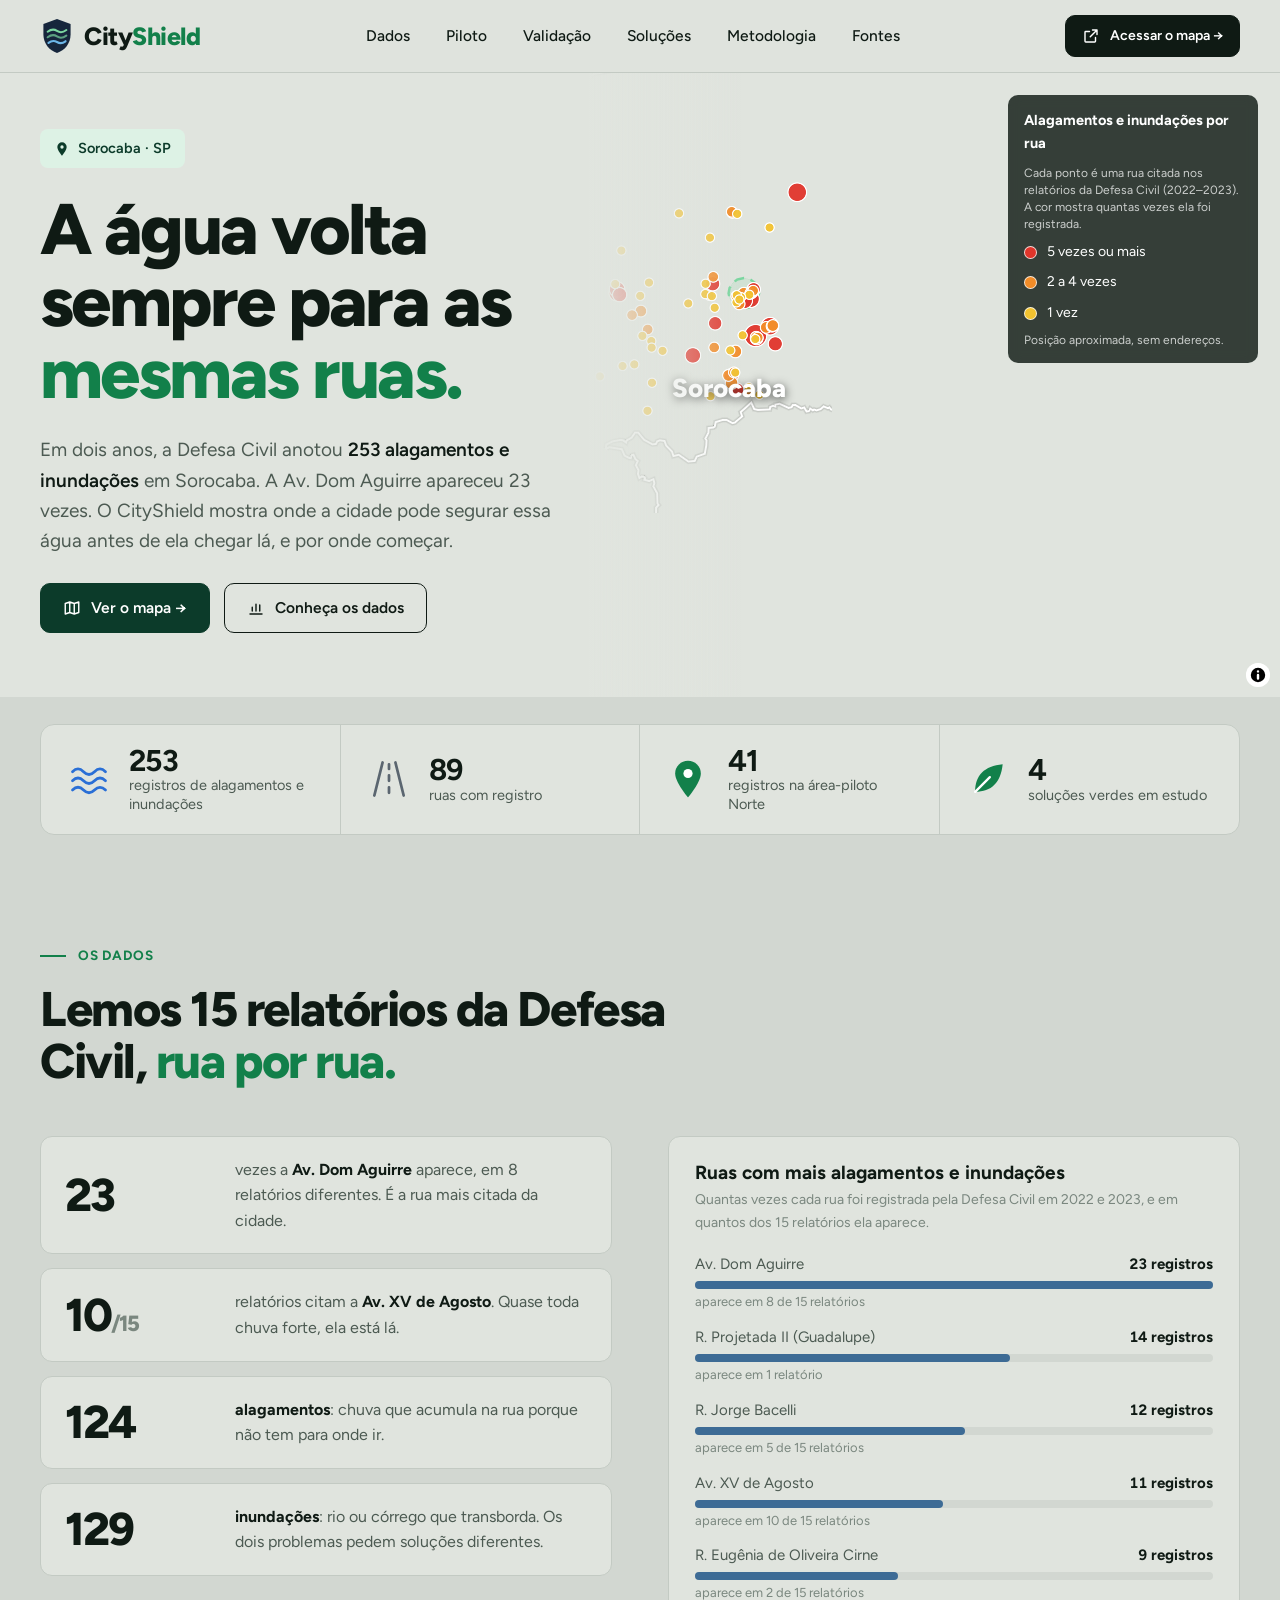
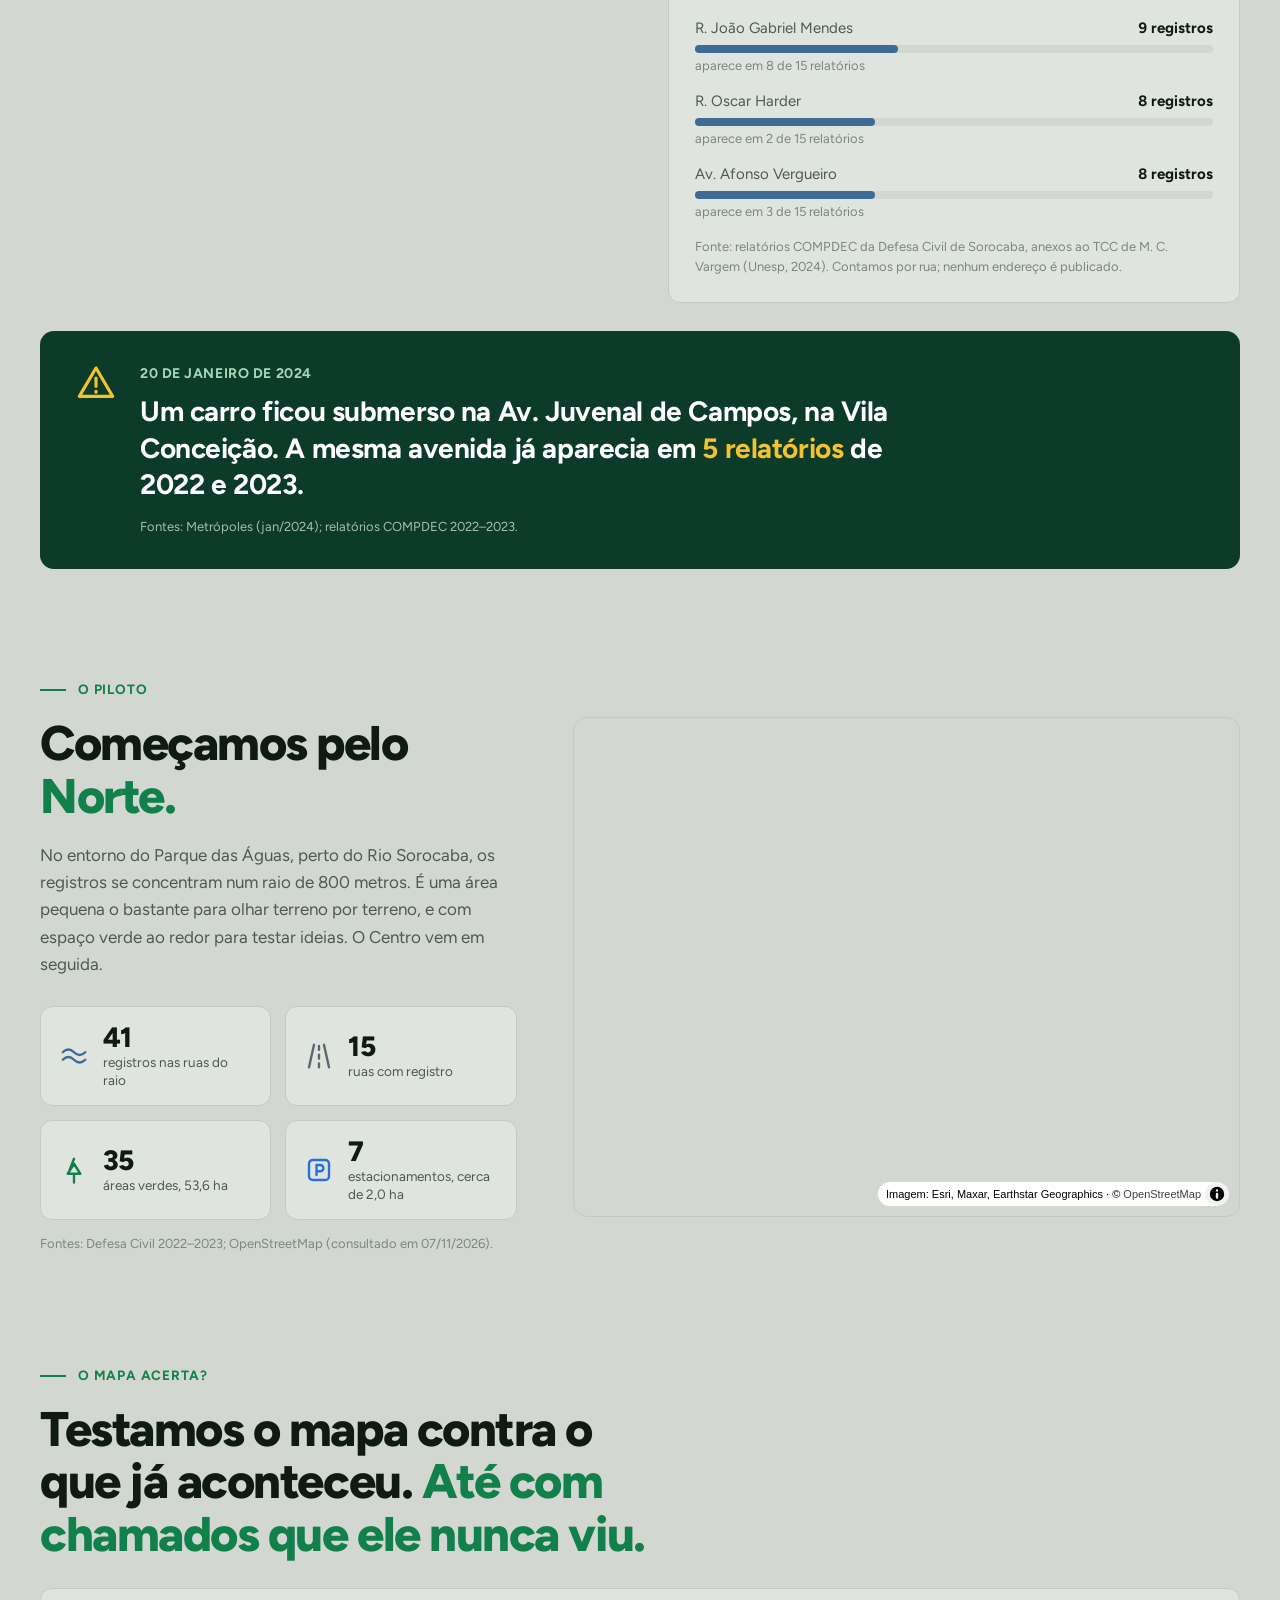
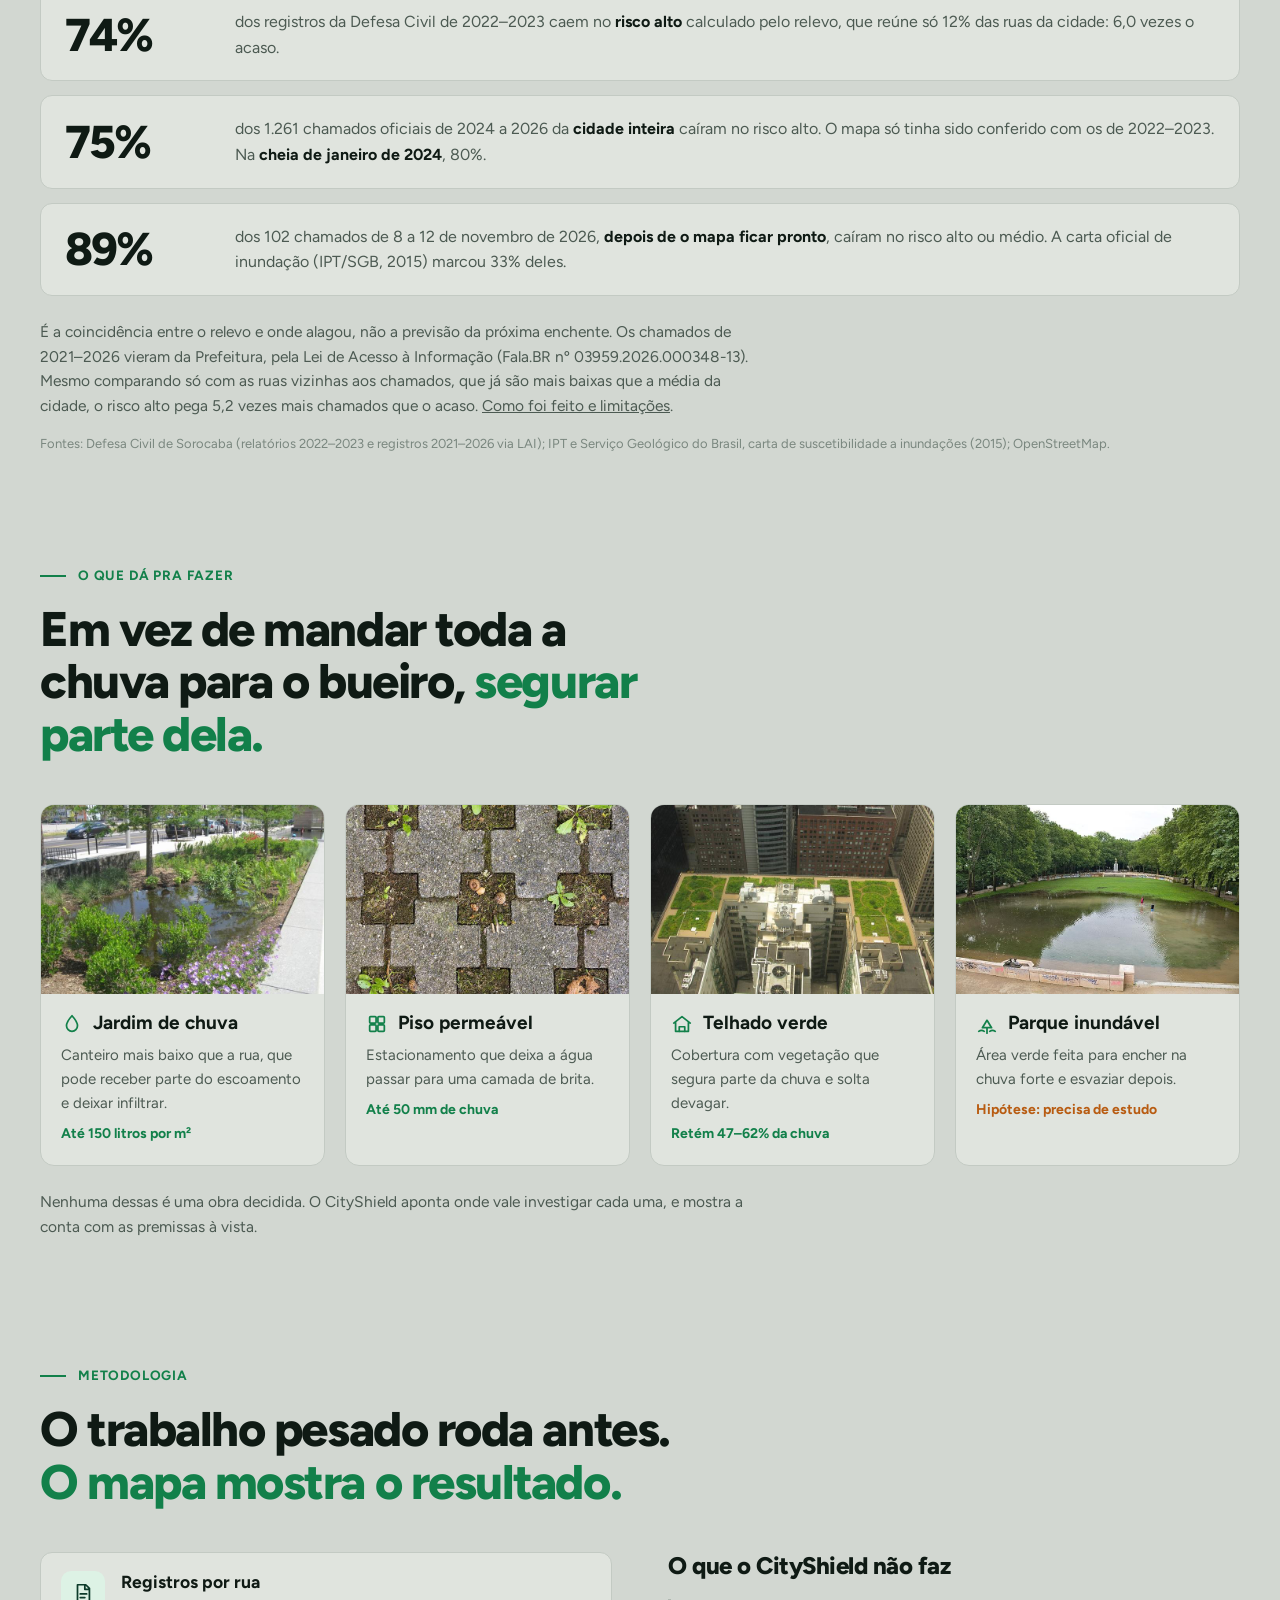
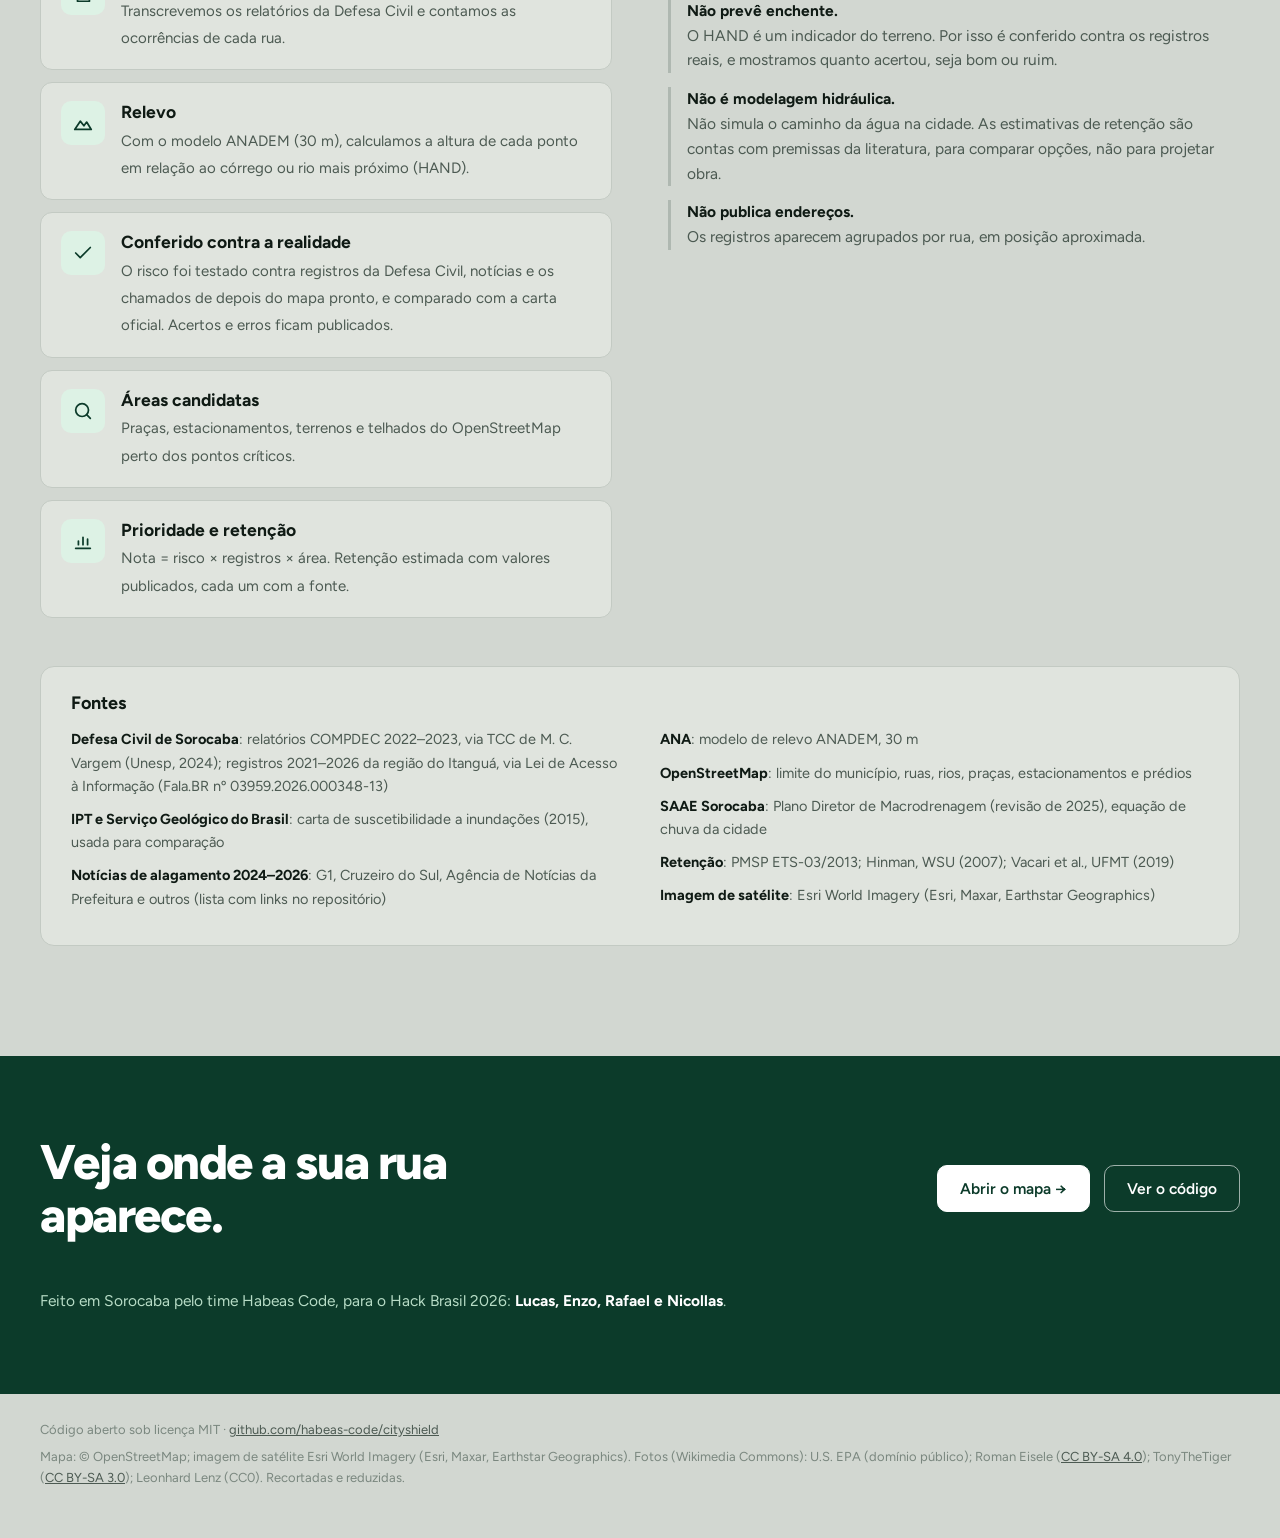
<file: docs/index.html>
<!DOCTYPE html>
<html lang="pt-BR">
<head>
<meta charset="utf-8">
<meta name="viewport" content="width=device-width, initial-scale=1">
<title>CityShield · Onde Sorocaba alaga, e onde dá pra segurar a água</title>
<meta name="description" content="Em 2022 e 2023 a Defesa Civil de Sorocaba anotou 253 alagamentos e inundações. O CityShield mostra onde eles se repetem e onde soluções verdes podem segurar parte dessa água.">
<link rel="preconnect" href="https://fonts.googleapis.com">
<link rel="preconnect" href="https://fonts.gstatic.com" crossorigin>
<link rel="icon" href="favicon.svg" type="image/svg+xml">
<link rel="stylesheet" href="https://fonts.googleapis.com/css2?family=Figtree:wght@400;500;600;700;800&display=swap">
<link rel="stylesheet" href="vendor/maplibre-gl-4.7.1/maplibre-gl.css">
<link rel="stylesheet" href="inicio.css">
</head>
<body>

<nav class="nav">
  <div class="largura">
    <a class="logo" href="#topo" aria-label="CityShield, início">
      <svg width="34" height="38" viewBox="0 0 40 44" aria-hidden="true"><path d="M20 2 4 8v12c0 11 7 19 16 22 9-3 16-11 16-22V8L20 2Z" fill="#16263C"/><path d="M9 17c4-3 8-3 11-1s7 2 11-1" fill="none" stroke="#7BD6A0" stroke-width="2.4" stroke-linecap="round"/><path d="M9 23.5c4-3 8-3 11-1s7 2 11-1" fill="none" stroke="#7BD6A0" stroke-width="2.4" stroke-linecap="round" opacity=".7"/><path d="M10 30c3.5-2.6 7-2.6 10-.9s6.5 1.7 10-.9" fill="none" stroke="#6CB6E8" stroke-width="2.6" stroke-linecap="round"/></svg>
      City<span class="verde">Shield</span>
    </a>
    <div class="nav-links">
      <a href="#dados">Dados</a>
      <a href="#piloto">Piloto</a>
      <a href="#validacao">Validação</a>
      <a href="#solucoes">Soluções</a>
      <a href="#metodo">Metodologia</a>
      <a href="#fontes">Fontes</a>
    </div>
    <a class="bt pequeno" href="mapa.html"><svg class="ico" viewBox="0 0 24 24" aria-hidden="true"><path d="M14 4h6v6M20 4l-9 9M18 14v5a1 1 0 0 1-1 1H5a1 1 0 0 1-1-1V7a1 1 0 0 1 1-1h5"/></svg><span>Acessar o mapa →</span></a>
  </div>
</nav>

<header class="hero" id="topo">
  <div class="hero-txt">
    <span class="pilula"><svg viewBox="0 0 24 24" aria-hidden="true"><path d="M12 2a7 7 0 0 0-7 7c0 5 7 13 7 13s7-8 7-13a7 7 0 0 0-7-7Zm0 9.5A2.5 2.5 0 1 1 12 6.5a2.5 2.5 0 0 1 0 5Z"/></svg>Sorocaba · SP</span>
    <h1>A água volta sempre para as <span class="verde">mesmas ruas.</span></h1>
    <p class="sub">Em dois anos, a Defesa Civil anotou <b>253 alagamentos e inundações</b> em Sorocaba. A Av. Dom Aguirre apareceu 23 vezes. O CityShield mostra onde a cidade pode segurar essa água antes de ela chegar lá, e por onde começar.</p>
    <div class="acoes">
      <a class="bt" href="mapa.html"><svg class="ico" viewBox="0 0 24 24" aria-hidden="true"><path d="M9 4 3 6v14l6-2 6 2 6-2V4l-6 2-6-2Zm0 0v14m6-12v14"/></svg>Ver o mapa →</a>
      <a class="bt contorno" href="#dados"><svg class="ico" viewBox="0 0 24 24" aria-hidden="true"><path d="M4 20h16M7 16v-5m5 5V7m5 9v-8"/></svg>Conheça os dados</a>
    </div>
  </div>
  <div class="hero-mapa">
    <div id="mapa-hero" role="img" aria-label="Imagem de satélite de Sorocaba com o contorno do município e um ponto em cada rua que teve alagamento ou inundação em 2022 e 2023"></div>
    <div class="legenda">
      <b>Alagamentos e inundações por rua</b>
      <small>Cada ponto é uma rua citada nos relatórios da Defesa Civil (2022–2023). A cor mostra quantas vezes ela foi registrada.</small>
      <span><i style="background:var(--alto)"></i>5 vezes ou mais</span>
      <span><i style="background:var(--medio)"></i>2 a 4 vezes</span>
      <span><i style="background:var(--baixo)"></i>1 vez</span>
      <small>Posição aproximada, sem endereços.</small>
    </div>
  </div>
</header>

<div class="faixa">
  <div class="largura">
    <div class="numeros">
      <div><svg class="ico" viewBox="0 0 48 48" style="color:var(--azul)" aria-hidden="true"><path d="M6 16c4-4 8-4 12 0s8 4 12 0 8-4 12 0M6 26c4-4 8-4 12 0s8 4 12 0 8-4 12 0M6 36c4-4 8-4 12 0s8 4 12 0 8-4 12 0" stroke-width="3"/></svg><p style="margin:0"><b class="n">253</b><span>registros de alagamentos e inundações</span></p></div>
      <div><svg class="ico" viewBox="0 0 48 48" style="color:#5B6670" aria-hidden="true"><path d="M17 6 8 42M31 6l9 36M24 8v5m0 7v6m0 7v6" stroke-width="3"/></svg><p style="margin:0"><b class="n">89</b><span>ruas com registro</span></p></div>
      <div><svg class="ico" viewBox="0 0 48 48" style="color:var(--verde)" aria-hidden="true"><path d="M24 4a14 14 0 0 0-14 14c0 10 14 26 14 26s14-16 14-26A14 14 0 0 0 24 4Z" fill="currentColor" stroke="none"/><circle cx="24" cy="18" r="5" fill="#fff" stroke="none"/></svg><p style="margin:0"><b class="n">41</b><span>registros na área-piloto Norte</span></p></div>
      <div><svg class="ico" viewBox="0 0 48 48" style="color:var(--verde)" aria-hidden="true"><path d="M10 38C10 20 20 10 40 8c-2 20-12 30-30 30Zm0 0 14-14" fill="currentColor" stroke="none"/><path d="M10 38 26 22" stroke="#fff" stroke-width="2.5"/></svg><p style="margin:0"><b class="n">4</b><span>soluções verdes em estudo</span></p></div>
    </div>
  </div>
</div>

<section id="dados">
  <div class="largura">
    <p class="rotulo">Os dados</p>
    <h2>Lemos 15 relatórios da Defesa Civil, <span class="verde">rua por rua.</span></h2>
    <div class="dados">
      <div class="fatos">
        <div class="fato"><b class="n">23</b><p>vezes a <strong>Av. Dom Aguirre</strong> aparece, em 8 relatórios diferentes. É a rua mais citada da cidade.</p></div>
        <div class="fato"><b class="n">10<small>/15</small></b><p>relatórios citam a <strong>Av. XV de Agosto</strong>. Quase toda chuva forte, ela está lá.</p></div>
        <div class="fato"><b class="n">124</b><p><strong>alagamentos</strong>: chuva que acumula na rua porque não tem para onde ir.</p></div>
        <div class="fato"><b class="n">129</b><p><strong>inundações</strong>: rio ou córrego que transborda. Os dois problemas pedem soluções diferentes.</p></div>
      </div>
      <div class="grafico">
        <h3>Ruas com mais alagamentos e inundações</h3>
        <p class="sub2">Quantas vezes cada rua foi registrada pela Defesa Civil em 2022 e 2023, e em quantos dos 15 relatórios ela aparece.</p>
        <ul class="barras" id="barras"></ul>
        <p class="fonte">Fonte: relatórios COMPDEC da Defesa Civil de Sorocaba, anexos ao TCC de M. C. Vargem (Unesp, 2024). Contamos por rua; nenhum endereço é publicado.</p>
      </div>
    </div>

    <div class="caso">
      <svg class="ico" viewBox="0 0 24 24" aria-hidden="true"><path d="M12 3 2 20h20L12 3Zm0 6v5m0 3v.5"/></svg>
      <div>
        <p class="data">20 de janeiro de 2024</p>
        <blockquote>Um carro ficou submerso na Av. Juvenal de Campos, na Vila Conceição. A mesma avenida já aparecia em <em>5 relatórios</em> de 2022 e 2023.</blockquote>
        <p class="fonte">Fontes: Metrópoles (jan/2024); relatórios COMPDEC 2022–2023.</p>
      </div>
    </div>
  </div>
</section>

<section id="piloto">
  <div class="largura">
    <div class="piloto">
      <div>
        <p class="rotulo">O piloto</p>
        <h2>Começamos pelo <span class="verde">Norte.</span></h2>
        <div class="texto" style="margin-top:20px">
          <p>No entorno do Parque das Águas, perto do Rio Sorocaba, os registros se concentram num raio de 800 metros. É uma área pequena o bastante para olhar terreno por terreno, e com espaço verde ao redor para testar ideias. O Centro vem em seguida.</p>
        </div>
        <div class="mini">
          <div><svg class="ico" viewBox="0 0 24 24" style="color:#3D6B95" aria-hidden="true"><path d="M3 9c3-3 6-3 9 0s6 3 9 0M3 15c3-3 6-3 9 0s6 3 9 0"/></svg><p style="margin:0"><b class="n">41</b><span>registros nas ruas do raio</span></p></div>
          <div><svg class="ico" viewBox="0 0 24 24" style="color:#5B6670" aria-hidden="true"><path d="M8 3 4 21M16 3l4 18M12 4v3m0 4v3m0 4v3"/></svg><p style="margin:0"><b class="n">15</b><span>ruas com registro</span></p></div>
          <div><svg class="ico" viewBox="0 0 24 24" style="color:var(--verde)" aria-hidden="true"><path d="M12 22v-7M7 15h10l-5-8-5 8Zm1.5-3L12 3l-3.5 9"/></svg><p style="margin:0"><b class="n">35</b><span>áreas verdes, 53,6 ha</span></p></div>
          <div><svg class="ico" viewBox="0 0 24 24" style="color:var(--azul)" aria-hidden="true"><rect x="4" y="4" width="16" height="16" rx="3"/><path d="M10 16V8h3a2.5 2.5 0 0 1 0 5h-3"/></svg><p style="margin:0"><b class="n">7</b><span>estacionamentos, cerca de 2,0 ha</span></p></div>
        </div>
        <p class="fonte">Fontes: Defesa Civil 2022–2023; OpenStreetMap (consultado em 07/11/2026).</p>
      </div>
      <div id="mapa-piloto" role="img" aria-label="Imagem de satélite da área-piloto no Norte de Sorocaba, com o círculo de 800 metros e as ruas com registro"></div>
    </div>
  </div>
</section>

<section id="validacao">
  <div class="largura">
    <p class="rotulo">O mapa acerta?</p>
    <h2>Testamos o mapa contra o que já aconteceu. <span class="verde">Até com chamados que ele nunca viu.</span></h2>
    <div class="fatos" style="margin-top:28px">
      <div class="fato"><b class="n" id="i-v-reg">74%</b><p>dos registros da Defesa Civil de 2022–2023 caem no <strong>risco alto</strong> calculado pelo relevo, que reúne só <span id="i-v-ruas">12%</span> das ruas da cidade: <span id="i-v-vezes">6,0</span> vezes o acaso.</p></div>
      <div class="fato"><b class="n" id="i-c-reg">75%</b><p>dos <span id="i-c-n">1.261</span> chamados oficiais de 2024 a 2026 da <strong>cidade inteira</strong> caíram no risco alto. O mapa só tinha sido conferido com os de 2022–2023. Na <strong>cheia de janeiro de 2024</strong>, <span id="i-c-cheia">80%</span>.</p></div>
      <div class="fato"><b class="n" id="i-l-reg">89%</b><p>dos <span id="i-l-n">102</span> chamados de 8 a 12 de novembro de 2026, <strong>depois de o mapa ficar pronto</strong>, caíram no risco alto ou médio. A carta oficial de inundação (IPT/SGB, 2015) marcou <span id="i-l-carta">33%</span> deles.</p></div>
    </div>
    <p class="nota">É a coincidência entre o relevo e onde alagou, não a previsão da próxima enchente. Os chamados de 2021–2026 vieram da Prefeitura, pela Lei de Acesso à Informação (Fala.BR nº 03959.2026.000348-13). Mesmo comparando só com as ruas vizinhas aos chamados, que já são mais baixas que a média da cidade, o risco alto pega <span id="i-c-local">5,2</span> vezes mais chamados que o acaso. <a href="https://github.com/habeas-code/cityshield/blob/main/docs/validacao.md">Como foi feito e limitações</a>.</p>
    <p class="fonte">Fontes: Defesa Civil de Sorocaba (relatórios 2022–2023 e registros 2021–2026 via LAI); IPT e Serviço Geológico do Brasil, carta de suscetibilidade a inundações (2015); OpenStreetMap.</p>
  </div>
</section>

<section id="solucoes">
  <div class="largura">
    <p class="rotulo">O que dá pra fazer</p>
    <h2>Em vez de mandar toda a chuva para o bueiro, <span class="verde">segurar parte dela.</span></h2>
    <div class="solucoes">
      <a class="sol" href="mapa.html">
        <img src="img/jardim-de-chuva.jpg" alt="Jardim de chuva com plantas e água acumulada ao lado de uma calçada" width="720" height="480" loading="lazy">
        <div><h3><svg class="ico" viewBox="0 0 24 24" aria-hidden="true"><path d="M12 3s6 6.5 6 11a6 6 0 0 1-12 0c0-4.5 6-11 6-11Z"/></svg>Jardim de chuva</h3><p>Canteiro mais baixo que a rua, que pode receber parte do escoamento e deixar infiltrar.</p><span class="ev">Até 150 litros por m²</span></div>
      </a>
      <a class="sol" href="mapa.html">
        <img src="img/piso-permeavel.jpg" alt="Piso de concreto vazado com grama crescendo nos furos" width="720" height="480" loading="lazy">
        <div><h3><svg class="ico" viewBox="0 0 24 24" aria-hidden="true"><rect x="4" y="4" width="7" height="7" rx="1"/><rect x="13" y="4" width="7" height="7" rx="1"/><rect x="4" y="13" width="7" height="7" rx="1"/><rect x="13" y="13" width="7" height="7" rx="1"/></svg>Piso permeável</h3><p>Estacionamento que deixa a água passar para uma camada de brita.</p><span class="ev">Até 50 mm de chuva</span></div>
      </a>
      <a class="sol" href="mapa.html">
        <img src="img/telhado-verde.jpg" alt="Vista aérea de um telhado coberto de vegetação no meio de prédios" width="720" height="480" loading="lazy">
        <div><h3><svg class="ico" viewBox="0 0 24 24" aria-hidden="true"><path d="M3 11 12 4l9 7M5 10v10h14V10"/><path d="M9 20v-5h6v5"/></svg>Telhado verde</h3><p>Cobertura com vegetação que segura parte da chuva e solta devagar.</p><span class="ev">Retém 47–62% da chuva</span></div>
      </a>
      <a class="sol" href="mapa.html">
        <img src="img/parque-alagavel.jpg" alt="Parque com área gramada rebaixada cheia de água depois da chuva, cercada de árvores" width="720" height="480" loading="lazy">
        <div><h3><svg class="ico" viewBox="0 0 24 24" aria-hidden="true"><path d="M12 22v-6M7 16h10l-5-8-5 8ZM3 20c2-1.5 4-1.5 6 0M15 20c2-1.5 4-1.5 6 0"/></svg>Parque inundável</h3><p>Área verde feita para encher na chuva forte e esvaziar depois.</p><span class="ev h">Hipótese: precisa de estudo</span></div>
      </a>
    </div>
    <p class="nota">Nenhuma dessas é uma obra decidida. O CityShield aponta onde vale investigar cada uma, e mostra a conta com as premissas à vista.</p>
  </div>
</section>

<section id="metodo">
  <div class="largura">
    <p class="rotulo">Metodologia</p>
    <h2>O trabalho pesado roda antes. <span class="verde">O mapa mostra o resultado.</span></h2>
    <div class="metodo">
      <ol class="cadeia">
        <li><span class="i"><svg class="ico" viewBox="0 0 24 24" aria-hidden="true"><path d="M6 3h9l4 4v14H6zM14 3v5h5M9 13h7M9 17h5"/></svg></span><div><b>Registros por rua</b><span>Transcrevemos os relatórios da Defesa Civil e contamos as ocorrências de cada rua.</span></div></li>
        <li><span class="i"><svg class="ico" viewBox="0 0 24 24" aria-hidden="true"><path d="m3 19 6-9 4 5 3-4 5 8H3Z"/></svg></span><div><b>Relevo</b><span>Com o modelo ANADEM (30 m), calculamos a altura de cada ponto em relação ao córrego ou rio mais próximo (HAND).</span></div></li>
        <li><span class="i"><svg class="ico" viewBox="0 0 24 24" aria-hidden="true"><path d="M20 6 9 17l-5-5"/></svg></span><div><b>Conferido contra a realidade</b><span>O risco foi testado contra registros da Defesa Civil, notícias e os chamados de depois do mapa pronto, e comparado com a carta oficial. Acertos e erros ficam publicados.</span></div></li>
        <li><span class="i"><svg class="ico" viewBox="0 0 24 24" aria-hidden="true"><circle cx="11" cy="11" r="7"/><path d="m20 20-4-4"/></svg></span><div><b>Áreas candidatas</b><span>Praças, estacionamentos, terrenos e telhados do OpenStreetMap perto dos pontos críticos.</span></div></li>
        <li><span class="i"><svg class="ico" viewBox="0 0 24 24" aria-hidden="true"><path d="M4 20h16M7 16v-4m5 4V8m5 8v-6"/></svg></span><div><b>Prioridade e retenção</b><span>Nota = risco × registros × área. Retenção estimada com valores publicados, cada um com a fonte.</span></div></li>
      </ol>
      <div class="limites">
        <h3>O que o CityShield não faz</h3>
        <p><b>Não prevê enchente.</b> O HAND é um indicador do terreno. Por isso é conferido contra os registros reais, e mostramos quanto acertou, seja bom ou ruim.</p>
        <p><b>Não é modelagem hidráulica.</b> Não simula o caminho da água na cidade. As estimativas de retenção são contas com premissas da literatura, para comparar opções, não para projetar obra.</p>
        <p><b>Não publica endereços.</b> Os registros aparecem agrupados por rua, em posição aproximada.</p>
      </div>
    </div>
    <div class="fontes" id="fontes">
      <h3>Fontes</h3>
      <ul>
        <li><b>Defesa Civil de Sorocaba</b>: relatórios COMPDEC 2022–2023, via TCC de M. C. Vargem (Unesp, 2024); registros 2021–2026 da região do Itanguá, via Lei de Acesso à Informação (Fala.BR nº 03959.2026.000348-13)</li>
        <li><b>IPT e Serviço Geológico do Brasil</b>: carta de suscetibilidade a inundações (2015), usada para comparação</li>
        <li><b>Notícias de alagamento 2024–2026</b>: G1, Cruzeiro do Sul, Agência de Notícias da Prefeitura e outros (lista com links no repositório)</li>
        <li><b>ANA</b>: modelo de relevo ANADEM, 30 m</li>
        <li><b>OpenStreetMap</b>: limite do município, ruas, rios, praças, estacionamentos e prédios</li>
        <li><b>SAAE Sorocaba</b>: Plano Diretor de Macrodrenagem (revisão de 2025), equação de chuva da cidade</li>
        <li><b>Retenção</b>: PMSP ETS-03/2013; Hinman, WSU (2007); Vacari et al., UFMT (2019)</li>
        <li><b>Imagem de satélite</b>: Esri World Imagery (Esri, Maxar, Earthstar Geographics)</li>
      </ul>
    </div>
  </div>
</section>

<section class="fim">
  <div class="largura">
    <h2>Veja onde a sua rua aparece.</h2>
    <div class="acoes"><a class="bt" href="mapa.html">Abrir o mapa →</a><a class="bt contorno" href="https://github.com/habeas-code/cityshield">Ver o código</a></div>
    <p class="time">Feito em Sorocaba pelo time Habeas Code, para o Hack Brasil 2026: <b>Lucas, Enzo, Rafael e Nicollas</b>.</p>
  </div>
</section>

<footer>
  <div class="largura">
    <p>Código aberto sob licença MIT · <a href="https://github.com/habeas-code/cityshield">github.com/habeas-code/cityshield</a></p>
    <p>Mapa: © OpenStreetMap; imagem de satélite Esri World Imagery (Esri, Maxar, Earthstar Geographics). Fotos (Wikimedia Commons): U.S. EPA (domínio público); Roman Eisele (<a href="https://creativecommons.org/licenses/by-sa/4.0/">CC BY-SA 4.0</a>); TonyTheTiger (<a href="https://creativecommons.org/licenses/by-sa/3.0/">CC BY-SA 3.0</a>); Leonhard Lenz (CC0). Recortadas e reduzidas.</p>
  </div>
</footer>

<script src="vendor/maplibre-gl-4.7.1/maplibre-gl.js"></script>
<script src="comum.js"></script>
<script>
(function () {
  // Gráfico das ruas, colorido pela mesma escala do mapa
  function corRec(n) { return n >= 5 ? '#E0352B' : n >= 2 ? '#F28C28' : '#F2C230'; }
  var top = [['Av. Dom Aguirre', 23, 8], ['R. Projetada II (Guadalupe)', 14, 1], ['R. Jorge Bacelli', 12, 5],
    ['Av. XV de Agosto', 11, 10], ['R. Eugênia de Oliveira Cirne', 9, 2], ['R. João Gabriel Mendes', 9, 8],
    ['R. Oscar Harder', 8, 2], ['Av. Afonso Vergueiro', 8, 3]];
  var ul = document.getElementById('barras');
  top.forEach(function (r) {
    var li = document.createElement('li');
    li.title = r[0] + ': ' + r[1] + ' registros, em ' + r[2] + ' de 15 relatórios';
    li.innerHTML = '<span class="nm"></span><span class="vl n"></span><span class="tr"><i></i></span><span class="det"></span>';
    li.querySelector('.nm').textContent = r[0];
    li.querySelector('.vl').textContent = r[1] + ' registros';
    li.querySelector('.det').textContent = 'aparece em ' + r[2] + (r[2] === 1 ? ' relatório' : ' de 15 relatórios');
    li.querySelector('i').style.width = (r[1] / 23 * 100) + '%';
    li.querySelector('i').style.background = '#3D6B95';
    ul.appendChild(li);
  });

  // "O mapa acerta?": números lidos dos mesmos arquivos do mapa (se falhar, ficam os do HTML)
  var pct = function (x) { return Math.round(x * 100) + '%'; };
  var vez = function (x) { return x.toFixed(1).replace('.', ','); };
  var por = function (id, t) { var e = document.getElementById(id); if (e) e.textContent = t; };
  fetch('dados/validacao.json').then(function (r) { return r.json(); }).then(function (v) {
    var c = v.cidade;
    por('i-v-reg', pct(c.fracao_registros.alto)); por('i-v-ruas', pct(c.fracao_ruas.alto));
    por('i-v-vezes', vez(c.vezes_acima_do_acaso_alto));
  }).catch(function () {});
  fetch('dados/lai_defesa_civil_cidade.json').then(function (r) { return r.json(); }).then(function (l) {
    var t = l.grupos['2024_a_2026'].hand.cidade;
    por('i-c-reg', pct(t.fracao_registros.alto)); por('i-c-n', Math.round(t.registros_considerados).toLocaleString('pt-BR'));
    por('i-c-cheia', pct(l.grupos.cheia_jan_2024.hand.cidade.fracao_registros.alto));
    por('i-c-local', vez(l.comparacao_local.regiao['2024_a_2026'].hand.cidade.vezes_acima_do_acaso_alto));
  }).catch(function () {});
  fetch('dados/lai_defesa_civil.json').then(function (r) { return r.json(); }).then(function (l) {
    var am = function (x) { return x.alto + x.medio; };
    var d = l.grupos.depois_do_mapa, h = d.hand.cidade, k = d.carta.cidade;
    por('i-l-reg', pct(am(h.fracao_registros))); por('i-l-n', Math.round(h.registros_considerados));
    por('i-l-carta', pct(1 - k.fracao_registros.fora));
  }).catch(function () {});

  // Satélite Esri World Imagery (imagem de alta resolução; créditos no botão ⓘ)
  var SATELITE = {
    version: 8,
    sources: { sat: { type: 'raster', tileSize: 256, maxzoom: 18,
      tiles: ['https://server.arcgisonline.com/ArcGIS/rest/services/World_Imagery/MapServer/tile/{z}/{y}/{x}'],
      attribution: 'Imagem: Esri, Maxar, Earthstar Geographics · © <a href="https://www.openstreetmap.org/copyright">OpenStreetMap</a>' } },
    layers: [{ id: 'sat', type: 'raster', source: 'sat', paint: { 'raster-saturation': -0.1, 'raster-contrast': 0.08 } }]
  };

  function estilizar(map, comLimite) {
    map.setPaintProperty('ruas', 'circle-color', ['step', ['get', 'registros'], '#F2C230', 2, '#F28C28', 5, '#E0352B']);
    map.setPaintProperty('ruas', 'circle-radius', ['interpolate', ['linear'], ['sqrt', ['get', 'registros']], 1, 4.5, 4.8, 11]);
    map.setPaintProperty('ruas', 'circle-opacity', 0.95);
    map.setPaintProperty('ruas', 'circle-stroke-color', '#FFFFFF');
    map.setPaintProperty('ruas', 'circle-stroke-width', 1.2);
    map.setLayoutProperty('ruas-halo', 'visibility', 'none');
    map.setPaintProperty('piloto-fundo', 'fill-color', '#7BD6A0');
    map.setPaintProperty('piloto-fundo', 'fill-opacity', 0.14);
    map.setPaintProperty('piloto-borda', 'line-color', '#7BD6A0');
    map.setPaintProperty('piloto-borda', 'line-width', 2.5);
    if (comLimite) {
      map.addSource('limite', { type: 'geojson', data: 'dados/limite_sorocaba.geojson' });
      map.addLayer({ id: 'limite-sombra', type: 'line', source: 'limite', paint: { 'line-color': '#000', 'line-width': 5, 'line-opacity': 0.25, 'line-blur': 2 } }, 'piloto-fundo');
      map.addLayer({ id: 'limite', type: 'line', source: 'limite', paint: { 'line-color': '#FFFFFF', 'line-width': 2 } }, 'piloto-fundo');
    }
  }

  var hero = CityShield.criarMapa('mapa-hero', {
    estilo: SATELITE, center: [-47.46, -23.49], zoom: 10.6, interativo: false,
    aoCarregar: function (m) {
      estilizar(m, true);
      if (m._rotuloPiloto) m._rotuloPiloto.getElement().style.display = 'none';
      var nome = document.createElement('div');
      nome.textContent = 'Sorocaba';
      nome.style.cssText = 'font:800 26px/1 Figtree,Segoe UI,sans-serif;color:#fff;text-shadow:0 2px 10px rgba(0,0,0,.7);pointer-events:none';
      new maplibregl.Marker({ element: nome }).setLngLat([-47.455, -23.515]).addTo(m);
      m.fitBounds([[-47.571, -23.590], [-47.302, -23.350]], { padding: { top: 30, bottom: 30, left: Math.min(160, m.getContainer().clientWidth * 0.2), right: 30 }, duration: 0 });
    }
  });
  if (hero) { hero.scrollZoom.disable(); hero.dragPan.disable(); hero.doubleClickZoom.disable(); hero.touchZoomRotate.disable(); }

  CityShield.criarMapa('mapa-piloto', {
    estilo: SATELITE, center: [-47.4472, -23.4702], zoom: 14, interativo: false,
    aoCarregar: function (m) { estilizar(m, false); }
  });
})();
</script>
</body>
</html>
</file>
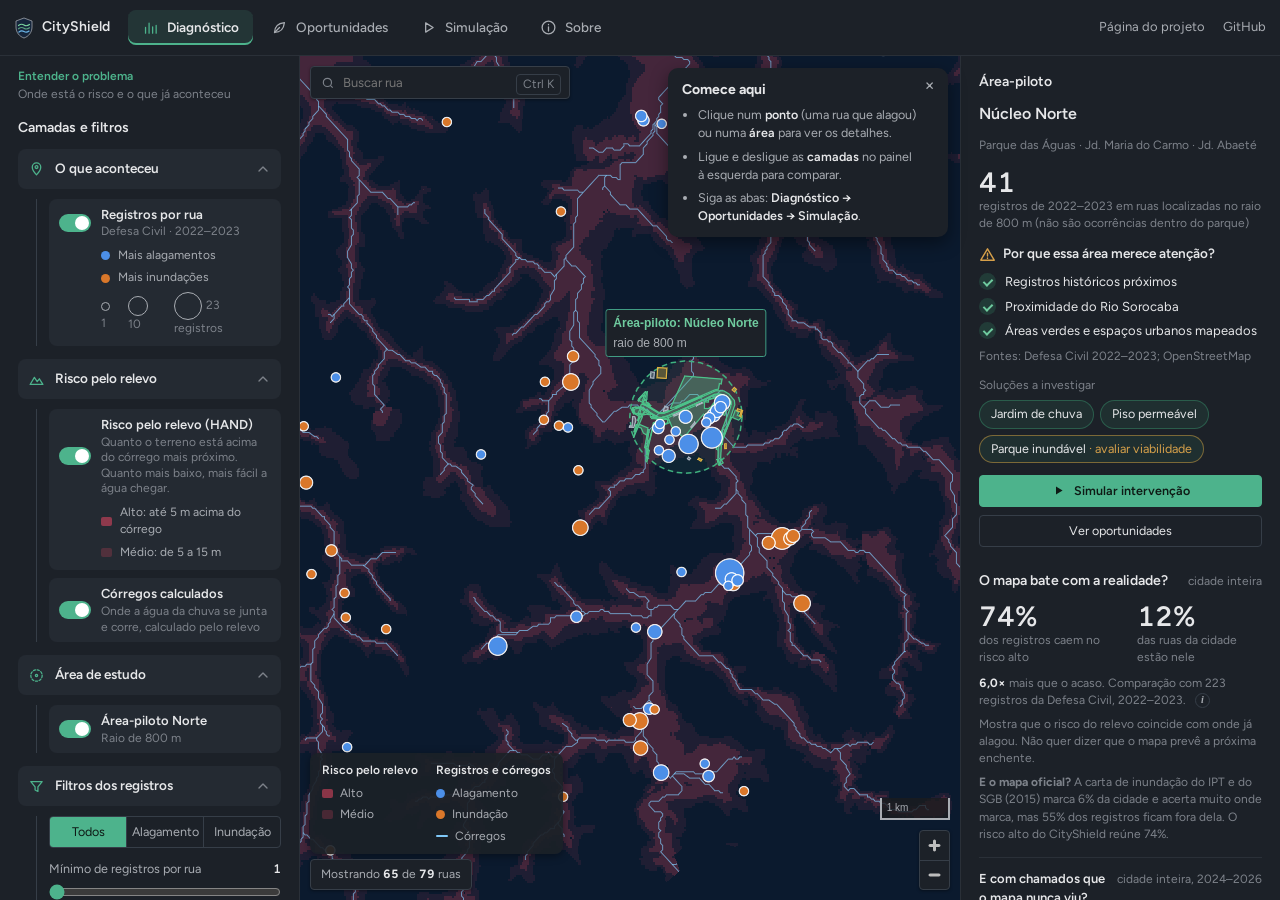
<file: docs/mapa.html>
<!DOCTYPE html>
<html lang="pt-BR">
<head>
<meta charset="utf-8">
<meta name="viewport" content="width=device-width, initial-scale=1">
<title>Plataforma · CityShield</title>
<link rel="icon" href="favicon.svg" type="image/svg+xml">
<link rel="preconnect" href="https://fonts.googleapis.com">
<link rel="preconnect" href="https://fonts.gstatic.com" crossorigin>
<link rel="stylesheet" href="https://fonts.googleapis.com/css2?family=Figtree:wght@400;500;600;700&display=swap">
<link rel="stylesheet" href="vendor/maplibre-gl-4.7.1/maplibre-gl.css">
<style>
:root{
  --bg:#15191E; --panel:#1C2128; --panel-2:#242A32; --hover:#2B323B; --line:#2A3038; --line-2:#363E48;
  --ink:#E6E7E9; --ink-2:#A9ADB3; --muted:#7D828A;
  --accent:#4DB38C; --green:#419D83; --green-t:#6CC2A8; --alag:#4C8FE8; --inund:#D9772A; --warn:#D6A04A;
  --risco-alto:#D6455D; --risco-medio:#E8A0AC;
  --sans:"Figtree","Segoe UI","Helvetica Neue",Arial,system-ui,sans-serif;
}
*{box-sizing:border-box}
[hidden]{display:none!important}
html,body{height:100%;margin:0}
body{display:grid;grid-template-rows:56px 1fr;font:13px/1.45 var(--sans);color:var(--ink);background:var(--bg);overflow:hidden;-webkit-font-smoothing:antialiased}
a{color:var(--accent);text-decoration:none}
a:hover{text-decoration:underline}
button{font:inherit;color:inherit;background:none;border:0;padding:0;cursor:pointer}
:focus-visible{outline:2px solid var(--accent);outline-offset:1px}
.n{font-variant-numeric:tabular-nums}

/* Cabeçalho */
header{display:flex;align-items:center;gap:18px;padding:0 14px;background:var(--panel);border-bottom:1px solid var(--line);min-width:0}
.logo{display:flex;align-items:center;gap:8px;color:var(--ink);font-weight:600;font-size:14px}
.logo:hover{text-decoration:none}
.titulo{color:var(--ink-2);font-size:13px;padding-left:14px;border-left:1px solid var(--line)}
header nav.links{margin-left:auto;display:flex;gap:18px;font-size:13px;flex:none}
header nav.links a{color:var(--ink-2)}
header nav.links a:hover{color:var(--ink);text-decoration:none}

.app{display:grid;grid-template-columns:300px minmax(0,1fr) 320px;min-height:0}
/* Simulação e Sobre: sem o painel da direita, o mapa ganha o espaço */
@media (min-width:1181px){.app.sem-dir{grid-template-columns:300px minmax(0,1fr)}}
.app.sem-dir .dir{display:none}

/* Painéis laterais */
.lado{background:var(--panel);display:flex;flex-direction:column;min-height:0}
.esq{border-right:1px solid var(--line)}
.dir{border-left:1px solid var(--line);overflow-y:auto}
.abas{display:flex;gap:4px;min-width:0;overflow-x:auto;scrollbar-width:none}
.abas::-webkit-scrollbar{display:none}
.abas button{display:flex;align-items:center;gap:8px;padding:8px 14px;border-radius:8px;color:var(--ink-2);font-size:13.5px;font-weight:500;white-space:nowrap;flex:none}
.abas button svg{width:17px;height:17px;flex:none;fill:none;stroke:currentColor;stroke-width:1.8;stroke-linecap:round;stroke-linejoin:round}
.abas button:hover{color:var(--ink);background:var(--hover)}
.abas button[aria-selected="true"]{color:var(--ink);background:rgba(77,179,140,.14);font-weight:600;box-shadow:inset 0 -2px 0 var(--accent)}
.abas button[aria-selected="true"] svg{color:var(--accent)}
.passos{margin:0;padding-left:18px;display:grid;gap:6px;color:var(--ink-2);font-size:13px}
.passos b{color:var(--ink);font-weight:600}
.links-lista{margin:0;padding:0;list-style:none;display:grid;gap:7px;font-size:13px}
.links-lista.baixar span{display:block;font-size:12px;color:var(--muted);margin-top:1px}
.rolar{overflow-y:auto;flex:1;min-height:0;scrollbar-width:none}
.rolar::-webkit-scrollbar{display:none}
.bloco{padding:16px 18px 6px}
.bloco h3{margin:0 0 10px;font-size:14px;font-weight:600;letter-spacing:.005em}
.bloco > p{margin:0;color:var(--ink-2);font-size:13px;line-height:1.5}
.sub{color:var(--muted);font-size:12px}

/* Lista de camadas (estilo CARTO Builder) */
.camada{border-radius:8px;background:var(--panel-2);margin-bottom:8px}
.sec{margin:0}
#a-diag:not([hidden]){display:flex;flex-direction:column}
#a-diag > .bloco-camadas{display:flex;flex-direction:column;gap:11px;padding-top:12px;padding-bottom:10px}
#a-diag > .bloco-camadas h3{margin:0}
#a-diag > .bloco:last-child{margin-top:auto;padding-top:6px;padding-bottom:14px}
.sec-cab{display:flex;align-items:center;gap:10px;width:100%;padding:10px 10px;border-radius:8px;font-size:13.5px;font-weight:600;color:var(--ink);text-align:left}
.sec-cab:hover{background:var(--hover)}
.sec.aberta > .sec-cab{background:var(--panel-2)}
.sec-cab > svg:first-child{width:17px;height:17px;flex:none;fill:none;stroke:var(--ink-2);stroke-width:1.8;stroke-linecap:round;stroke-linejoin:round}
.sec.aberta > .sec-cab > svg:first-child{stroke:var(--accent)}
.sec-cab span{flex:1}
.sec-cab .seta{width:16px;height:16px;fill:none;stroke:var(--muted);stroke-width:2;stroke-linecap:round;stroke-linejoin:round;transition:transform .15s}
.sec.aberta .seta{transform:rotate(180deg)}
.sec-corpo{margin:10px 0 2px 18px;padding-left:12px;border-left:1px solid var(--line-2)}
.sec-corpo .camada:last-child{margin-bottom:0}
.sec-corpo .seg{margin-top:2px}
.grupo{margin:14px 0 6px;font-size:12px;font-weight:600;color:var(--ink-2)}
.bloco h3 + .grupo{margin-top:0}
.camada-cab{display:flex;align-items:center;gap:10px;padding:7px 10px}
.olho{position:relative;width:32px;height:18px;border-radius:9px;background:var(--accent);flex:none;transition:background .15s}
.olho::after{content:"";position:absolute;top:2px;left:16px;width:14px;height:14px;border-radius:50%;background:#fff;transition:left .15s}
.olho[aria-pressed="false"]{background:#4A525C}
.olho[aria-pressed="false"]::after{left:2px}
.olho svg{display:none}
.olho:hover{filter:brightness(1.1)}
.camada-nome{flex:1;min-width:0}
.camada-nome b{display:block;font-weight:600;font-size:13px}
.camada-nome span{display:block;color:var(--muted);font-size:12px;line-height:1.3}
.camada-leg{padding:0 12px 9px 52px;display:grid;gap:5px;font-size:12px;color:var(--ink-2)}
.camada-leg .it{display:flex;align-items:center;gap:8px}
.camada-leg .it i{width:9px;height:9px;border-radius:50%;flex:none}
.camada-leg .it i.q{border-radius:2px;width:11px}
.camada-leg .tam{display:flex;align-items:center;gap:10px;color:var(--muted);font-size:12px}
.camada-leg .tam i{display:inline-block;border-radius:50%;border:1px solid var(--ink-2);margin-right:4px;vertical-align:middle}
.camada.off{opacity:.55}
.camada.off .camada-nome span{color:var(--warn)}
.camada.desligada .camada-leg{display:none}

/* Controles */
.seg{display:flex;border:1px solid var(--line-2);border-radius:4px;overflow:hidden}
.seg button{flex:1;padding:6px 4px;font-size:12.5px;color:var(--ink-2);border-right:1px solid var(--line-2)}
.seg button:last-child{border-right:0}
.seg button[aria-pressed="true"]{background:var(--accent);color:#0E1A15}
.faixa{display:grid;gap:6px;margin-top:12px;font-size:12.5px;color:var(--ink-2)}
.faixa .l{display:flex;justify-content:space-between}
.faixa .l b{color:var(--ink);font-weight:600}
input[type=range]{width:100%;margin:0;accent-color:var(--accent)}
input[type=number],select{width:100%;background:var(--bg);border:1px solid var(--line-2);border-radius:4px;color:var(--ink);padding:6px 8px;font:13px var(--sans)}
label.campo,div.campo{display:grid;gap:5px;font-size:12.5px;color:var(--ink-2);margin-top:12px}
div.campo:first-of-type,label.campo:first-child{margin-top:0}
label.campo .l{display:flex;justify-content:space-between}
label.campo .l b{color:var(--ink);font-weight:600}

/* Soluções */
.fila{list-style:none;margin:8px 0 0;padding:0}
.fila li{margin-bottom:6px}
.fila li button{display:grid;grid-template-columns:24px 1fr auto;gap:10px;align-items:center;width:100%;padding:9px 10px;border-radius:8px;background:var(--panel-2);text-align:left;color:var(--ink)}
.fila li button:hover,.fila li button:focus-visible{background:var(--hover)}
.fila .pos{font-size:12.5px;font-weight:600;color:var(--muted);font-variant-numeric:tabular-nums;text-align:right}
.fila .nome{display:grid;min-width:0}
.fila .nome b{font-size:12.5px;font-weight:600;white-space:nowrap;overflow:hidden;text-overflow:ellipsis}
.fila .nome span{font-size:12px;color:var(--green-t)}
.fila .nome small{font-size:12px;color:var(--muted);white-space:nowrap;overflow:hidden;text-overflow:ellipsis}
.fila .nt{display:grid;justify-items:end;gap:4px;font-size:15px;font-weight:600;font-variant-numeric:tabular-nums}
.fila .nt i{display:block;width:44px;height:4px;border-radius:2px;background:var(--panel-2);overflow:hidden}
.fila .nt i::after{content:"";display:block;height:100%;width:var(--w);background:var(--c)}
.fila-mais{margin-top:8px;padding:6px 10px;border:1px solid var(--line-2);border-radius:4px;font-size:12.5px;color:var(--ink-2)}
.fila-mais:hover{color:var(--ink);border-color:var(--accent)}
.fila-nota{margin:8px 0 0}
.sol{margin:0 18px 10px;padding:12px 14px;border-radius:8px;background:var(--panel-2);display:grid;gap:5px}
.sol-leg{margin:0 18px 8px}
.sol-t{display:flex;align-items:center;justify-content:space-between;gap:8px}
.sol-t b{font-weight:600}
.status{font-size:12px;padding:2px 7px;border-radius:3px;white-space:nowrap}
.status.inv{background:rgba(65,157,131,.16);color:var(--green-t)}
.status.hip{background:rgba(217,164,65,.15);color:#E2B866}
.sol p{margin:0;color:var(--ink-2);font-size:12.5px}
.sol button{justify-self:start;color:var(--accent);font-size:12.5px;margin-top:2px}
.sol button:hover{text-decoration:underline}
.aqui{margin:2px 0 0!important;font-size:12.5px;color:var(--ink)!important;border-left:2px solid var(--green);padding:2px 0 2px 9px}
.aqui b{font-weight:600}
.fonte-l{margin:0;font-size:12px;color:var(--muted)}
.sim-kpis{display:grid;grid-template-columns:repeat(3,1fr);border:1px solid var(--line);border-radius:4px;margin-bottom:14px}
.sim-kpis div{padding:8px 10px;border-right:1px solid var(--line)}
.sim-kpis div:last-child{border-right:0}
.sim-kpis span{display:block;font-size:12px;color:var(--muted)}
.sim-kpis b{font-size:15px;font-weight:600}
.empilhada{display:flex;height:22px;border-radius:3px;overflow:hidden;margin:10px 0 6px;background:#3A3D42}
.empilhada i{display:block;height:100%}
.emp-leg{display:flex;justify-content:space-between;gap:10px;font-size:12px;color:var(--ink-2)}
.emp-leg span::before{content:"";display:inline-block;width:9px;height:9px;border-radius:2px;margin-right:6px;vertical-align:-1px;background:var(--c)}
.equiv{margin:12px 0 0;font-size:12.5px;color:var(--ink-2)}
.equiv b{color:var(--ink)}
.ref{font-size:12px;color:var(--muted)}
.c-dest{display:grid;grid-template-columns:1fr 1fr;gap:8px;margin-bottom:6px}
.c-dest div{border-radius:8px;padding:10px 12px;background:var(--panel-2)}
.c-dest span{display:block;font-size:12px;color:var(--ink-2)}
.c-dest b{display:block;font-size:22px;font-weight:600;line-height:1.15;margin-top:3px;color:var(--ink)}
.c-dest small{display:block;font-size:12px;color:var(--muted);margin-top:2px}
.c-dest .ret{background:rgba(65,157,131,.12)}
.c-dest .ret b{color:var(--green-t)}
.ad{margin-top:12px}
.ad-rot{display:flex;justify-content:space-between;gap:8px;font-size:12.5px;color:var(--ink-2)}
.ad-rot b{color:var(--ink);font-weight:600}
.ad .empilhada{margin:5px 0 0}
.contrib{display:grid;gap:9px;margin-top:16px}
.contrib-tit{font-size:12.5px;color:var(--ink-2)}
.contrib-l{display:grid;grid-template-columns:112px 1fr auto;gap:10px;align-items:center;font-size:12.5px}
.contrib-l span{display:grid}
.contrib-l span b{font-weight:600;font-size:12.5px}
.contrib-l span small{font-size:12px;color:var(--muted)}
.contrib-l > i{display:block;height:8px;border-radius:4px;background:var(--panel-2);overflow:hidden}
.contrib-l > i > i{display:block;height:100%;border-radius:4px;background:var(--green)}
.contrib-l > b{font-weight:600;font-size:12.5px;white-space:nowrap}
.ad-tab{width:100%;border-collapse:collapse;margin-top:12px;font-size:12px}
.ad-tab th{font-weight:400;color:var(--muted);text-align:left;padding:4px 0;border-bottom:1px solid var(--line)}
.ad-tab td{padding:5px 0;border-bottom:1px solid var(--line);color:var(--ink-2)}
.ad-tab td:nth-child(n+2),.ad-tab th:nth-child(n+2){text-align:right;font-variant-numeric:tabular-nums}
.ad-tab td b{color:var(--ink);font-weight:600}
.aviso a{color:var(--accent)}
.aviso{margin:14px 18px 18px;padding:10px 12px;border-radius:8px;background:rgba(214,160,74,.08);color:var(--ink-2);font-size:12px;line-height:1.45}

/* Simulação */
.opcoes{display:grid;grid-template-columns:1fr 1fr;gap:6px}
.opcoes button{display:flex;align-items:center;gap:7px;padding:8px 9px;border:1px solid transparent;border-radius:6px;background:var(--panel-2);font-size:12.5px;color:var(--ink-2);text-align:left}
.opcoes button svg{width:16px;height:16px;flex:none;fill:none;stroke:currentColor;stroke-width:1.7;stroke-linecap:round;stroke-linejoin:round}
.opcoes button[aria-pressed="true"]{border-color:rgba(77,179,140,.55);color:var(--ink);background:rgba(77,179,140,.12)}
.formula{display:flex;align-items:baseline;gap:8px}
.formula b{font-size:30px;font-weight:600;line-height:1}
.formula span{color:var(--ink-2)}
.pct{color:var(--ink-2);font-size:12.5px;margin:4px 0 12px}
.pct b{color:var(--green)}
.prem{margin:0;padding:0;list-style:none;display:grid;gap:7px;font-size:12.5px}
.prem li{display:grid;grid-template-columns:100px 1fr;gap:8px;color:var(--ink-2)}
.prem li span:first-child{color:var(--muted)}

/* Widgets (estilo CARTO / ArcGIS Dashboards) */
.widget{padding:16px 18px 8px}
.w-cab{display:flex;align-items:baseline;justify-content:space-between;gap:8px;margin-bottom:10px}
.w-cab h3{margin:0;font-size:14px;font-weight:600}
.w-cab button{color:var(--accent);font-size:12px}
.w-cab .sub{white-space:nowrap}
.kpi{display:flex;gap:22px}
.kpi div{display:grid}
.kpi b{font-size:28px;font-weight:600;line-height:1.1}
.kpi span{color:var(--muted);font-size:12px}
.cats{display:grid;gap:9px}
.cat{display:grid;grid-template-columns:1fr auto;gap:4px 10px;text-align:left;width:100%;padding:2px 0}
.cat .nm{color:var(--ink-2);white-space:nowrap;overflow:hidden;text-overflow:ellipsis}
.cat .vl{color:var(--ink)}
.cat .tr{grid-column:1/-1;height:4px;background:var(--panel-2);border-radius:2px}
.cat .tr i{display:block;height:100%;border-radius:2px}
.cat:hover .nm{color:var(--ink)}
.cats.filtrando .cat:not(.ativo){opacity:.4}
.hist{display:grid;grid-template-columns:repeat(6,1fr);gap:4px;align-items:end;height:88px}
.hist div{display:grid;align-content:end;height:100%}
.hist i{display:block;background:var(--accent);border-radius:2px 2px 0 0;min-height:2px}
.hist-x{display:grid;grid-template-columns:repeat(6,1fr);gap:4px;margin-top:5px;font-size:12px;color:var(--muted);text-align:center}
.det h2{margin:2px 0 2px;font-size:16px;font-weight:600}
.det .kpi{margin:12px 0}
.det ul{margin:0 0 12px;padding-left:18px;color:var(--ink-2);display:grid;gap:3px}
.det ul.checks{list-style:none;padding:0;gap:7px}
.det ul.checks li{position:relative;padding-left:26px;color:var(--ink);font-size:13px;line-height:1.35}
.det ul.checks li::before{content:"";position:absolute;left:0;top:0;width:17px;height:17px;border-radius:50%;background:rgba(63,178,127,.18)}
.det ul.checks li::after{content:"";position:absolute;left:6px;top:4px;width:4px;height:7px;border:solid #6FCB9F;border-width:0 2px 2px 0;transform:rotate(45deg)}
.rot-alerta{display:flex;align-items:center;gap:7px;color:var(--ink)!important;font-size:13.5px!important;font-weight:600;margin:4px 0 9px!important}
.rot-alerta svg{width:17px;height:17px;fill:none;stroke:var(--warn);stroke-width:2;stroke-linecap:round;stroke-linejoin:round}
.det .rot{font-size:12px;color:var(--muted);margin:0 0 6px}
.tags{display:flex;flex-wrap:wrap;gap:6px;margin-bottom:12px}
.tags span{font-size:12.5px;padding:4px 11px;border-radius:999px;background:rgba(63,178,127,.10);border:1px solid rgba(63,178,127,.35);color:var(--ink)}
.tags span.h{border-color:rgba(217,164,65,.5)}
.tags span.h::after{content:" · avaliar viabilidade";color:var(--warn)}
.botoes{display:grid;gap:8px}
.bt-grande{display:flex;align-items:center;justify-content:center;gap:8px;padding:10px 12px;font-size:13.5px;font-weight:600;border-radius:8px}
.bt-grande svg{width:15px;height:15px;fill:currentColor}
.bt{padding:6px 12px;border:1px solid var(--line-2);border-radius:4px;font-size:12.5px}
.bt:hover{background:var(--hover)}
.bt.pri{background:var(--accent);border-color:var(--accent);color:#0E1A15}
.bt.pri:hover{filter:brightness(1.1)}

/* Painel de simulação sobre o mapa */
.sim-painel{position:absolute;left:12px;right:12px;bottom:12px;margin:0 auto;max-width:900px;z-index:3;background:var(--panel);border-radius:10px;padding:14px 16px 16px;box-shadow:0 8px 24px rgba(0,0,0,.45)}
.sp-cab{display:flex;gap:10px;align-items:flex-start;margin-bottom:12px}
.sp-x{margin-left:auto;flex:none;width:30px;height:30px;border-radius:6px;font-size:22px;line-height:1;color:var(--ink-2)}
.sp-x:hover{background:var(--hover);color:var(--ink)}
.sp-cab svg{width:20px;height:20px;flex:none;margin-top:1px;fill:none;stroke:var(--accent);stroke-width:2;stroke-linecap:round;stroke-linejoin:round}
.sp-cab b{display:block;font-size:15px;font-weight:600}
.sp-cab span{display:block;font-size:12.5px;color:var(--ink-2)}
.sp-corpo{display:grid;grid-template-columns:200px minmax(0,1fr);grid-template-rows:auto auto;gap:12px 18px}
.sp-ctrl{grid-row:1 / span 2;display:grid;align-content:start;gap:14px}
.sp-chuva{display:grid;gap:4px}
.sp-chuva span{font-size:12.5px;color:var(--ink-2)}
.sp-chuva b{font-size:22px;font-weight:600;line-height:1.1}
.sp-chuva small{font-size:12px;color:var(--muted);line-height:1.35}
.sp-chuva .sp-volta{color:var(--ink-2)}
.sp-obs{margin:10px 0 0;font-size:12px;line-height:1.45;color:var(--muted)}
.sp-sols{border:0;margin:0;padding:0;display:grid;gap:7px}
.sp-sols legend{padding:0;margin-bottom:6px;font-size:12.5px;color:var(--ink-2)}
.sp-check{display:flex;align-items:center;gap:8px;font-size:13px;cursor:pointer}
.sp-check input{width:15px;height:15px;margin:0;accent-color:var(--accent);flex:none}
.sp-check svg{width:15px;height:15px;flex:none;fill:none;stroke:var(--ink-2);stroke-width:1.8;stroke-linecap:round;stroke-linejoin:round}
.sp-prio{font-size:12.5px;color:var(--ink-2)}
.sp-mapas{display:grid;grid-template-columns:minmax(0,1fr) 30px minmax(0,1fr);align-items:center}
.sp-mapa{position:relative;height:170px;border-radius:8px;overflow:hidden;background:#101317}
.sp-mini{position:absolute;inset:0}
.sp-mini .maplibregl-ctrl-top-right,.sp-mini .maplibregl-ctrl-bottom-right .maplibregl-ctrl-group{display:none}
.sp-tag{position:absolute;top:8px;left:50%;transform:translateX(-50%);padding:3px 12px;border-radius:999px;background:rgba(20,24,29,.85);font-size:12px;font-weight:600;z-index:2}
.sp-tag.depois{background:#2F7D5C}
.sp-seta{display:grid;place-items:center}
.sp-seta svg{width:24px;height:24px;padding:4px;border-radius:50%;background:var(--panel-2);fill:none;stroke:var(--ink);stroke-width:2;stroke-linecap:round;stroke-linejoin:round}
.sp-kpis{display:grid;grid-template-columns:repeat(3,minmax(0,1fr));gap:8px;grid-column:2;grid-row:1}
.sp-mapas{grid-column:2;grid-row:2}
.sp-kpi{display:grid;grid-template-columns:22px 1fr;gap:2px 8px;align-items:center;padding:10px 12px;border-radius:8px;background:var(--panel-2)}
.sp-kpi svg{grid-row:1 / span 2;width:20px;height:20px;fill:none;stroke-width:1.9;stroke-linecap:round;stroke-linejoin:round}
.sp-kpi span{font-size:12px;color:var(--ink-2)}
.sp-kpi b{font-size:21px;font-weight:600;line-height:1.15}
.sp-kpi b small{font-size:12px;font-weight:500;color:var(--ink-2);margin-left:4px}
.mapa-area.sim .visivel,.mapa-area.sim #mapa .maplibregl-ctrl-bottom-right .maplibregl-ctrl-group{display:none}
.dica{position:absolute;top:12px;right:12px;z-index:3;width:280px;padding:12px 30px 12px 14px;border-radius:10px;background:var(--panel);box-shadow:0 6px 18px rgba(0,0,0,.45);font-size:12.5px;color:var(--ink-2)}
.dica > b{display:block;font-size:14px;color:var(--ink);margin-bottom:6px}
.dica ul{margin:0;padding-left:16px;display:grid;gap:5px}
.dica li b{color:var(--ink);font-weight:600}
.dica-x{position:absolute;top:6px;right:8px;width:22px;height:22px;border-radius:4px;font-size:18px;line-height:1;color:var(--ink-2)}
.dica-x:hover{background:var(--hover);color:var(--ink)}
.mapa-area.sim .dica{display:none}
.leg-mapa{position:absolute;left:10px;bottom:46px;z-index:2;display:flex;gap:18px;padding:9px 12px;border-radius:8px;background:rgba(28,33,40,.92);box-shadow:0 2px 8px rgba(0,0,0,.4);font-size:12px;color:var(--ink-2)}
.leg-mapa div{display:grid;gap:4px;align-content:start}
.leg-mapa b{font-size:12px;font-weight:600;color:var(--ink);margin-bottom:1px}
.leg-mapa span{display:flex;align-items:center;gap:7px}
.leg-mapa i{width:9px;height:9px;border-radius:50%;flex:none}
.leg-mapa i.q{border-radius:2px;width:11px}
.leg-mapa i.l{height:2px;width:12px;border-radius:1px}
.mapa-area.sim .leg-mapa{display:none}
.etq .maplibregl-popup-content{padding:6px 10px;border-radius:6px;font-size:12px;pointer-events:none}
.etq .maplibregl-popup-tip{display:none}
.etq b{display:block;font-size:12.5px}
.etq span{color:var(--ink-2)}
.kbd{position:absolute;right:8px;top:7px;padding:1px 6px;border:1px solid var(--line-2);border-radius:4px;font-size:12px;color:var(--muted);pointer-events:none}
.busca input:focus ~ .kbd,.busca input:not(:placeholder-shown) ~ .kbd{display:none}
.restaurar{display:flex;align-items:center;justify-content:center;gap:7px;width:100%;margin-top:4px;padding:8px;border-radius:8px;background:var(--panel-2);font-size:12.5px;color:var(--ink-2)}
.restaurar:hover{color:var(--ink);background:var(--hover)}
.restaurar svg{width:15px;height:15px;fill:none;stroke:currentColor;stroke-width:1.9;stroke-linecap:round;stroke-linejoin:round}
.aba-sub{padding:12px 18px 2px;display:grid;gap:1px}
.aba-sub b{font-size:12px;font-weight:600;color:var(--accent)}
.aba-sub span{font-size:12px;color:var(--muted)}
.filtro-sol{display:flex;flex-wrap:wrap;gap:6px;margin:2px 0 10px}
.filtro-sol button{padding:5px 11px;border-radius:999px;background:var(--panel-2);font-size:12.5px;color:var(--ink-2)}
.filtro-sol button:hover{color:var(--ink)}
.filtro-sol button[aria-pressed="true"]{background:rgba(77,179,140,.16);color:var(--ink);box-shadow:inset 0 0 0 1px rgba(77,179,140,.55)}
.ordem{display:flex;align-items:center;justify-content:space-between;gap:10px;margin-bottom:10px;font-size:12.5px;color:var(--ink-2)}
.fila-cenario{margin:-4px 0 10px;font-size:12px;line-height:1.45;color:var(--ink-2)}
.fila .era{color:var(--ink-2);font-size:12px}
.ordem select{width:auto;padding:5px 8px;font-size:12.5px;background:var(--panel-2);border-color:transparent;border-radius:6px}
.fila .prio{font-size:12px;font-weight:600}
.fila .prio.alta{color:#6FCB9F} .fila .prio.media{color:var(--warn)} .fila .prio.baixa{color:var(--muted)}
.fila .alerta-m{color:var(--warn)}
.fila li button.sel{box-shadow:inset 0 0 0 1px #7FE0B0;background:rgba(63,178,127,.10)}
.fa-badge{display:inline-block;padding:2px 9px;border-radius:999px;font-size:12px;font-weight:600;margin-bottom:6px}
.fa-badge.alta{background:rgba(63,178,127,.16);color:#6FCB9F} .fa-badge.media{background:rgba(217,164,65,.16);color:var(--warn)} .fa-badge.baixa{background:var(--panel-2);color:var(--ink-2)}
.fa-kpis{display:grid;grid-template-columns:repeat(3,1fr);gap:6px;margin:12px 0}
.fa-kpis div{padding:8px 9px;border-radius:8px;background:var(--panel-2)}
.fa-kpis b{display:block;font-size:19px;font-weight:600;line-height:1.1}
.fa-kpis span{display:block;font-size:12px;color:var(--ink-2);margin-top:2px;line-height:1.25}
.fa-sec{margin:14px 0 6px;font-size:13px;font-weight:600;color:var(--ink)}
.fa-porque{margin:12px 0 4px;padding:2px 12px 8px;border-radius:8px;background:var(--panel-2);border:1px solid var(--line-2)}
.fa-porque .fa-sec{margin-top:10px}
.fa-mais{margin:10px 0 4px}
.fa-mais summary{cursor:pointer;font-size:13px;font-weight:600;color:var(--ink);padding:4px 0}
.fa-mais[open] summary{margin-bottom:6px}
.fa-int{padding:10px 12px;border-radius:8px;background:rgba(63,178,127,.10);border:1px solid rgba(63,178,127,.3)}
.fa-int b{display:block;color:#6FCB9F;font-size:14px;font-weight:600;margin-bottom:3px}
.fa-int p{margin:0;font-size:12.5px;color:var(--ink-2);line-height:1.45}
.fa-alerta{margin-top:10px;padding:8px 10px;border-radius:8px;background:rgba(217,164,65,.10);font-size:12px;color:var(--ink-2)}
.fa-alerta b{color:var(--warn)}
.fa-passos{margin:0;padding:0;list-style:none;display:grid;gap:6px;counter-reset:passo}
.fa-passos li{position:relative;padding-left:26px;font-size:12.5px;color:var(--ink-2);line-height:1.35;counter-increment:passo}
.fa-passos li::before{content:counter(passo);position:absolute;left:0;top:0;width:18px;height:18px;border-radius:50%;background:var(--panel-2);display:grid;place-items:center;font-size:12px;font-weight:600;color:var(--ink)}
.fa-fonte{margin:12px 0 0;font-size:12px;color:var(--muted)}
.fa-enche{margin:-2px 0 10px;font-size:12.5px;line-height:1.45;color:var(--ink-2)}
.fa-enche b{color:var(--ink);font-weight:600}
.pa-enche{display:block;margin-top:4px;color:var(--ink)}
.fa-curva{width:100%;border-collapse:collapse;font-size:12px;margin:2px 0 0}
.fa-curva th{text-align:left;font-weight:500;color:var(--muted);padding:4px 6px 4px 0;border-bottom:1px solid var(--line)}
.fa-curva td{padding:4px 6px 4px 0;color:var(--ink-2);font-variant-numeric:tabular-nums}
.fa-curva tr.ref td{color:var(--ink);font-weight:600}
.fa-voltar{margin-top:8px;font-size:12.5px;color:var(--accent)}
/* Mapa */
.mapa-area{position:relative;min-height:0}
#mapa{position:absolute;inset:0}
.barra-mapa{position:absolute;top:10px;left:10px;display:flex;gap:6px;z-index:2}
.barra-mapa .caixa{background:var(--panel);border:1px solid var(--line-2);border-radius:4px;box-shadow:0 1px 3px rgba(0,0,0,.4)}
.busca{position:relative;width:260px}
.busca input{width:100%;background:transparent;border:0;color:var(--ink);padding:8px 10px 8px 32px;font:13px var(--sans);outline:none}
.busca svg{position:absolute;left:10px;top:9px;width:14px;height:14px;fill:none;stroke:var(--muted);stroke-width:2}
.busca ul{position:absolute;top:calc(100% + 4px);left:0;right:0;margin:0;padding:4px 0;list-style:none;background:var(--panel);border:1px solid var(--line-2);border-radius:4px;box-shadow:0 4px 12px rgba(0,0,0,.4);max-height:300px;overflow-y:auto}
.busca li button{width:100%;display:flex;justify-content:space-between;padding:7px 10px;text-align:left}
.busca li button:hover,.busca li button.on{background:var(--hover)}
.busca li small{color:var(--muted)}
.visivel{position:absolute;bottom:10px;left:10px;z-index:2;background:var(--panel);border:1px solid var(--line-2);border-radius:4px;padding:6px 10px;font-size:12px;color:var(--ink-2);box-shadow:0 1px 3px rgba(0,0,0,.4)}
.visivel b{color:var(--ink)}

.maplibregl-ctrl-group{background:var(--panel)!important;border:1px solid var(--line-2);border-radius:4px!important;box-shadow:0 1px 3px rgba(0,0,0,.4)!important}
.maplibregl-ctrl-group button+button{border-top:1px solid var(--line-2)!important}
.maplibregl-ctrl-group button span{filter:invert(.9)}
.maplibregl-ctrl-scale{background:rgba(27,28,30,.8);border-color:var(--ink-2);color:var(--ink-2)}
.maplibregl-ctrl-attrib{background:rgba(27,28,30,.8)!important;color:var(--muted)}
.maplibregl-ctrl-attrib a{color:var(--ink-2)}
.maplibregl-ctrl-attrib-button{filter:invert(.9)}
.maplibregl-popup-content{background:var(--panel);color:var(--ink);border:1px solid var(--line-2);border-radius:4px;padding:8px 10px;font:12.5px/1.4 var(--sans);box-shadow:0 4px 12px rgba(0,0,0,.45)}
.maplibregl-popup-anchor-bottom .maplibregl-popup-tip{border-top-color:var(--panel)}
.maplibregl-popup-anchor-top .maplibregl-popup-tip{border-bottom-color:var(--panel)}
.maplibregl-popup-anchor-left .maplibregl-popup-tip{border-right-color:var(--panel)}
.maplibregl-popup-anchor-right .maplibregl-popup-tip{border-left-color:var(--panel)}
.pop b{display:block;font-weight:600}
.pop span{color:var(--ink-2)}
.pop-area .maplibregl-popup-content{padding:0;border-radius:8px;overflow:hidden auto;max-height:min(68vh,620px);overscroll-behavior:contain}
.pa{width:min(310px,78vw)}
.pa-cab{padding:12px 40px 9px 14px;border-bottom:1px solid var(--line)}
.pa-cab b{display:block;font-size:16px;font-weight:600;line-height:1.25;color:var(--ink)}
.pa-cab span{display:block;margin-top:2px;font-size:12.5px;color:var(--ink-2)}
.pa-kpis{display:grid;grid-template-columns:repeat(3,1fr);gap:6px;padding:9px 14px 2px}
.pa-kpi{border-radius:6px;padding:7px 9px;background:var(--panel-2)}
.pa-kpi span{display:block;font-size:12px;color:var(--ink-2);line-height:1.2}
.pa-kpi b{display:block;font-size:19px;font-weight:600;color:var(--ink);margin-top:3px;line-height:1.1;white-space:nowrap}
.pa-kpi small{display:block;font-size:12px;color:var(--ink-2);line-height:1.2;margin-top:2px}
.pa-corpo{padding:2px 14px 2px}
.pa-linha{display:grid;grid-template-columns:18px 1fr;gap:10px;padding:8px 0;border-bottom:1px solid var(--line)}
.pa-linha:last-child{border-bottom:0}
.pa-linha svg{width:18px;height:18px;margin-top:1px;fill:none;stroke:var(--muted);stroke-width:1.7;stroke-linecap:round;stroke-linejoin:round}
.pa-txt b{display:block;font-size:13px;font-weight:600;color:var(--ink);margin-bottom:2px}
.pa-txt span{display:block;font-size:12px;line-height:1.4;color:var(--ink-2)}
.pa-pri-topo{display:flex;justify-content:space-between;align-items:baseline;gap:8px}
.pa-pri-topo b{font-size:18px;font-weight:600;line-height:1;margin:0}
.pa-pri-topo small{font-size:12px;font-weight:400;color:var(--muted);margin-left:1px}
.pa-barra{height:5px;background:var(--panel-2);border-radius:3px;margin-top:5px;overflow:hidden}
.pa-barra i{display:block;height:100%;border-radius:3px;background:var(--muted)}
.pa-pri.alta .pa-barra i{background:var(--green)} .pa-pri.alta .pa-pri-topo b{color:var(--green-t)}
.pa-pri.media .pa-barra i{background:var(--warn)} .pa-pri.media .pa-pri-topo b{color:var(--warn)}
.pa-txt .pa-sol{font-size:14px;font-weight:600;margin-bottom:2px}
.pa-txt .pa-sol{color:var(--green-t)}
.pa-risco-topo{display:flex;justify-content:space-between;align-items:baseline;gap:8px}
.pa-risco-topo b{font-size:14px;font-weight:600}
.pa-risco-topo span{font-size:12px;color:var(--muted);text-align:right}
.nivel-alto{color:#F07A8C} .nivel-medio{color:#E8A0AC} .nivel-baixo{color:var(--ink-2)}
.pa-pilha{display:flex;height:8px;border-radius:4px;overflow:hidden;background:var(--panel-2);margin:5px 0 4px;gap:2px}
.pa-pilha i{display:block;height:100%}
.f-alto{background:var(--risco-alto)} .f-medio{background:var(--risco-medio)} .f-baixo{background:#5A626C}
.pa-legenda{display:flex;flex-wrap:wrap;gap:4px 12px;font-size:12px;color:var(--ink-2)}
.pa-legenda span{display:flex;align-items:center;gap:5px}
.pa-legenda span.zero{color:var(--muted)}
.pa-legenda i{width:8px;height:8px;border-radius:2px;display:inline-block}
.pa-legenda span.zero i{opacity:.45}
.pa-evid{margin:2px 0 0;padding:0;list-style:none}
.pa-evid li{position:relative;padding-left:12px;font-size:12px;line-height:1.4;color:var(--ink-2);margin-top:3px}
.pa-evid li::before{content:"";position:absolute;left:0;top:7px;width:5px;height:5px;border-radius:50%;background:var(--muted)}
.pa-dica{display:block;font-style:normal;font-weight:400;font-size:12px;color:var(--muted);margin-top:1px}
.pa-explica{display:block;margin-top:5px;font-size:12px;line-height:1.35;color:var(--ink-2)}
.pa-int{background:rgba(65,157,131,.10);border:1px solid rgba(65,157,131,.30);border-radius:6px;padding:8px 10px;margin:6px -4px}
.pa-int svg{stroke:var(--green-t)}
.pa-linha.pa-int + .pa-linha{border-top:0}
.pa-info{display:inline-grid;place-items:center;width:15px;height:15px;margin-left:6px;vertical-align:1px;border:1px solid var(--line-2);border-radius:50%;background:none;color:var(--ink-2);font:italic 600 10px/1 Georgia,serif;cursor:pointer;padding:0}
.pa-info:hover,.pa-info[aria-expanded="true"]{border-color:var(--accent);color:var(--accent)}
.pa-info-txt{margin:6px 0 4px;padding:7px 9px;background:var(--panel-2);border-radius:5px}
.pa-info-txt p{margin:0 0 5px;font-size:12px;line-height:1.4;color:var(--ink-2)}
.pa-info-txt p:last-child{margin-bottom:0}
.pa-fatores{display:grid;gap:4px;margin:2px 0 6px}
.pa-fatores div{display:grid;grid-template-columns:78px 1fr 34px;align-items:center;gap:8px;font-size:12px;color:var(--ink-2)}
.pa-fatores > div > i{display:block;height:6px;border-radius:3px;background:var(--hover);overflow:hidden}
.pa-fatores > div > i > i{display:block;height:100%;background:var(--accent)}
.pa-fatores b{text-align:right;color:var(--ink);font-weight:600;font-variant-numeric:tabular-nums}
.pa-conta{font-variant-numeric:tabular-nums;color:var(--ink)!important;font-weight:600}
.pa-fontes{display:block;margin-bottom:4px}
.pa-txt .pa-vol{font-size:15px;font-weight:600;color:#7FC8F8;margin-bottom:1px}
.pa-alerta svg{stroke:var(--warn)} .pa-alerta .pa-txt b{color:var(--warn)}
.pa-rodape{margin:0;padding:8px 14px 9px;background:var(--panel-2);font-size:12px;color:var(--muted)}
.pa-rodape a{color:var(--accent)}
.maplibregl-popup-close-button{color:var(--ink-2);font-size:20px;line-height:1;padding:6px 10px;border-radius:0 8px 0 4px}
.maplibregl-popup-close-button:hover{background:var(--hover);color:var(--ink)}
.rotulo-piloto{background:var(--panel);border:1px solid var(--green);border-radius:3px;padding:3px 7px;display:grid;pointer-events:none}
.rotulo-piloto b{font-size:12px;font-weight:600;color:#6FCB9F}
.rotulo-piloto span{font-size:12px;color:var(--ink-2)}

@media (max-width:1180px){
  .sp-corpo{grid-template-columns:170px minmax(0,1fr)}
  .sp-mapa{height:150px}
  .app{grid-template-columns:280px minmax(0,1fr)}
  .dir{display:none}
}
@media (max-width:760px){
  /* No celular a página rola inteira: sem altura fixa da tela, e os painéis crescem com o conteúdo
     (antes ficavam com ~120 px cada, rolando por dentro e sem barra visível) */
  html,body{height:auto}
  body{overflow:auto;grid-template-rows:56px auto;min-height:100%}
  .rolar,.dir{overflow:visible;flex:none}
  /* As abas ficam sempre à mão; o mapa para logo abaixo delas quando a lista leva até ele */
  header{position:sticky;top:0;z-index:30}
  #mapa{scroll-margin-top:56px}
  /* Com a ficha aberta, a busca sai da frente do título (volta quando a ficha fecha) */
  .mapa-area:has(.maplibregl-popup) .barra-mapa{display:none}
  /* Área de toque maior no botão de mostrar/esconder camada (era 18 px), sem mudar o desenho */
  .olho::before{content:"";position:absolute;inset:-8px -6px}
  header{gap:8px;padding:0 8px}
  .logo span,header nav.links{display:none}
  .abas button{padding:8px 9px;gap:6px;font-size:12.5px}
  .app{grid-template-columns:1fr}
  .mapa-area{height:65vh;order:-1}
  .busca{width:200px}
  .dir{display:block;border-left:0;border-top:1px solid var(--line)}
  .dica{left:10px;right:10px;width:auto;top:auto;bottom:10px;padding:9px 30px 9px 12px}
  /* no celular, só a primeira dica, numa linha: não cobre o mapa */
  .dica > b,.dica li + li{display:none}
  .dica ul{padding-left:0;list-style:none}
  .leg-mapa,.kbd{display:none}
  .mapa-area.sim{height:auto}
  .mapa-area.sim #mapa,.mapa-area.sim .barra-mapa{display:none}
  .sim-painel{position:static;margin:0;border-radius:0;box-shadow:none;max-width:none}
  .sp-corpo{grid-template-columns:1fr}
  .sp-ctrl{grid-row:auto}
  .sp-mapa{height:150px}
  .sp-kpis{grid-template-columns:repeat(3,minmax(0,1fr));grid-column:auto;grid-row:auto;order:-1}
  .sp-mapas{grid-column:auto;grid-row:auto}
  .sp-kpi{grid-template-columns:1fr;padding:8px 10px}
  .sp-kpi svg{display:none}
  .sp-kpi b{font-size:16px}
}
@media (max-width:520px){
  .abas{flex:1;justify-content:space-between;gap:2px}
  .abas button{flex-direction:column;gap:2px;padding:5px 7px;font-size:12px;border-radius:7px}
  .abas button svg{width:16px;height:16px}
}
</style>
</head>
<body>

<header>
  <a class="logo" href="index.html">
    <svg width="20" height="22" viewBox="0 0 40 44" aria-hidden="true"><path d="M20 2 4 8v12c0 11 7 19 16 22 9-3 16-11 16-22V8L20 2Z" fill="#16263C" stroke="#A9ADB3" stroke-width="1.5"/><path d="M9 17c4-3 8-3 11-1s7 2 11-1" fill="none" stroke="#7BD6A0" stroke-width="2.4" stroke-linecap="round"/><path d="M9 23.5c4-3 8-3 11-1s7 2 11-1" fill="none" stroke="#7BD6A0" stroke-width="2.4" stroke-linecap="round" opacity=".7"/><path d="M10 30c3.5-2.6 7-2.6 10-.9s6.5 1.7 10-.9" fill="none" stroke="#6CB6E8" stroke-width="2.6" stroke-linecap="round"/></svg>
    <span>CityShield</span>
  </a>
  <nav class="abas" role="tablist" aria-label="Seções da plataforma">
    <button role="tab" data-aba="diag" aria-selected="true"><svg viewBox="0 0 24 24" aria-hidden="true"><path d="M5 20V12M10 20V6M15 20v-9M20 20V9"/></svg><span>Diagnóstico</span></button>
    <button role="tab" data-aba="oport" aria-selected="false"><svg viewBox="0 0 24 24" aria-hidden="true"><path d="M5 19c0-8 5-13 14-14-1 9-6 14-14 14Z"/><path d="M5 19l7-7"/></svg><span>Oportunidades</span></button>
    <button role="tab" data-aba="sim" aria-selected="false"><svg viewBox="0 0 24 24" aria-hidden="true"><path d="M8 5.5v13l10.5-6.5L8 5.5Z"/></svg><span>Simulação</span></button>
    <button role="tab" data-aba="sobre" aria-selected="false"><svg viewBox="0 0 24 24" aria-hidden="true"><circle cx="12" cy="12" r="9"/><path d="M12 11v6M12 7.5v.5"/></svg><span>Sobre</span></button>
  </nav>
  <nav class="links"><a href="index.html">Página do projeto</a><a href="https://github.com/habeas-code/cityshield">GitHub</a></nav>
</header>

<div class="app">

  <aside class="lado esq">

    <div class="rolar" id="a-diag">
      <div class="aba-sub"><b>Entender o problema</b><span>Onde está o risco e o que já aconteceu</span></div>
      <div class="bloco bloco-camadas">
        <h3>Camadas e filtros</h3>
        <section class="sec aberta">
          <button type="button" class="sec-cab" aria-expanded="true" aria-controls="sec-ocorr"><svg viewBox="0 0 24 24" aria-hidden="true"><path d="M12 21s-6-6-6-11a6 6 0 0 1 12 0c0 5-6 11-6 11Z"/><circle cx="12" cy="10" r="2"/></svg><span>O que aconteceu</span><svg class="seta" viewBox="0 0 24 24" aria-hidden="true"><path d="m6 9 6 6 6-6"/></svg></button>
          <div class="sec-corpo" id="sec-ocorr">
        <div class="camada" id="cam-ruas">
          <div class="camada-cab">
            <button class="olho" data-camada="ruas" aria-pressed="true" aria-label="Mostrar ou esconder registros por rua">
              <svg class="aberto" viewBox="0 0 24 24"><path d="M2 12s3.5-7 10-7 10 7 10 7-3.5 7-10 7S2 12 2 12Z"/><circle cx="12" cy="12" r="3"/></svg>
              <svg class="fechado" viewBox="0 0 24 24"><path d="M3 3l18 18M10.6 5.1A10 10 0 0 1 12 5c6.5 0 10 7 10 7a17 17 0 0 1-3.2 4M6.6 6.6A17 17 0 0 0 2 12s3.5 7 10 7a9.7 9.7 0 0 0 5.4-1.6"/></svg>
            </button>
            <span class="camada-nome"><b>Registros por rua</b><span>Defesa Civil · 2022–2023</span></span>
          </div>
          <div class="camada-leg">
            <span class="it"><i style="background:var(--alag)"></i>Mais alagamentos</span>
            <span class="it"><i style="background:var(--inund)"></i>Mais inundações</span>
            <span class="tam"><span><i style="width:9px;height:9px"></i>1</span><span><i style="width:20px;height:20px"></i>10</span><span><i style="width:28px;height:28px"></i>23 registros</span></span>
          </div>
        </div>
          </div>
        </section>
        <section class="sec aberta">
          <button type="button" class="sec-cab" aria-expanded="true" aria-controls="sec-risco"><svg viewBox="0 0 24 24" aria-hidden="true"><path d="M3 19 9 9l4 6 3-4 5 8H3Z"/></svg><span>Risco pelo relevo</span><svg class="seta" viewBox="0 0 24 24" aria-hidden="true"><path d="m6 9 6 6 6-6"/></svg></button>
          <div class="sec-corpo" id="sec-risco">
        <div class="camada" id="cam-risco">
          <div class="camada-cab">
            <button class="olho" data-camada="risco" aria-pressed="true" aria-label="Mostrar ou esconder risco pelo relevo">
              <svg class="aberto" viewBox="0 0 24 24"><path d="M2 12s3.5-7 10-7 10 7 10 7-3.5 7-10 7S2 12 2 12Z"/><circle cx="12" cy="12" r="3"/></svg>
              <svg class="fechado" viewBox="0 0 24 24"><path d="M3 3l18 18M10.6 5.1A10 10 0 0 1 12 5c6.5 0 10 7 10 7a17 17 0 0 1-3.2 4M6.6 6.6A17 17 0 0 0 2 12s3.5 7 10 7a9.7 9.7 0 0 0 5.4-1.6"/></svg>
            </button>
            <span class="camada-nome"><b>Risco pelo relevo (HAND)</b><span>Quanto o terreno está acima do córrego mais próximo. Quanto mais baixo, mais fácil a água chegar.</span></span>
          </div>
          <div class="camada-leg">
            <span class="it"><i class="q" style="background:rgba(214,69,93,.6)"></i>Alto: até 5 m acima do córrego</span>
            <span class="it"><i class="q" style="background:rgba(214,69,93,.25)"></i>Médio: de 5 a 15 m</span>
          </div>
        </div>
        <div class="camada" id="cam-drenagem">
          <div class="camada-cab">
            <button class="olho" data-camada="drenagem" aria-pressed="true" aria-label="Mostrar ou esconder córregos calculados">
              <svg class="aberto" viewBox="0 0 24 24"><path d="M2 12s3.5-7 10-7 10 7 10 7-3.5 7-10 7S2 12 2 12Z"/><circle cx="12" cy="12" r="3"/></svg>
              <svg class="fechado" viewBox="0 0 24 24"><path d="M3 3l18 18M10.6 5.1A10 10 0 0 1 12 5c6.5 0 10 7 10 7a17 17 0 0 1-3.2 4M6.6 6.6A17 17 0 0 0 2 12s3.5 7 10 7a9.7 9.7 0 0 0 5.4-1.6"/></svg>
            </button>
            <span class="camada-nome"><b>Córregos calculados</b><span>Onde a água da chuva se junta e corre, calculado pelo relevo</span></span>
          </div>
        </div>
          </div>
        </section>
        <section class="sec aberta">
          <button type="button" class="sec-cab" aria-expanded="true" aria-controls="sec-area"><svg viewBox="0 0 24 24" aria-hidden="true"><circle cx="12" cy="12" r="8" stroke-dasharray="3 2.4"/><circle cx="12" cy="12" r="1.6"/></svg><span>Área de estudo</span><svg class="seta" viewBox="0 0 24 24" aria-hidden="true"><path d="m6 9 6 6 6-6"/></svg></button>
          <div class="sec-corpo" id="sec-area">
        <div class="camada" id="cam-piloto">
          <div class="camada-cab">
            <button class="olho" data-camada="piloto" aria-pressed="true" aria-label="Mostrar ou esconder área-piloto">
              <svg class="aberto" viewBox="0 0 24 24"><path d="M2 12s3.5-7 10-7 10 7 10 7-3.5 7-10 7S2 12 2 12Z"/><circle cx="12" cy="12" r="3"/></svg>
              <svg class="fechado" viewBox="0 0 24 24"><path d="M3 3l18 18M10.6 5.1A10 10 0 0 1 12 5c6.5 0 10 7 10 7a17 17 0 0 1-3.2 4M6.6 6.6A17 17 0 0 0 2 12s3.5 7 10 7a9.7 9.7 0 0 0 5.4-1.6"/></svg>
            </button>
            <span class="camada-nome"><b>Área-piloto Norte</b><span>Raio de 800 m</span></span>
          </div>
        </div>
          </div>
        </section>
        <section class="sec aberta">
          <button type="button" class="sec-cab" aria-expanded="true" aria-controls="sec-filtro"><svg viewBox="0 0 24 24" aria-hidden="true"><path d="M4 5h16l-6 7.5V19l-4-2v-4.5L4 5Z"/></svg><span>Filtros dos registros</span><svg class="seta" viewBox="0 0 24 24" aria-hidden="true"><path d="m6 9 6 6 6-6"/></svg></button>
          <div class="sec-corpo" id="sec-filtro">
        <div class="seg" role="group" aria-label="Tipo de registro">
          <button type="button" data-tipo="todos" aria-pressed="true">Todos</button>
          <button type="button" data-tipo="alagamentos" aria-pressed="false">Alagamento</button>
          <button type="button" data-tipo="inundacoes" aria-pressed="false">Inundação</button>
        </div>
        <label class="faixa"><span class="l">Mínimo de registros por rua <b class="n" id="min-val">1</b></span>
          <input type="range" id="min" min="1" max="10" value="1">
        </label>
          </div>
        </section>
        <button type="button" class="restaurar" id="restaurar"><svg viewBox="0 0 24 24" aria-hidden="true"><path d="M4 12a8 8 0 1 0 2.4-5.7L4 8.6"/><path d="M4 4v4.6h4.6"/></svg>Restaurar camadas e filtros</button>
      </div>
      <div class="bloco">
        <p class="sub">Cada ponto é uma rua, em posição aproximada: 240 registros em 79 ruas. Nenhum endereço é publicado. O risco mostra onde o relevo favorece o acúmulo de água, não uma previsão.</p>
      </div>
    </div>

    <div class="rolar" id="a-oport" hidden>
      <div class="aba-sub"><b>Encontrar soluções</b><span>Onde intervir primeiro e por quê</span></div>
      <div class="bloco fila-bloco">
        <div class="w-cab"><h3>Oportunidades prioritárias</h3><span class="sub" id="fila-conta">48 encontradas</span></div>
        <div class="filtro-sol" id="filtro-sol" role="group" aria-label="Filtrar por solução">
          <button type="button" data-f="todas" aria-pressed="true">Todas</button>
          <button type="button" data-f="parque_inundavel" aria-pressed="false">Parques</button>
          <button type="button" data-f="jardim_chuva" aria-pressed="false">Jardins</button>
          <button type="button" data-f="piso_permeavel" aria-pressed="false">Piso</button>
          <button type="button" data-f="telhado_verde" aria-pressed="false">Telhados</button>
        </div>
        <label class="ordem">Ordenar por
          <select id="fila-ordem">
            <option value="prioridade">Prioridade</option>
            <option value="ocorrencias">Ocorrências por perto</option>
            <option value="tamanho">Tamanho</option>
            <option value="agua">Água que segura</option>
          </select>
        </label>
        <p class="fila-cenario" id="fila-cenario" hidden></p>
        <ol class="fila" id="fila"><li class="sub">Carregando as áreas…</li></ol>
        <button type="button" class="fila-mais" id="fila-mais" hidden>Ver todas</button>
        <p class="sub fila-nota">Prioridade = risco × ocorrências por perto × tamanho. Clique numa oportunidade para ver a ficha e destacá-la no mapa.</p>
      </div>
      <p class="sub sol-leg"><b>Investigar:</b> os dados indicam que vale estudar aqui. <b>Hipótese:</b> pode funcionar, mas ainda falta evidência de que serve neste lugar.</p>
      <div class="sol">
        <div class="sol-t"><b>Jardim de chuva</b><span class="status inv">Investigar</span></div>
        <p>Pode receber parte do escoamento das ruas próximas e infiltrá-lo no solo.</p>
        <p class="aqui"><b>Por que aqui:</b> as 15 ruas com registro no raio do piloto têm alagamentos, ou seja, água da chuva acumulada na rua.</p>
        <p class="fonte-l">Fonte: Defesa Civil de Sorocaba, 2022–2023</p>
        <button data-simular="jardim">Simular</button>
      </div>
      <div class="sol">
        <div class="sol-t"><b>Piso permeável</b><span class="status inv">Investigar</span></div>
        <p>Estacionamentos e calçadas que deixam a água passar para uma camada de brita.</p>
        <p class="aqui"><b>Por que aqui:</b> 7 estacionamentos abertos no raio de 800 m, somando cerca de 2,0 ha de área impermeável; 4 deles têm metade ou mais da área no risco alto.</p>
        <p class="fonte-l">Fonte: OpenStreetMap, consultado em 07/11/2026; risco: HAND</p>
        <button data-simular="piso">Simular</button>
      </div>
      <div class="sol">
        <div class="sol-t"><b>Parque inundável</b><span class="status hip">Hipótese</span></div>
        <p>Área verde para guardar água temporariamente. Um parque alagar não comprova que ele sirva para armazenamento controlado; precisa de avaliação de viabilidade.</p>
        <p class="aqui"><b>Por que aqui:</b> 35 áreas verdes no raio, somando 53,6 ha. Os três maiores parques (Porto das Águas, Parque das Águas do Abaeté e Parque Linear do Rio Sorocaba) estão inteiros no risco alto, junto do rio.</p>
        <p class="fonte-l">Fonte: OpenStreetMap, consultado em 07/11/2026; risco: HAND</p>
        <button data-simular="parque">Ver premissas</button>
      </div>
      <div class="sol">
        <div class="sol-t"><b>Telhado verde</b><span class="status inv">Investigar</span></div>
        <p>Coberturas de prédios grandes que retêm parte da chuva antes de ela chegar à rua.</p>
        <p class="aqui"><b>Por que aqui:</b> 6 prédios com mais de 1.000 m² de cobertura no raio, cerca de 2,7 ha. O telhado retém a chuva antes de ela descer para a rua. O mapeamento de prédios na região é parcial.</p>
        <p class="fonte-l">Fonte: OpenStreetMap, consultado em 07/11/2026</p>
        <button data-simular="telhado">Simular</button>
      </div>
      <div class="camada" id="cam-areas" style="margin:12px 16px 0">
        <div class="camada-cab">
          <button class="olho" data-camada="areas" aria-pressed="true" aria-label="Mostrar ou esconder áreas candidatas">
            <svg class="aberto" viewBox="0 0 24 24"><path d="M2 12s3.5-7 10-7 10 7 10 7-3.5 7-10 7S2 12 2 12Z"/><circle cx="12" cy="12" r="3"/></svg>
            <svg class="fechado" viewBox="0 0 24 24"><path d="M3 3l18 18M10.6 5.1A10 10 0 0 1 12 5c6.5 0 10 7 10 7a17 17 0 0 1-3.2 4M6.6 6.6A17 17 0 0 0 2 12s3.5 7 10 7a9.7 9.7 0 0 0 5.4-1.6"/></svg>
          </button>
          <span class="camada-nome"><b>Áreas candidatas</b><span id="areas-resumo">OpenStreetMap · raio do piloto</span></span>
        </div>
        <div class="camada-leg">
          <span class="it"><i class="q" style="background:#4CC38A"></i>Área verde (parque, praça, gramado)</span>
          <span class="it"><i class="q" style="background:#AEB6C2"></i>Estacionamento aberto</span>
          <span class="it"><i class="q" style="background:#E0B341"></i>Telhado com mais de 1.000 m²</span>
          <span class="sub" style="padding-left:19px">Clique numa área para ver a ficha: solução, prioridade, risco e volume</span>
        </div>
      </div>
      <p class="aviso">As oportunidades são preliminares e precisam de avaliação técnica.</p>
    </div>

    <div class="rolar" id="a-sim" hidden>
      <div class="aba-sub"><b>Avaliar cenários</b><span>O que muda depois da intervenção</span></div>
      <div class="bloco"><p><b>Cenário da área piloto:</b> escolha a chuva e as soluções no painel sobre o mapa. Aqui ficam os detalhes: quanto cada solução segura, os parques e as premissas. Estimativa com valores publicados, não uma simulação do caminho da água na cidade.</p></div>
      <div class="bloco">
        <h3>Detalhes do cenário</h3>
        <div id="c-res"><p class="sub" style="margin:0">Carregando as áreas…</p></div>
      </div>
      <div class="bloco" id="c-parques" hidden>
        <h3>Parques inundáveis</h3>
        <div id="c-parques-res"></div>
      </div>
      <div class="bloco">
        <h3>Premissas e fontes</h3>
        <ul class="prem" id="c-prem"></ul>
      </div>
      <p class="aviso">Valores de projeto publicados, não medição em Sorocaba. O resultado real depende do solo, do lençol freático, da declividade e do projeto. <a href="https://github.com/habeas-code/cityshield/blob/main/docs/recomendacoes.md#quanta-água-cada-solução-segura-17" target="_blank" rel="noopener">Como calculamos</a></p>
    </div>
    <div class="rolar" id="a-sobre" hidden>
      <div class="bloco">
        <h3>O que é o CityShield</h3>
        <p>Uma ferramenta para decidir onde investir contra enchentes em Sorocaba: mostra onde a cidade alaga, quais terrenos podem receber soluções verdes e quanto de água elas seguram. Começa pela área-piloto Norte, em volta do Parque das Águas.</p>
      </div>
      <div class="bloco">
        <h3>Como usar</h3>
        <ol class="passos">
          <li><b>Diagnóstico:</b> o risco pelo relevo e as ruas que alagaram, com a comparação entre os dois.</li>
          <li><b>Oportunidades:</b> as áreas candidatas em ordem de prioridade. Clique numa para ver a ficha.</li>
          <li><b>Simulação:</b> escolha a chuva e as soluções e veja o antes e depois.</li>
        </ol>
      </div>
      <div class="bloco">
        <h3>Dados e método</h3>
        <ul class="links-lista">
          <li><a href="https://github.com/habeas-code/cityshield/blob/main/docs/validacao.md" target="_blank" rel="noopener">Como validamos o mapa de risco</a></li>
          <li><a href="https://github.com/habeas-code/cityshield/blob/main/docs/recomendacoes.md" target="_blank" rel="noopener">Soluções, prioridade e volumes</a></li>
          <li><a href="https://github.com/habeas-code/cityshield/blob/main/docs/decisoes.md" target="_blank" rel="noopener">Decisões do projeto</a></li>
          <li><a href="index.html">Página do projeto</a></li>
        </ul>
        <p class="sub" style="margin-top:10px">Relevo ANADEM 30 m · ocorrências da Defesa Civil de Sorocaba, 2022–2023 (por rua) · áreas do OpenStreetMap.</p>
      </div>
      <div class="bloco">
        <h3>Baixar os dados</h3>
        <p class="sub">Arquivos GeoJSON: abrem direto no QGIS, no ArcGIS ou em qualquer programa de mapas.</p>
        <ul class="links-lista baixar">
          <li><a href="dados/recomendacoes.geojson" download>Áreas candidatas</a><span>48 áreas da área-piloto com solução, nota de prioridade, volumes e avisos · ≈ 70 KB</span></li>
          <li><a href="dados/risco_hand.geojson" download>Risco pelo relevo (HAND)</a><span>manchas de risco alto e médio no município · ≈ 1,7 MB</span></li>
          <li><a href="dados/drenagem.geojson" download>Córregos e rios</a><span>drenagem calculada do relevo · ≈ 190 KB</span></li>
          <li><a href="dados/ruas.geojson" download>Ocorrências por rua</a><span>registros da Defesa Civil 2022–2023, um ponto por rua, sem endereço · ≈ 16 KB</span></li>
          <li><a href="dados/validacao.json" download>Validação do mapa de risco</a><span>números da comparação com as ocorrências (JSON) · ≈ 16 KB</span></li>
          <li><a href="dados/comparacao_carta.json" download>Comparação com a carta oficial</a><span>o mesmo teste com a carta de inundação do IPT/SGB, 2015 (JSON, só números) · ≈ 2 KB</span></li>
          <li><a href="dados/lai_defesa_civil.csv" download>Registros oficiais 2021–2026 (Bacia do Itanguá)</a><span>Defesa Civil via Lei de Acesso à Informação; data, rua, bairro, tipo e nº de registros, sem endereço · ≈ 15 KB</span></li>
          <li><a href="dados/lai_defesa_civil.json" download>Teste com os registros de 2021–2026</a><span>mesma conta da validação, incluindo os chamados de depois do mapa pronto (JSON) · ≈ 19 KB</span></li>
          <li><a href="dados/lai_defesa_civil_cidade.csv" download>Registros oficiais 2021–2026 (cidade inteira)</a><span>Defesa Civil via Lei de Acesso à Informação (recurso); data, rua, bairro, tipo e nº de registros, sem endereço · ≈ 55 KB</span></li>
          <li><a href="dados/lai_defesa_civil_cidade.json" download>Teste com a cidade inteira</a><span>mesma conta da validação, com a cheia de janeiro de 2024 e as ruas novas (JSON) · ≈ 11 KB</span></li>
          <li><a href="dados/bacia_itangua.geojson" download>Bacia do Córrego Itanguá</a><span>desenhada pelo relevo, usada na comparação local do teste com os registros oficiais · ≈ 37 KB</span></li>
          <li><a href="dados/limite_sorocaba.geojson" download>Limite do município</a><span>≈ 12 KB</span></li>
        </ul>
        <p class="sub" style="margin-top:10px">O que cada campo quer dizer: <a href="https://github.com/habeas-code/cityshield/blob/main/docs/recomendacoes.md#o-que-o-arquivo-traz" target="_blank" rel="noopener">dicionário das áreas</a>. As áreas, ruas e córregos usam o OpenStreetMap (© colaboradores do OpenStreetMap, licença ODbL); o relevo é o ANADEM (Laipelt et al., 2024). Ao usar, cite "CityShield, Habeas Code".</p>
      </div>
      <div class="bloco">
        <h3>Referências</h3>
        <ul class="links-lista">
          <li><a href="https://doi.org/10.1016/j.jenvman.2024.120999" target="_blank" rel="noopener">Alves et al. (2024)</a>: seleção de locais para soluções verdes com SIG e análise multicritério, em Londrina (PR). É o mesmo tipo de método da nossa prioridade.</li>
          <li><a href="https://doi.org/10.1016/j.ufug.2026.129622" target="_blank" rel="noopener">Carvalho et al. (2026)</a>: prioridade de soluções verdes em Sobral (CE), cidade média com poucos dados, com pesos que podem mudar e teste de ±20% nos pesos. Inspirou o "E se os pesos fossem outros?" em Oportunidades.</li>
          <li><a href="https://www.saaesorocaba.com.br/wp-content/uploads/2025/12/volume-vi-relatorio-sintese-3.pdf" target="_blank" rel="noopener">SAAE, Plano Diretor de Macrodrenagem de Sorocaba (revisão, 2025)</a>: equação de chuva usada na Simulação. Pede georreferenciar as ocorrências de alagamento e integrar com a Defesa Civil, que é o que o CityShield faz.</li>
          <li><a href="https://repositorio.unesp.br/entities/publication/a69fa453-26fe-477c-8201-1c6e729e7b66" target="_blank" rel="noopener">Barbosa (Unesp, 2026)</a>: telhados verdes e piso permeável simulados na bacia do Córrego Supiriri. Numa aplicação realista, o volume na foz caiu 3% a 5%: soluções verdes completam a drenagem, não a substituem.</li>
          <li><a href="https://doi.org/10.2166/wst.2009.186" target="_blank" rel="noopener">Yang et al. (2009)</a>: jardim de chuva em campo, chuva de 180 mm, volume escoado ≈42% menor e pico ≈70% menor.</li>
          <li><a href="https://www.epa.gov/system/files/documents/2023-11/bioretentiondesignhandbook_plainnov2023.pdf" target="_blank" rel="noopener">EPA, Bioretention Design Handbook (2023)</a>: manual de jardim de chuva. Confirma a lâmina de 15 cm e o jardim com 5% a 10% da área que drena para ele.</li>
          <li><a href="https://www.eghn.org/en/enghaveparken/" target="_blank" rel="noopener">Enghaveparken, Copenhague</a>: parque que guarda 22.600 m³ de chuva e continua sendo parque.</li>
        </ul>
      </div>
      <p class="aviso">Ferramenta para escolher onde estudar primeiro, não uma simulação do caminho da água nem projeto de obra.</p>
    </div>
  </aside>

  <main class="mapa-area">
    <div id="mapa" role="region" aria-label="Mapa de Sorocaba"></div>
    <div class="barra-mapa">
      <div class="busca caixa">
        <svg viewBox="0 0 24 24" aria-hidden="true"><circle cx="11" cy="11" r="7"/><path d="m20 20-4-4"/></svg>
        <input type="search" id="busca" placeholder="Buscar rua" autocomplete="off" aria-label="Buscar rua (atalho Ctrl+K)" aria-keyshortcuts="Control+K">
        <span class="kbd" aria-hidden="true">Ctrl K</span>
        <ul id="busca-res" hidden></ul>
      </div>
    </div>
    <div class="leg-mapa" id="leg-mapa" aria-label="Legenda do mapa">
      <div><b>Risco pelo relevo</b>
        <span><i class="q" style="background:rgba(214,69,93,.6)"></i>Alto</span>
        <span><i class="q" style="background:rgba(214,69,93,.25)"></i>Médio</span>
      </div>
      <div><b>Registros e córregos</b>
        <span><i style="background:var(--alag)"></i>Alagamento</span>
        <span><i style="background:var(--inund)"></i>Inundação</span>
        <span><i class="l" style="background:#7FC8F8"></i>Córregos</span>
      </div>
    </div>
    <div class="visivel" id="visivel">79 ruas com registros no mapa</div>
    <aside class="dica" id="dica" hidden aria-label="Como começar">
      <button type="button" class="dica-x" id="dica-x" aria-label="Fechar orientação">×</button>
      <b>Comece aqui</b>
      <ul>
        <li>Clique num <b>ponto</b> (uma rua que alagou) ou numa <b>área</b> para ver os detalhes.</li>
        <li>Ligue e desligue as <b>camadas</b> no painel à esquerda para comparar.</li>
        <li>Siga as abas: <b>Diagnóstico → Oportunidades → Simulação</b>.</li>
      </ul>
    </aside>
    <section class="sim-painel" id="sim-painel" hidden aria-label="Simulação de cenários">
      <div class="sp-cab">
        <svg viewBox="0 0 24 24" aria-hidden="true"><path d="M3 17l5-6 4 3 4-6 5 5"/></svg>
        <div><b>Simulação de cenários</b><span>Quanto da chuva as soluções verdes seguram na área-piloto Norte.</span></div>
        <button type="button" class="sp-x" id="sp-fechar" aria-label="Fechar a simulação e voltar" title="Fechar (Esc)">×</button>
      </div>
      <div class="sp-corpo">
        <div class="sp-ctrl">
          <label class="sp-chuva"><span>Chuva</span><b class="n" id="c-chuva-val">50 mm</b>
            <input type="range" id="c-chuva" min="10" max="120" step="5" value="50" aria-describedby="c-chuva-ref">
            <small id="c-chuva-ref">16/10/2026: 52 mm, Dom Aguirre e XV interditadas</small>
            <small class="sp-volta" id="c-chuva-volta"></small>
          </label>
          <fieldset class="sp-sols" id="c-sol">
            <legend>Soluções aplicadas</legend>
            <label class="sp-check"><input type="checkbox" data-sol="parque_inundavel" checked><svg viewBox="0 0 24 24" aria-hidden="true"><path d="M4 15c2.5-2 5.5-2 8 0s5.5 2 8 0"/><path d="M4 19c2.5-2 5.5-2 8 0s5.5 2 8 0"/><path d="M8 11V7m4 4V5m4 6V8"/></svg>Parques inundáveis</label>
            <label class="sp-check"><input type="checkbox" data-sol="jardim_chuva" checked><svg viewBox="0 0 24 24" aria-hidden="true"><path d="M12 3s6 6.5 6 11a6 6 0 0 1-12 0c0-4.5 6-11 6-11Z"/></svg>Jardins de chuva</label>
            <label class="sp-check"><input type="checkbox" data-sol="piso_permeavel" checked><svg viewBox="0 0 24 24" aria-hidden="true"><rect x="4" y="4" width="7" height="7" rx="1"/><rect x="13" y="4" width="7" height="7" rx="1"/><rect x="4" y="13" width="7" height="7" rx="1"/><rect x="13" y="13" width="7" height="7" rx="1"/></svg>Piso permeável</label>
            <label class="sp-check"><input type="checkbox" data-sol="telhado_verde" checked><svg viewBox="0 0 24 24" aria-hidden="true"><path d="M3 11 12 4l9 7M5 10v10h14V10"/><path d="M9 20v-5h6v5"/></svg>Telhados verdes</label>
          </fieldset>
          <label class="sp-check sp-prio"><input type="checkbox" id="c-prio">Só prioridade média ou alta</label>
        </div>
        <div class="sp-mapas">
          <div class="sp-mapa"><div id="mini-antes" class="sp-mini"></div><span class="sp-tag">Antes</span></div>
          <span class="sp-seta" aria-hidden="true"><svg viewBox="0 0 24 24"><path d="M5 12h14M13 6l6 6-6 6"/></svg></span>
          <div class="sp-mapa"><div id="mini-depois" class="sp-mini"></div><span class="sp-tag depois">Depois</span></div>
        </div>
        <div class="sp-kpis" id="c-kpis"></div>
        <p class="sp-obs">A conta é só da chuva que cai nessas áreas (e, nos jardins, nas ruas em volta), não da bacia inteira. Numa simulação da bacia do Córrego Supiriri, telhado verde em 15% dos prédios e piso permeável em 25% do asfalto reduziram em 3% a 5% a água que chega ao rio (Barbosa, Unesp, 2026). As soluções verdes completam galerias e reservatórios, não os substituem.</p>
      </div>
    </section>
  </main>

  <aside class="lado dir" aria-label="Indicadores">
    <section class="widget det" id="det-area" hidden aria-live="polite"></section>
    <section class="widget det" id="detalhe">
      <div class="w-cab"><h3 id="d-tipo">Área-piloto</h3><button id="d-voltar" hidden>Voltar ao piloto</button></div>
      <h2 id="d-tit">Núcleo Norte</h2>
      <p class="sub" id="d-sub">Parque das Águas · Jd. Maria do Carmo · Jd. Abaeté</p>
      <div class="kpi"><div><b class="n" id="d-num">41</b><span id="d-num-txt">registros de 2022–2023 em ruas localizadas no raio de 800 m (não são ocorrências dentro do parque)</span></div></div>
      <p class="rot rot-alerta"><svg viewBox="0 0 24 24" aria-hidden="true"><path d="M12 4 2.5 20h19L12 4Z"/><path d="M12 10v4M12 17v.5"/></svg>Por que essa área merece atenção?</p>
      <ul id="d-porque" class="checks">
        <li>Registros históricos próximos</li>
        <li>Proximidade do Rio Sorocaba</li>
        <li>Áreas verdes e espaços urbanos mapeados</li>
      </ul>
      <p class="fonte-l" id="d-fonte" style="margin:-4px 0 12px">Fontes: Defesa Civil 2022–2023; OpenStreetMap</p>
      <div id="d-sol">
        <p class="rot">Soluções a investigar</p>
        <div class="tags"><span>Jardim de chuva</span><span>Piso permeável</span><span class="h">Parque inundável</span></div>
        <div class="botoes"><button class="bt pri bt-grande" data-aba-ir="sim"><svg viewBox="0 0 24 24" aria-hidden="true"><path d="M8 5.5v13l10.5-6.5L8 5.5Z"/></svg>Simular intervenção</button><button class="bt" data-aba-ir="oport">Ver oportunidades</button></div>
      </div>
    </section>

    <section class="widget" id="w-valida">
      <div class="w-cab"><h3>O mapa bate com a realidade?</h3><span class="sub">cidade inteira</span></div>
      <div class="kpi">
        <div><b class="n" id="v-reg">74%</b><span>dos registros caem no risco alto</span></div>
        <div><b class="n" id="v-ruas">12%</b><span>das ruas da cidade estão nele</span></div>
      </div>
      <p class="sub" style="margin:8px 0 0"><b class="n" id="v-vezes" style="color:var(--ink)">6,0×</b> mais que o acaso. Comparação com 223 registros da Defesa Civil, 2022–2023.
        <button type="button" class="pa-info" id="v-info-bt" aria-expanded="false" aria-controls="v-info" aria-label="Como estes números foram calculados">i</button></p>
      <div class="pa-info-txt" id="v-info" hidden>
        <p><b>74%:</b> dos 223 registros testados, 74% caem em trechos de rua no risco alto. Como o relatório diz a rua e não o ponto exato, os registros de cada rua são divididos pelo comprimento dela em cada faixa.</p>
        <p><b>12%:</b> de todo o comprimento de ruas da cidade (OpenStreetMap), 12% fica no risco alto.</p>
        <p><b>6×:</b> 74% ÷ 12%. Se os alagamentos caíssem em qualquer rua ao acaso, o risco alto teria só 12% deles.</p>
        <p><b>Carta oficial:</b> fizemos o mesmo teste com a carta de suscetibilidade a inundações do IPT e do Serviço Geológico do Brasil (2015). A classe alta tem 24% dos registros em 2% das ruas (15× o acaso): é mais precisa, mas cobre pouco. Ela foi feita para várzea de rio, e o Plano de Macrodrenagem do SAAE (2025) lembra que não pega bem os vales estreitos. Os dois mapas se completam.</p>
        <p><b>253 → 240 → 223:</b> 253 registros foram transcritos dos relatórios (89 ruas). 240 têm a rua localizada no mapa (79 ruas, os pontos que você vê). 223 tiveram o traçado da rua achado no OpenStreetMap e entram no teste (75 ruas).</p>
      </div>
      <p class="sub" style="margin:6px 0 0">Mostra que o risco do relevo coincide com onde já alagou. Não quer dizer que o mapa prevê a próxima enchente.</p>
      <p class="sub" id="v-carta" style="margin:6px 0 0"><b>E o mapa oficial?</b> A carta de inundação do IPT e do SGB (2015) marca 6% da cidade e acerta muito onde marca, mas 55% dos registros ficam fora dela.</p>
      <div id="v-cid" style="margin-top:14px;padding-top:12px;border-top:1px solid var(--line)">
        <div class="w-cab" style="margin-bottom:6px"><h3 style="font-size:13px">E com chamados que o mapa nunca viu?</h3><span class="sub">cidade inteira, 2024–2026</span></div>
        <div class="kpi">
          <div><b class="n" id="cid-reg">75%</b><span>dos <span id="cid-n">1.261</span> chamados caíram no risco alto</span></div>
          <div><b class="n" id="cid-cheia">80%</b><span>na cheia de janeiro de 2024</span></div>
        </div>
        <p class="sub" style="margin:8px 0 0">Registros oficiais da Defesa Civil de 2024 a 2026. O mapa foi conferido só com os de 2022–2023. Nas ruas que nem estavam nesses relatórios, <b class="n" id="cid-novas" style="color:var(--ink)">71%</b> caíram no risco alto.
          <button type="button" class="pa-info" id="cid-info-bt" aria-expanded="false" aria-controls="cid-info" aria-label="De onde vêm estes números">i</button></p>
        <div class="pa-info-txt" id="cid-info" hidden>
          <p><b>Fonte:</b> planilha da Defesa Civil do município inteiro, recebida pela Lei de Acesso à Informação no recurso do pedido Fala.BR nº 03959.2026.000348-13 (17/11/2026). Juntamos com a da Bacia do Itanguá sem contar duas vezes: <span id="cid-total">1.494</span> registros, <span id="cid-n2">1.386</span> com a rua achada no mapa, <span id="cid-todas">73%</span> deles no risco alto. O número principal usa só 2024–2026, porque os chamados de 2022–2023 podem ser os mesmos dos relatórios com que o mapa foi conferido.</p>
          <p id="cid-cheia-txt"><b>A cheia de janeiro de 2024:</b> de 20 a 29/01/2024 a Defesa Civil registrou cerca de mil chamados, quase todos de inundação por cheia de curso d'água. Dos 908 chamados com a rua achada, 80% caem no risco alto e 91% no alto ou médio.</p>
          <p id="cid-carta"><b>Carta oficial:</b> 29% dos chamados caem em alguma classe da carta do IPT e do SGB.</p>
          <p id="cid-local"><b>Comparando só com as ruas vizinhas</b> (a até 1 km de algum chamado): 14% delas estão no risco alto, e ele pega 75% dos chamados: 5,2× o acaso.</p>
          <p><b>Cuidado:</b> mais da metade dos chamados vem de uma semana e de poucos bairros, e uma rua com muitas casas atingidas soma muitos chamados. 2025 veio com só 10 registros.</p>
        </div>
      </div>
      <div id="v-lai" style="margin-top:14px;padding-top:12px;border-top:1px solid var(--line)">
        <div class="w-cab" style="margin-bottom:6px"><h3 style="font-size:13px">E depois que o mapa ficou pronto?</h3><span class="sub">Bacia do Itanguá</span></div>
        <div class="kpi">
          <div><b class="n" id="l-reg">89%</b><span>dos <span id="l-n">102</span> chamados caíram no risco alto ou médio</span></div>
          <div><b class="n" id="l-carta">33%</b><span>caíram em alguma classe da carta oficial</span></div>
        </div>
        <p class="sub" style="margin:8px 0 0">O mapa ficou pronto em 07/11/2026. De 8 a 12/11, uma chuva gerou <span id="l-n2">102</span> chamados à Defesa Civil, a maioria na Vila Mineirão. O risco alto ou médio reúne <span id="l-ruas">30%</span> das ruas da cidade.
          <button type="button" class="pa-info" id="l-info-bt" aria-expanded="false" aria-controls="l-info" aria-label="De onde vêm estes números">i</button></p>
        <div class="pa-info-txt" id="l-info" hidden>
          <p><b>Fonte:</b> registros oficiais da Defesa Civil da Bacia do Itanguá, de 2021 a 12/11/2026, recebidos pela Lei de Acesso à Informação (Fala.BR nº 03959.2026.000348-13, 16/11/2026).</p>
          <p><b>Por que "depois do mapa":</b> esses chamados aconteceram depois de o mapa estar pronto. O mapa não tinha como tê-los visto.</p>
          <p id="l-novas"><b>Ruas novas:</b> nas ruas que não estavam nos relatórios de 2022–2023, 72% dos registros caem no risco alto, que tem 12% das ruas (5,8× o acaso).</p>
          <p id="l-local"><b>Comparando só com as ruas vizinhas:</b> a região dos registros tem mais ruas baixas que a cidade (35% no risco alto ou médio, contra 30%). Mesmo assim, 89% dos chamados caem nessas faixas: 2,6× o acaso.</p>
          <p><b>Cuidado:</b> é uma região só, e quase tudo veio de uma chuva em três ruas da Vila Mineirão. É um caso real, não uma média da cidade.</p>
        </div>
      </div>
      <p class="fonte-l" style="margin-top:8px"><a href="https://github.com/habeas-code/cityshield/blob/main/docs/validacao.md">Como foi feito e limitações</a></p>
    </section>

    <section class="widget">
      <div class="w-cab"><h3>Na área visível</h3><span class="sub">atualiza ao mover o mapa</span></div>
      <div class="kpi">
        <div><b class="n" id="k-reg">240</b><span>registros</span></div>
        <div><b class="n" id="k-ruas">79</b><span>ruas</span></div>
      </div>
      <p class="fonte-l" style="margin-top:8px">Fonte: relatórios COMPDEC, Defesa Civil de Sorocaba, 2022–2023</p>
    </section>

    <section class="widget">
      <div class="w-cab"><h3>Tipo de ocorrência</h3><button id="limpar-tipo" hidden>Limpar</button></div>
      <div class="cats" id="w-tipo"></div>
    </section>

    <section class="widget">
      <div class="w-cab"><h3>Ruas com mais registros</h3><span class="sub">área visível</span></div>
      <div class="cats" id="w-ruas"></div>
    </section>

    <section class="widget">
      <div class="w-cab"><h3>Registros por rua</h3><span class="sub">nº de ruas</span></div>
      <div class="hist" id="w-hist"></div>
      <div class="hist-x"><span>1</span><span>2</span><span>3</span><span>4–5</span><span>6–10</span><span>11+</span></div>
    </section>

    <section class="widget">
      <p class="sub" style="margin:0">Fonte: relatórios COMPDEC 2022–2023, Defesa Civil de Sorocaba, anexos ao TCC de M. C. Vargem (Unesp, 2024). Mapa base © CARTO, © OpenStreetMap.</p>
    </section>
  </aside>
</div>

<script src="vendor/maplibre-gl-4.7.1/maplibre-gl.js"></script>
<script src="comum.js"></script>
<script>
(function () {
  var PIL = CityShield.PILOTO, ALAG = CityShield.COR_ALAG, INUND = CityShield.COR_INUND;
  var dados = null, tipo = 'todos', minimo = 1, selecionada = null;
  var $ = function (id) { return document.getElementById(id); };
  function distM(a, b) {
    var R = 6371000, r = Math.PI / 180, dLat = (b[1] - a[1]) * r, dLon = (b[0] - a[0]) * r;
    var h = Math.sin(dLat / 2) * Math.sin(dLat / 2) + Math.cos(a[1] * r) * Math.cos(b[1] * r) * Math.sin(dLon / 2) * Math.sin(dLon / 2);
    return 2 * R * Math.asin(Math.sqrt(h));
  }
  function semAcento(s) { return s.normalize('NFD').replace(/[̀-ͯ]/g, '').toLowerCase(); }
  function km(m) { return (m / 1000).toFixed(1).replace('.', ','); }
  function corDe(p) { return p.inundacoes > p.alagamentos ? INUND : ALAG; }

  var map = CityShield.criarMapa('mapa', {
    estilo: 'https://basemaps.cartocdn.com/gl/dark-matter-gl-style/style.json',
    center: [-47.455, -23.478], zoom: 12.3, interativo: true, corPorTipo: true, posControles: 'bottom-right', escala: true,
    aoCarregar: function () {
      map.setPaintProperty('ruas', 'circle-stroke-color', 'rgba(255,255,255,.9)');
      map.setPaintProperty('ruas', 'circle-stroke-width', 1.3);
      map.setPaintProperty('ruas', 'circle-opacity', 1);
      map.setPaintProperty('ruas', 'circle-radius', ['interpolate', ['linear'], ['sqrt', ['get', 'registros']], 1, 4.5, 4.8, 14]);
      map.setLayoutProperty('ruas-halo', 'visibility', 'none');
      map.setPaintProperty('piloto-fundo', 'fill-color', '#3FB27F');
      map.setPaintProperty('piloto-fundo', 'fill-opacity', 0.07);
      map.setPaintProperty('piloto-borda', 'line-color', '#3FB27F');

      // Risco pelo relevo (HAND) e córregos: por baixo da área-piloto e dos pontos
      map.addSource('risco', { type: 'geojson', data: 'dados/risco_hand.geojson' });
      map.addLayer({
        id: 'risco', type: 'fill', source: 'risco',
        paint: {
          'fill-color': '#D6455D',
          'fill-opacity': ['match', ['get', 'classe'], 'alto', 0.28, 'medio', 0.10, 0],
          'fill-antialias': false
        }
      }, 'piloto-fundo');
      map.addSource('drenagem', { type: 'geojson', data: 'dados/drenagem.geojson' });
      map.addLayer({
        id: 'drenagem', type: 'line', source: 'drenagem',
        paint: {
          'line-color': '#7FC8F8',
          'line-width': ['interpolate', ['linear'], ['zoom'], 11, 0.6, 15, 1.6],
          'line-opacity': 0.75
        }
      }, 'piloto-fundo');

      // Teste de sensibilidade da nota (pipeline sensibilidade): vira uma frase no ⓘ da prioridade
      fetch('dados/sensibilidade.json').then(function (r) { return r.json(); }).then(function (s) {
        var r = s.resumo, n = Object.keys(s.cenarios).length;
        CENARIOS = s.cenarios;
        var grupo = document.createElement('optgroup');
        grupo.label = 'E se os pesos fossem outros?';
        Object.keys(CENARIO_ROTULO).forEach(function (k) {
          if (!CENARIOS[k]) return;
          var o = document.createElement('option'); o.value = 'cen:' + k; o.textContent = CENARIO_ROTULO[k];
          grupo.appendChild(o);
        });
        if (grupo.children.length) $('fila-ordem').appendChild(grupo);
        SENSIBILIDADE = 'E se a conta fosse outra? Refizemos a fila somando os critérios com ' + n + ' conjuntos de pesos (WLC): o top ' + s.topo +
          ' manteve pelo menos ' + r.top10_em_comum_minimo + ' das ' + s.topo + ' áreas.';
      }).catch(function () { /* sem a frase, o ⓘ continua igual */ });
      fetch('dados/validacao.json').then(function (r) { return r.json(); }).then(function (v) {
        var c = v.cidade, pct = function (x) { return Math.round(x * 100) + '%'; };
        $('v-reg').textContent = pct(c.fracao_registros.alto);
        $('v-ruas').textContent = pct(c.fracao_ruas.alto);
        $('v-vezes').textContent = c.vezes_acima_do_acaso_alto.toFixed(1).replace('.', ',') + '×';
      }).catch(function () { /* mantém os números do HTML */ });
      fetch('dados/comparacao_carta.json').then(function (r) { return r.json(); }).then(function (k) {
        var c = k.carta.cidade, a = k.carta.fracao_da_area_do_municipio, h = k.hand.cidade.fracao_registros;
        var pct = function (x) { return Math.round(x * 100) + '%'; }, alvo = $('v-carta');
        alvo.textContent = '';
        var b = document.createElement('b'); b.textContent = 'E o mapa oficial? '; alvo.appendChild(b);
        alvo.appendChild(document.createTextNode('A carta de inundação do IPT e do SGB (2015) marca ' + pct(1 - a.fora) +
          ' da cidade e acerta muito onde marca, mas ' + pct(c.fracao_registros.fora) + ' dos registros ficam fora dela. O risco alto do CityShield reúne ' + pct(h.alto) + '.'));
      }).catch(function () { /* mantém a frase do HTML */ });
      fetch('dados/lai_defesa_civil_cidade.json').then(function (r) { return r.json(); }).then(function (l) {
        var pct = function (x) { return Math.round(x * 100) + '%'; };
        var mil = function (x) { return Math.round(x).toLocaleString('pt-BR'); };
        var g = l.grupos, t = g['2024_a_2026'].hand.cidade, td = g.todas.hand.cidade, ch = g.cheia_jan_2024.hand.cidade, nv = g.novas.hand.cidade;
        var vez = function (x) { return x.toFixed(1).replace('.', ',') + '×'; };
        var texto = function (id, titulo, frase) {
          var alvo = $(id); alvo.textContent = '';
          var b = document.createElement('b'); b.textContent = titulo; alvo.appendChild(b);
          alvo.appendChild(document.createTextNode(frase));
        };
        $('cid-reg').textContent = pct(t.fracao_registros.alto);
        $('cid-cheia').textContent = pct(ch.fracao_registros.alto);
        $('cid-novas').textContent = pct(nv.fracao_registros.alto);
        $('cid-n').textContent = mil(t.registros_considerados); $('cid-n2').textContent = mil(td.registros_considerados);
        $('cid-todas').textContent = pct(td.fracao_registros.alto);
        $('cid-total').textContent = mil(l.registros_na_planilha);
        texto('cid-cheia-txt', 'A cheia de janeiro de 2024: ', 'de 20 a 29/01/2024 a Defesa Civil registrou cerca de mil chamados, quase todos de inundação por cheia de curso d\'água. Dos ' +
          mil(ch.registros_considerados) + ' chamados com a rua achada, ' + pct(ch.fracao_registros.alto) + ' caem no risco alto e ' +
          pct(ch.fracao_registros.alto + ch.fracao_registros.medio) + ' no alto ou médio.');
        texto('cid-carta', 'Carta oficial: ', pct(1 - g['2024_a_2026'].carta.cidade.fracao_registros.fora) +
          ' dos chamados caem em alguma classe da carta do IPT e do SGB; nas ruas novas, ' + pct(1 - g.novas.carta.cidade.fracao_registros.fora) + '.');
        var rl = (l.comparacao_local.regiao['2024_a_2026'] || l.comparacao_local.regiao.todas).hand.cidade;
        texto('cid-local', 'Comparando só com as ruas vizinhas ', '(a até 1 km de algum chamado): ' + pct(rl.fracao_ruas.alto) +
          ' delas estão no risco alto, e ele pega ' + pct(rl.fracao_registros.alto) + ' dos chamados: ' + vez(rl.vezes_acima_do_acaso_alto) + ' o acaso.');
      }).catch(function () { /* mantém os números do HTML */ });
      fetch('dados/lai_defesa_civil.json').then(function (r) { return r.json(); }).then(function (l) {
        var pct = function (x) { return Math.round(x * 100) + '%'; };
        var d = l.grupos.depois_do_mapa, h = d.hand.cidade, c = d.carta.cidade;
        var n = Math.round(h.registros_considerados);
        $('l-reg').textContent = pct(h.fracao_registros.alto + h.fracao_registros.medio);
        $('l-carta').textContent = pct(1 - c.fracao_registros.fora);
        $('l-ruas').textContent = pct(h.fracao_ruas.alto + h.fracao_ruas.medio);
        $('l-n').textContent = n; $('l-n2').textContent = n;
        var nv = l.grupos.novas.hand.cidade, alvo = $('l-novas');
        alvo.textContent = '';
        var b = document.createElement('b'); b.textContent = 'Ruas novas: '; alvo.appendChild(b);
        alvo.appendChild(document.createTextNode('nas ruas que não estavam nos relatórios de 2022–2023, ' + pct(nv.fracao_registros.alto) +
          ' dos registros caem no risco alto, que tem ' + pct(nv.fracao_ruas.alto) + ' das ruas (' +
          nv.vezes_acima_do_acaso_alto.toFixed(1).replace('.', ',') + '× o acaso).'));
        if (l.comparacao_local) {
          var rl = l.comparacao_local.regiao.depois_do_mapa.hand.cidade, lo = $('l-local');
          var am = function (x) { return x.alto + x.medio; };
          lo.textContent = '';
          var bl = document.createElement('b'); bl.textContent = 'Comparando só com as ruas vizinhas: '; lo.appendChild(bl);
          lo.appendChild(document.createTextNode('a região dos registros tem mais ruas baixas que a cidade (' + pct(am(rl.fracao_ruas)) +
            ' no risco alto ou médio, contra ' + pct(am(h.fracao_ruas)) + '). Mesmo assim, ' + pct(am(rl.fracao_registros)) +
            ' dos chamados caem nessas faixas: ' + rl.vezes_acima_do_acaso_alto_medio.toFixed(1).replace('.', ',') + '× o acaso.'));
        }
      }).catch(function () { /* mantém os números do HTML */ });

      // Áreas candidatas a soluções verdes: acima do risco, abaixo dos pontos
      var COR_AREA = ['match', ['get', 'tipo'], 'area_verde', '#4CC38A', 'estacionamento', '#AEB6C2', 'telhado', '#E0B341', '#888'];
      map.addSource('areas', { type: 'geojson', data: 'dados/recomendacoes.geojson' });
      map.addLayer({ id: 'areas', type: 'fill', source: 'areas', paint: { 'fill-color': COR_AREA, 'fill-opacity': 0.35 } }, 'ruas-halo');
      map.addLayer({ id: 'areas-borda', type: 'line', source: 'areas', paint: { 'line-color': COR_AREA, 'line-width': 1.2 } }, 'ruas-halo');
      map.addLayer({ id: 'area-sel', type: 'line', source: 'areas', filter: ['==', ['get', 'id'], ''], paint: { 'line-color': '#7FE0B0', 'line-width': 3.2 } }, 'ruas-halo');
      fetch('dados/recomendacoes.geojson').then(function (r) { return r.json(); }).then(function (g) {
        totalAreas = g.features.length;
        var ha = g.features.reduce(function (s, f) { return s + f.properties.area_m2; }, 0) / 10000;
        $('areas-resumo').textContent = g.features.length + ' áreas, ' + ha.toFixed(1).replace('.', ',') + ' ha · OpenStreetMap';
      }).catch(function () { /* mantém o texto padrão */ });
      var etiqueta = new maplibregl.Popup({ closeButton: false, closeOnClick: false, offset: 10, className: 'etq', maxWidth: '260px' });
      map.on('mouseenter', 'areas', function () { map.getCanvas().style.cursor = 'pointer'; });
      map.on('mousemove', 'areas', function (e) {
        var p = e.features && e.features[0] && e.features[0].properties;
        if (!p || !p.solucao_rotulo) return;
        var alto = +p.fracao_alto || 0, medio = +p.fracao_medio || 0;
        var nivel = alto >= 0.5 ? 'Risco alto' : alto + medio >= 0.5 ? 'Risco médio' : 'Risco baixo';
        var d = document.createElement('div'), b = document.createElement('b'), sp = document.createElement('span');
        b.textContent = p.nome && p.nome !== 'null' ? p.nome : p.rotulo + ' sem nome';
        sp.textContent = nivel + ' · ' + p.nota + '/100 · ' + p.solucao_rotulo;
        d.appendChild(b); d.appendChild(sp);
        etiqueta.setLngLat(e.lngLat).setDOMContent(d).addTo(map);
      });
      map.on('mouseleave', 'areas', function () { map.getCanvas().style.cursor = ''; etiqueta.remove(); });
      map.on('click', function () { etiqueta.remove(); });

      fetch('dados/ruas.geojson').then(function (r) { return r.json(); }).then(function (g) {
        g.features.forEach(function (f) { f.properties.dist = distM(f.geometry.coordinates, PIL.centro); });
        dados = g; aplicar();
      }).catch(function () { $('visivel').textContent = 'Não foi possível carregar os dados.'; });
      map.on('moveend', function () { if (dados) widgets(); });
      map.on('click', function (e) {
        var rua = map.queryRenderedFeatures(e.point, { layers: ['ruas'] })[0];
        if (rua) { selecionar(rua.properties.rua, false); return; }
        var area = map.queryRenderedFeatures(e.point, { layers: ['areas'] })[0];
        if (area) {
          if (abaAtual === 'oport' && painelDireito()) { var fa = areaPorId(area.properties.id); if (fa) { selecionarArea(fa, false); return; } }
          popupArea(e.lngLat, area.properties); return;
        }
        if (map.queryRenderedFeatures(e.point, { layers: ['piloto-fundo'] })[0]) selecionarPiloto(false);
      });
    }
  });

  // ---------- Áreas candidatas ----------
  var popupAreaAtual = null;
  var totalAreas = 0, areasDados = null;
  var DESCRICAO = {
    parque_inundavel: 'Armazenamento temporário da água da chuva: o parque alaga de forma controlada e devolve a água aos poucos. Depende de estudo de viabilidade técnica e ambiental.',
    jardim_chuva: 'Canteiro rebaixado (bioretenção) que recebe o escoamento das calçadas e ruas próximas e favorece a infiltração. Depende de estudo do solo.',
    piso_permeavel: 'Pavimento que deixa a água passar para uma camada de brita por baixo, reduzindo o escoamento para a rua. Depende de estudo do solo e do uso.',
    telhado_verde: 'Cobertura vegetada que retém parte da chuva antes de ela chegar à rua. Depende de avaliação da estrutura do prédio.'
  };
  var SENSIBILIDADE = null; // frase do teste de pesos, preenchida quando sensibilidade.json carrega
  // Cenários de pesos do teste de sensibilidade: a fila refeita somando os fatores (WLC).
  // Os pesos vêm de sensibilidade.json; a nota oficial (o produto) não muda.
  var CENARIOS = null;
  var CENARIO_ROTULO = {
    risco_em_dobro: 'Risco pesando o dobro',
    registros_em_dobro: 'Ocorrências pesando o dobro',
    tamanho_em_dobro: 'Tamanho pesando o dobro',
    iguais: 'Os três com o mesmo peso'
  };
  function rankCenario(nome) {
    // Posição de cada área (id -> 1, 2, ...) somando os fatores com os pesos do cenário.
    // Empate: fica a ordem da nossa fila, como no pipeline (sensibilidade.py).
    var w = CENARIOS[nome].pesos, soma = function (p) {
      return Math.round((w.risco * p.fator_risco + w.registros * p.fator_registros + w.tamanho * p.fator_tamanho) * 1e6);
    };
    var rank = {};
    areasDados.features.map(function (f) { return f.properties; })
      .sort(function (a, b) { return soma(b) - soma(a) || a.posicao - b.posicao; })
      .forEach(function (p, i) { rank[p.id] = i + 1; });
    return rank;
  }
  var CHUVA_16_10_MM = 52;  // 16/10/2026: Av. Dom Aguirre e XV de Agosto interditadas
  // Parque: com quantos mm de chuva enche só com a enxurrada das ruas em volta (pipeline contribuicao)
  // Vindo do mapa, listas chegam como texto; vindo do arquivo, como lista
  function comoLista(x) {
    if (typeof x === 'string') { try { return JSON.parse(x); } catch (e) { return null; } }
    return Array.isArray(x) ? x : null;
  }
  function nivelTxt(m) { return m < 1 ? Math.round(m * 100) + ' cm' : m.toFixed(2).replace('.', ',') + ' m'; }
  function enche(p) {
    var mm = comoLista(p.enche_com_mm);
    if (!mm || mm.length !== 2 || !p.contribuicao_m2 || p.contribuicao_m2 === 'null') return null;
    var sobe = comoLista(p.sobe_16_10_m), sobeTxt = null;
    if (sobe && sobe.length === 2 && sobe[0] != null) {
      sobeTxt = 'Na chuva de 16/10/2026 (52 mm), a água subiria ' +
        (sobe[1] == null ? 'mais de 2 m: passaria do parque.' : 'de ' + nivelTxt(sobe[0]) + ' a ' + nivelTxt(sobe[1]) + ' acima do fundo.');
    }
    var km2 = (p.contribuicao_m2 / 1e6).toFixed(2).replace('.', ',');
    var ref = mm[1] < CHUVA_16_10_MM ? 'Numa chuva como a de 16/10/2026 (52 mm), ele encheria.'
      : mm[0] > CHUVA_16_10_MM ? 'Numa chuva como a de 16/10/2026 (52 mm), ainda sobraria espaço.'
      : 'Numa chuva como a de 16/10/2026 (52 mm), ficaria perto de encher.';
    return {
      frase: 'Enche com uma chuva de ' + mm[0] + ' a ' + mm[1] + ' mm. ' + ref,
      sobe: sobeTxt,
      curva: comoLista(p.curva_cota_volume),
      notas: (sobeTxt ? [sobeTxt + ' Sai da curva cota-volume do parque, medida no relevo.'] : []).concat([
        'Conta: capacidade ÷ (área que escoa para o parque × parte da chuva que escorre). Área que escoa: ' + km2 + ' km² de ruas e encostas em volta, pelo relevo.',
        'Não considera a cheia do rio nem dos córregos: só a enxurrada que desce do bairro em volta.',
        'Parte que escorre: 50% a 70%, valor para áreas de bairros (Prefeitura do Rio, Rio-Águas, 2019). Por isso o resultado é uma faixa.'
      ])
    };
  }
  // Exemplo real ou medição publicada ao lado da nossa estimativa (não muda nenhum número)
  var EXEMPLO = {
    parque_inundavel: 'Exemplo real: o Enghaveparken, em Copenhague, guarda 22.600 m³ com parte do parque rebaixada e cercada por um dique baixo. É o que a nossa conta de 1 m supõe.',
    jardim_chuva: 'Medição publicada: num teste de campo com chuva de 180 mm, um jardim de chuva reduziu ≈42% do volume escoado e ≈70% do pico (Yang et al., 2009).'
  };
  var ICONES = {
    agua: '<path d="M4 15c2.5-2 5.5-2 8 0s5.5 2 8 0"/><path d="M4 19c2.5-2 5.5-2 8 0s5.5 2 8 0"/><path d="M12 3s4 4.5 4 7a4 4 0 0 1-8 0c0-2.5 4-7 4-7Z"/>',
    evidencia: '<path d="M9 11.5 11 13.5 15.5 9"/><rect x="4" y="4" width="16" height="16" rx="3"/>',
    nota: '<path d="M4 18a8 8 0 1 1 16 0"/><path d="m12 18 4-6"/>',
    solucao: '<path d="M5 19c0-8 5-13 14-14-1 9-6 14-14 14Z"/><path d="M5 19l7-7"/>',
    risco: '<path d="M12 3s6 7 6 11a6 6 0 0 1-12 0c0-4 6-11 6-11Z"/>',
    registros: '<path d="M12 21s-6-6-6-11a6 6 0 0 1 12 0c0 5-6 11-6 11Z"/><circle cx="12" cy="10" r="2"/>',
    alerta: '<path d="M12 4 2.5 20h19L12 4Z"/><path d="M12 10v4M12 17v.5"/>'
  };
  // Três barrinhas com os fatores da nota (dentro do ⓘ da prioridade).
  function fatoresBarras(p) {
    var box = document.createElement('div'); box.className = 'pa-fatores';
    [['Risco', p.fator_risco], ['Ocorrências', p.fator_registros], ['Tamanho', p.fator_tamanho]].forEach(function (f) {
      var v = +f[1] || 0, linha = document.createElement('div');
      var r = document.createElement('span'); r.textContent = f[0];
      var b = document.createElement('i'); var fill = document.createElement('i'); fill.style.width = Math.max(v * 100, 1) + '%'; b.appendChild(fill);
      var n = document.createElement('b'); n.textContent = v.toFixed(2).replace('.', ',');
      linha.appendChild(r); linha.appendChild(b); linha.appendChild(n); box.appendChild(linha);
    });
    return box;
  }
  function popupArea(lngLat, p) {
    if (popupAreaAtual) popupAreaAtual.remove();
    var pct = function (x) { return Math.round(x * 100) + '%'; };
    var num = function (x) { return String(x).replace('.', ','); };
    var area = p.area_m2 >= 10000 ? num((p.area_m2 / 10000).toFixed(1)) + ' ha' : Math.round(p.area_m2).toLocaleString('pt-BR') + ' m²';
    var el = function (tag, classe, texto) {
      var e = document.createElement(tag);
      if (classe) e.className = classe;
      if (texto != null) e.textContent = texto;
      return e;
    };
    var linha = function (icone, rotulo, valor, classe, dica, info) {
      var l = el('div', 'pa-linha' + (classe ? ' ' + classe : ''));
      var ic = document.createElementNS('http://www.w3.org/2000/svg', 'svg');
      ic.setAttribute('viewBox', '0 0 24 24'); ic.setAttribute('aria-hidden', 'true'); ic.innerHTML = ICONES[icone];
      l.appendChild(ic);
      var t = el('div', 'pa-txt');
      var tit = el('b', null, rotulo);
      var caixa = null;
      if (info) {
        var bt = el('button', 'pa-info', 'i');
        bt.type = 'button'; bt.setAttribute('aria-label', 'Como é calculado'); bt.setAttribute('aria-expanded', 'false');
        caixa = el('div', 'pa-info-txt'); caixa.hidden = true;
        info.forEach(function (x) { caixa.appendChild(typeof x === 'string' ? el('p', null, x) : x); });
        bt.addEventListener('click', function (ev) {
          ev.stopPropagation();
          caixa.hidden = !caixa.hidden; bt.setAttribute('aria-expanded', String(!caixa.hidden));
        });
        tit.appendChild(bt);
      }
      if (dica) tit.appendChild(el('em', 'pa-dica', dica));
      t.appendChild(tit);
      if (caixa) t.appendChild(caixa);
      if (valor) t.appendChild(typeof valor === 'string' ? el('span', null, valor) : valor);
      l.appendChild(t);
      return l;
    };

    var temNome = p.nome && p.nome !== 'null';
    var div = el('div', 'pa');
    var cab = el('div', 'pa-cab');
    cab.appendChild(el('b', null, temNome ? p.nome : p.rotulo + ' sem nome'));
    cab.appendChild(el('span', null, p.rotulo + (p.solucao_rotulo ? ' · candidata a ' + p.solucao_rotulo.toLowerCase() : '')));
    div.appendChild(cab);
    var kpis = el('div', 'pa-kpis');
    var regs = p.registros_perto != null && p.registros_perto !== 'null' ? String(p.registros_perto) : '–';
    [['Área', area], ['Ocorrências', regs, 'a até 300 m'], ['Altura do terreno', num(p.hand_min_m) + ' m', 'acima do córrego']].forEach(function (k) {
      var c = el('div', 'pa-kpi');
      c.appendChild(el('span', null, k[0]));
      c.appendChild(el('b', null, k[1]));
      if (k[2]) c.appendChild(el('small', null, k[2]));
      kpis.appendChild(c);
    });
    div.appendChild(kpis);
    var corpo = el('div', 'pa-corpo');

    var medio = p.fracao_medio || 0, alto = p.fracao_alto || 0, baixo = Math.max(0, 1 - alto - medio);
    var nivel = alto >= 0.5 ? 'alto' : alto + medio >= 0.5 ? 'medio' : 'baixo';
    var risco = el('div', 'pa-risco');
    var rtopo = el('div', 'pa-risco-topo');
    rtopo.appendChild(el('b', 'nivel-' + nivel, { alto: 'Risco alto', medio: 'Risco médio', baixo: 'Risco baixo' }[nivel]));
    risco.appendChild(rtopo);
    var pilha = el('div', 'pa-pilha');
    [['alto', alto], ['medio', medio], ['baixo', baixo]].forEach(function (f) {
      if (f[1] <= 0) return;
      var seg = el('i', 'f-' + f[0]); seg.style.width = (f[1] * 100) + '%'; pilha.appendChild(seg);
    });
    risco.appendChild(pilha);
    var faixas = [['alto', 'alto', alto], ['medio', 'médio', medio], ['baixo', 'baixo', baixo]].filter(function (f) { return Math.round(f[2] * 100) > 0; });
    var leg = el('div', 'pa-legenda');
    if (faixas.length === 1) {
      leg.appendChild(el('span', null, 'A área inteira está em risco ' + faixas[0][1]));
    } else {
      faixas.forEach(function (f) {
        var it = el('span'); it.appendChild(el('i', 'f-' + f[0]));
        it.appendChild(document.createTextNode(pct(f[2]) + ' em risco ' + f[1]));
        leg.appendChild(it);
      });
    }
    risco.appendChild(leg);
    corpo.appendChild(linha('risco', 'Risco pelo relevo', risco, null, 'o quanto o terreno fica exposto à água', [
      'Medido pela altura do terreno acima do córrego mais próximo (método HAND), calculada sobre o relevo ANADEM de 30 m.',
      'Alto: até 5 m acima do córrego. Médio: de 5 a 15 m. Baixo: acima de 15 m.',
      '"0 m acima do córrego" quer dizer que o terreno está no mesmo nível do córrego. Não é profundidade de água nem previsão de enchente.'
    ]));

    if (p.solucao_rotulo) {
      var faixa = p.nota >= 50 ? 'alta' : p.nota >= 10 ? 'media' : 'baixa';
      var pri = el('div', 'pa-pri ' + faixa);
      var topo = el('div', 'pa-pri-topo');
      topo.appendChild(el('span', null, { alta: 'Alta', media: 'Média', baixa: 'Baixa' }[faixa] + ' · ' + p.posicao + 'º de ' + (totalAreas || 48)));
      var n = el('b', null, String(p.nota)); n.appendChild(el('small', null, '/100'));
      topo.appendChild(n);
      pri.appendChild(topo);
      var barra = el('div', 'pa-barra'); var fill = el('i'); fill.style.width = Math.max(p.nota, 2) + '%';
      barra.appendChild(fill); pri.appendChild(barra);
      var fatores = [['registros', +p.fator_registros], ['tamanho', +p.fator_tamanho], ['risco', +p.fator_risco]]
        .sort(function (x, y) { return x[1] - y[1]; });
      var explica;
      if (faixa === 'alta') explica = 'Vai bem nos três critérios: risco, ocorrências por perto e tamanho.';
      else if (p.registros_perto === 0) explica = 'Nenhuma ocorrência registrada a até 300 m, por isso fica no fim da fila, mesmo com risco.';
      else explica = {
        registros: 'Menos ocorrências por perto do que as primeiras da fila: foi isso que baixou a nota.',
        tamanho: 'Área pequena, que segura menos água: foi isso que baixou a nota.',
        risco: 'Pouca área em risco: foi isso que baixou a nota.'
      }[fatores[0][0]];
      pri.appendChild(el('span', 'pa-explica', explica));
      var f2 = function (x) { return (+x).toFixed(2).replace('.', ','); };
      var conta = el('p', 'pa-conta', '100 × ' + f2(p.fator_risco) + ' × ' + f2(p.fator_registros) + ' × ' + f2(p.fator_tamanho) + ' = ' + p.nota);
      corpo.appendChild(linha('nota', 'Prioridade', pri, null, 'por onde começar: risco × ocorrências × tamanho', [
        'Nota = 100 × risco × ocorrências × tamanho. Cada critério vai de 0 a 1 e todos têm o mesmo peso: é uma multiplicação, então a área só chega ao topo se for bem nos três.',
        'Risco: parte do terreno em risco alto, mais metade da parte em risco médio. Ocorrências: registros da Defesa Civil em ruas a até 300 m, comparados com a área que tem mais. Tamanho: numa escala que cresce devagar, para um parque grande não apagar as praças.',
        'Nesta área:', fatoresBarras(p), conta
      ].concat(SENSIBILIDADE ? [SENSIBILIDADE] : [])));

      var sol = el('div');
      sol.appendChild(el('span', 'pa-sol sol-' + p.solucao, p.solucao_rotulo));
      sol.appendChild(el('span', null, DESCRICAO[p.solucao]));
      corpo.appendChild(linha('solucao', 'Intervenção recomendada', sol, 'pa-int'));

      if (p.volume_m3 != null && p.volume_m3 !== 'null') {
        var milhar = function (x) { return Math.round(x).toLocaleString('pt-BR'); };
        var cap = p.volume_tipo === 'capacidade';
        var vol = el('div');
        var vb = el('span', 'pa-vol', '≈ ' + milhar(p.volume_m3) + ' m³');
        vol.appendChild(vb);
        vol.appendChild(el('span', null, '= ' + milhar(p.volume_m3) + ' caixas d’água de 1.000 litros' +
          (!cap && p.fracao_retida && p.fracao_retida !== 'null' ? ' · ' + Math.round(p.fracao_retida * 100) + '% da água que chega' : '')));
        var en = cap ? enche(p) : null;
        if (en) vol.appendChild(el('span', 'pa-enche', en.frase));
        corpo.appendChild(linha('agua', cap ? 'Água que pode guardar' : 'Água que segura', vol, null,
          cap ? 'capacidade de armazenamento, com até 1 m de lâmina' : 'numa chuva de 50 mm, como a de 16/10/2026 (52 mm)', [
            'Conta: ' + p.volume_conta + '.',
            'Fonte: ' + p.volume_fonte + '.',
            cap ? 'Relevo de 30 m: é ordem de grandeza. Não conta a água que já existe em lago ou leito de rio.'
                : p.solucao === 'piso_permeavel'
                  ? 'Conta só a água guardada na brita, sem infiltração no solo: vale também em solo argiloso, com dreno no fundo.'
                  : p.solucao === 'telhado_verde'
                    ? 'Valor publicado, não medição em Sorocaba. Em chuva forte retém menos; depende do substrato e da estrutura do prédio.'
                    : 'Valor de projeto publicado, não medição em Sorocaba. Solo e lençol freático podem mudar o resultado.'
          ].concat(en ? en.notas : []).concat(EXEMPLO[p.solucao] ? [EXEMPLO[p.solucao]] : [])));
      }

      var ev = el('ul', 'pa-evid');
      var porque = {
        parque_inundavel: 'Área verde de ' + area + ': espaço para guardar muita água',
        jardim_chuva: 'Área verde de ' + area + ': cabe um canteiro rebaixado',
        piso_permeavel: 'Estacionamento aberto de ' + area + ' de piso impermeável',
        telhado_verde: 'Cobertura de ' + area + ' que hoje manda a chuva direto para a rua'
      }[p.solucao];
      var itens = [porque];
      if (alto >= 0.5) itens.push(pct(alto) + ' do terreno na várzea, em risco alto');
      else if (alto + medio > 0) itens.push(pct(alto + medio) + ' do terreno em risco alto ou médio');
      if (p.registros_perto > 0) itens.push(p.registros_perto + (p.registros_perto === 1 ? ' ocorrência registrada' : ' ocorrências registradas') + ' pela Defesa Civil em ruas a até 300 m');
      else itens.push('Nenhuma ocorrência registrada a até 300 m: por isso a prioridade é baixa');
      itens.forEach(function (t) { ev.appendChild(el('li', null, t)); });
      corpo.appendChild(linha('evidencia', 'Por que aqui', ev));

      if (p.alerta && p.alerta !== 'null') corpo.appendChild(linha('alerta', 'Atenção', p.alerta, 'pa-alerta'));
    }
    div.appendChild(corpo);

    var rod = el('p', 'pa-rodape');
    rod.appendChild(el('span', 'pa-fontes', 'Dados usados: relevo ANADEM 30 m · ocorrências da Defesa Civil 2022–2023 (por rua) · áreas do OpenStreetMap' + (p.tipo === 'telhado' ? ' (prédios mapeados só em parte)' : '')));
    rod.appendChild(document.createTextNode('Candidata a estudo, não terreno disponível. '));
    var link = el('a', null, 'Como calculamos');
    link.href = 'https://github.com/habeas-code/cityshield/blob/main/docs/recomendacoes.md'; link.target = '_blank'; link.rel = 'noopener';
    rod.appendChild(link);
    div.appendChild(rod);
    popupAreaAtual = new maplibregl.Popup({ closeButton: true, offset: 8, maxWidth: '330px', className: 'pop-area' })
      .setLngLat(lngLat).setDOMContent(div).addTo(map);
    caberNaTela(popupAreaAtual);
  }

  // Move o mapa para o popup inteiro ficar visível (MapLibre não faz isso sozinho).
  function caberNaTela(popup) {
    requestAnimationFrame(function () {
      var el = popup.getElement && popup.getElement();
      if (!el || !map) return;
      var m = map.getContainer().getBoundingClientRect(), folga = 12;
      // Altura máxima = altura do mapa (no celular o mapa é menor que a tela).
      var conteudo = el.querySelector('.maplibregl-popup-content');
      if (conteudo) conteudo.style.maxHeight = Math.max(220, Math.min(620, m.height - 2 * folga - 20)) + 'px';
      var r = el.getBoundingClientRect();
      var dx = 0, dy = 0;
      if (r.bottom > m.bottom - folga) dy = r.bottom - m.bottom + folga;
      if (r.top - dy < m.top + folga) dy = r.top - m.top - folga;
      if (r.right > m.right - folga) dx = r.right - m.right + folga;
      if (r.left - dx < m.left + folga) dx = r.left - m.left - folga;
      if (dx || dy) map.panBy([dx, dy], { duration: 300 });
    });
  }

  // ---------- Abas ----------
  var abas = { diag: $('a-diag'), oport: $('a-oport'), sim: $('a-sim'), sobre: $('a-sobre') };
  function irPara(a) {
    // No celular a página rola: ao trocar de aba, volta para o começo dela
    if (window.innerWidth <= 760 && window.scrollY > 0) window.scrollTo(0, 0);
    document.querySelectorAll('.abas button').forEach(function (b) { b.setAttribute('aria-selected', b.dataset.aba === a ? 'true' : 'false'); });
    Object.keys(abas).forEach(function (k) { abas[k].hidden = k !== a; });
    destacarCenario(a === 'sim');
    if (a === 'sim' && abaAtual !== 'sim') abaAntesSim = abaAtual;
    abaAtual = a;
    modoOportunidades(a === 'oport');
    var sim = a === 'sim';
    $('sim-painel').hidden = !sim;
    document.querySelector('.mapa-area').classList.toggle('sim', sim);
    document.querySelector('.app').classList.toggle('sem-dir', sim || a === 'sobre');
    if (sim && map && map.resize) setTimeout(function () { map.resize(); }, 0);
    if (sim) { criarMinis(); Object.keys(minis || {}).forEach(function (k) { if (minis[k]) minis[k].resize(); }); }
    else if (map && map.resize) setTimeout(function () { map.resize(); }, 0);
  }
  document.querySelectorAll('.abas button').forEach(function (b) { b.addEventListener('click', function () { irPara(b.dataset.aba); }); });
  document.querySelectorAll('[data-aba-ir]').forEach(function (b) { b.addEventListener('click', function () { irPara(b.dataset.abaIr); }); });
  var SIMULAR = { jardim: 'jardim_chuva', piso: 'piso_permeavel', telhado: 'telhado_verde', parque: 'parque_inundavel' };
  document.querySelectorAll('[data-simular]').forEach(function (b) {
    b.addEventListener('click', function () { cenarioSo(SIMULAR[b.dataset.simular]); irPara('sim'); });
  });

  // ---------- Camadas e filtros ----------
  document.querySelectorAll('.olho[data-camada]').forEach(function (b) {
    b.addEventListener('click', function () {
      var on = b.getAttribute('aria-pressed') !== 'true';
      b.setAttribute('aria-pressed', on);
      var ids = { ruas: ['ruas'], piloto: ['piloto-fundo', 'piloto-borda'], risco: ['risco'], drenagem: ['drenagem'], areas: ['areas', 'areas-borda'] }[b.dataset.camada];
      ids.forEach(function (id) { map.setLayoutProperty(id, 'visibility', on ? 'visible' : 'none'); });
      if (b.dataset.camada === 'piloto' && map._rotuloPiloto) map._rotuloPiloto.getElement().style.display = on ? '' : 'none';
      b.closest('.camada').classList.toggle('desligada', !on);
    });
  });
  function definirTipo(t) {
    tipo = t;
    document.querySelectorAll('.seg button').forEach(function (x) { x.setAttribute('aria-pressed', x.dataset.tipo === t ? 'true' : 'false'); });
    aplicar();
  }
  document.querySelectorAll('.seg button').forEach(function (b) { b.addEventListener('click', function () { definirTipo(b.dataset.tipo); }); });
  $('limpar-tipo').addEventListener('click', function () { definirTipo('todos'); });
  $('min').addEventListener('input', function () { minimo = +this.value; $('min-val').textContent = minimo; if (dados) aplicar(); });
  document.querySelectorAll('.sec-cab').forEach(function (b) {
    b.addEventListener('click', function () {
      var aberta = b.getAttribute('aria-expanded') !== 'true';
      b.setAttribute('aria-expanded', String(aberta));
      b.parentNode.classList.toggle('aberta', aberta);
      document.getElementById(b.getAttribute('aria-controls')).hidden = !aberta;
    });
  });
  $('restaurar').addEventListener('click', function () {
    document.querySelectorAll('.olho[data-camada]').forEach(function (b) { if (b.getAttribute('aria-pressed') !== 'true') b.click(); });
    var t = document.querySelector('.seg button[data-tipo="todos"]'); if (t) t.click();
    var m = $('min'); m.value = 1; m.dispatchEvent(new Event('input'));
  });

  function passa(p) { return p.registros >= minimo && (tipo === 'todos' || p[tipo] > 0); }
  function aplicar() {
    var filtro = ['all', ['>=', ['get', 'registros'], minimo]];
    if (tipo !== 'todos') filtro.push(['>', ['get', tipo], 0]);
    map.setFilter('ruas', filtro);
    widgets();
  }

  // ---------- Widgets da área visível ----------
  function widgets() {
    var b = map.getBounds();
    var vis = dados.features.filter(function (f) { return passa(f.properties) && b.contains(f.geometry.coordinates); });
    var reg = 0, alag = 0, inund = 0;
    vis.forEach(function (f) { reg += f.properties.registros; alag += f.properties.alagamentos; inund += f.properties.inundacoes; });
    $('k-reg').textContent = reg; $('k-ruas').textContent = vis.length;
    var totalRuas = dados.features.filter(function (f) { return passa(f.properties); }).length;
    $('visivel').innerHTML = 'Mostrando <b class="n"></b> de <b class="n"></b> ruas';
    var vb = $('visivel').querySelectorAll('b'); vb[0].textContent = vis.length; vb[1].textContent = totalRuas;

    // Tipo de ocorrência (clicável = filtro)
    var wt = $('w-tipo'); wt.innerHTML = '';
    wt.classList.toggle('filtrando', tipo !== 'todos');
    $('limpar-tipo').hidden = tipo === 'todos';
    var maxT = Math.max(alag, inund, 1);
    [['Alagamento', 'alagamentos', alag, ALAG], ['Inundação', 'inundacoes', inund, INUND]].forEach(function (c) {
      wt.appendChild(barra(c[0], c[2], c[2] / maxT, c[3], function () { definirTipo(tipo === c[1] ? 'todos' : c[1]); }, tipo === c[1]));
    });

    // Ruas com mais registros
    var wr = $('w-ruas'); wr.innerHTML = '';
    var top = vis.slice().sort(function (x, y) { return y.properties.registros - x.properties.registros; }).slice(0, 6);
    var maxR = top.length ? top[0].properties.registros : 1;
    top.forEach(function (f) {
      var p = f.properties;
      wr.appendChild(barra(p.rua, p.registros, p.registros / maxR, corDe(p), function () { selecionar(p.rua, true); }, false));
    });
    if (!top.length) wr.innerHTML = '<p class="sub" style="margin:0">Nenhuma rua nesta área.</p>';

    // Histograma
    var faixas = [[1, 1], [2, 2], [3, 3], [4, 5], [6, 10], [11, 999]], cont = faixas.map(function () { return 0; });
    vis.forEach(function (f) { var r = f.properties.registros; faixas.forEach(function (fx, i) { if (r >= fx[0] && r <= fx[1]) cont[i]++; }); });
    var maxH = Math.max.apply(null, cont.concat([1])), wh = $('w-hist'); wh.innerHTML = '';
    cont.forEach(function (c, i) {
      var d = document.createElement('div'), barraH = document.createElement('i');
      barraH.style.height = (c / maxH * 100) + '%';
      d.title = c + (c === 1 ? ' rua' : ' ruas') + ' com ' + (faixas[i][0] === faixas[i][1] ? faixas[i][0] : faixas[i][0] + (faixas[i][1] > 100 ? '+' : '–' + faixas[i][1])) + ' registros';
      d.appendChild(barraH); wh.appendChild(d);
    });
  }
  function barra(nome, valor, frac, cor, aoClicar, ativo) {
    var b = document.createElement('button'); b.type = 'button'; b.className = 'cat' + (ativo ? ' ativo' : '');
    b.innerHTML = '<span class="nm"></span><span class="vl n"></span><span class="tr"><i></i></span>';
    b.querySelector('.nm').textContent = nome; b.querySelector('.vl').textContent = valor;
    b.querySelector('i').style.width = (frac * 100) + '%'; b.querySelector('i').style.background = cor;
    b.addEventListener('click', aoClicar);
    return b;
  }

  // ---------- Detalhe da seleção ----------
  var orig = { tipo: $('d-tipo').textContent, tit: $('d-tit').textContent, sub: $('d-sub').textContent,
    num: $('d-num').textContent, txt: $('d-num-txt').textContent, porque: $('d-porque').innerHTML };
  function selecionar(rua, voar) {
    var f = dados.features.filter(function (x) { return x.properties.rua === rua; })[0];
    if (!f) return;
    var p = f.properties, dentro = p.dist <= PIL.raioM;
    selecionada = rua;
    if (voar) map.flyTo({ center: f.geometry.coordinates, zoom: 15.5, speed: 1.4 });
    CityShield.abrirPopup(map, f.geometry.coordinates, p);
    $('d-tipo').textContent = 'Rua selecionada';
    $('d-tit').textContent = p.rua;
    $('d-sub').textContent = dentro ? 'Dentro da área-piloto Norte' : km(p.dist) + ' km da área-piloto Norte';
    $('d-num').textContent = p.registros;
    $('d-num-txt').textContent = 'registros em ' + p.relatorios + ' de 15 relatórios';
    var ul = $('d-porque'); ul.innerHTML = '';
    [p.alagamentos + ' alagamentos (água da chuva acumulada)', p.inundacoes + ' inundações (transbordamento)',
     dentro ? 'Faz parte da área-piloto' : 'Fora do piloto: entra nas próximas etapas'].forEach(function (t) {
      var li = document.createElement('li'); li.textContent = t; ul.appendChild(li);
    });
    $('d-sol').hidden = !dentro; $('d-voltar').hidden = false;
  }
  function selecionarPiloto(voar) {
    selecionada = null;
    $('d-tipo').textContent = orig.tipo; $('d-tit').textContent = orig.tit; $('d-sub').textContent = orig.sub;
    $('d-num').textContent = orig.num; $('d-num-txt').textContent = orig.txt; $('d-porque').innerHTML = orig.porque;
    $('d-sol').hidden = false; $('d-voltar').hidden = true;
    if (voar) map.flyTo({ center: PIL.centro, zoom: 14.3, speed: 1.4 });
  }
  $('d-voltar').addEventListener('click', function () { selecionarPiloto(true); });

  // ---------- Busca ----------
  var campo = $('busca'), lista = $('busca-res'), ativo = 0;
  document.addEventListener('keydown', function (e) {
    if ((e.ctrlKey || e.metaKey) && (e.key === 'k' || e.key === 'K')) { e.preventDefault(); campo.focus(); campo.select(); }
  });
  function renderBusca() {
    var q = semAcento(campo.value.trim());
    if (!q || !dados) { lista.hidden = true; return; }
    var ach = dados.features.filter(function (f) { return semAcento(f.properties.rua).indexOf(q) !== -1; })
      .sort(function (a, b) { return b.properties.registros - a.properties.registros; }).slice(0, 8);
    lista.innerHTML = ''; ativo = 0; lista.hidden = false;
    if (!ach.length) { lista.innerHTML = '<li class="sub" style="padding:7px 10px">Nenhuma rua encontrada</li>'; return; }
    ach.forEach(function (f, i) {
      var li = document.createElement('li'), b = document.createElement('button');
      b.type = 'button'; if (i === 0) b.className = 'on';
      var n = document.createElement('span'); n.textContent = f.properties.rua;
      var s = document.createElement('small'); s.textContent = f.properties.registros + ' reg.';
      b.appendChild(n); b.appendChild(s);
      b.addEventListener('click', function () { campo.value = ''; lista.hidden = true; selecionar(f.properties.rua, true); });
      li.appendChild(b); lista.appendChild(li);
    });
  }
  campo.addEventListener('input', renderBusca);
  campo.addEventListener('keydown', function (e) {
    var bts = lista.querySelectorAll('button');
    if (e.key === 'Escape') { lista.hidden = true; campo.blur(); }
    else if ((e.key === 'ArrowDown' || e.key === 'ArrowUp') && bts.length) {
      e.preventDefault(); bts[ativo].className = '';
      ativo = (ativo + (e.key === 'ArrowDown' ? 1 : bts.length - 1)) % bts.length; bts[ativo].className = 'on';
    } else if (e.key === 'Enter' && bts[ativo]) bts[ativo].click();
  });
  document.addEventListener('click', function (e) { if (!e.target.closest('.busca')) lista.hidden = true; });

  // ---------- Cenário antes/depois (#20) ----------
  // Mesmas contas de pipeline/pipeline/volumes.py; os parâmetros vêm do próprio arquivo
  // (recomendacoes.geojson → parametros), então site, pipeline e API usam os mesmos números.
  var ROT_SOL = { jardim_chuva: 'Jardim de chuva', piso_permeavel: 'Piso permeável', telhado_verde: 'Telhado verde', parque_inundavel: 'Parque inundável' };
  var cen = { chuva: 50, sol: { jardim_chuva: true, piso_permeavel: true, telhado_verde: true, parque_inundavel: true }, quais: 'todas' };
  var milharC = function (x) { return Math.round(x).toLocaleString('pt-BR'); };

  // Equação de chuva de Sorocaba (SAAE, Plano Diretor de Macrodrenagem, revisão 2025):
  // i = a·T^b / (t + c)^d, i em mm/h, T em anos, t em minutos. Conferida com o Quadro 02 do
  // plano (1 h, T = 5 anos: 51,9 mm/h). Aqui invertida para dizer de quantos em quantos anos,
  // em média, vem uma chuva de `mm` milímetros em 1 hora. A tabela do plano vai de 5 a 100 anos:
  // abaixo de 5 dizemos só "menos de 5 anos", acima de 100, "mais rara que a de 100 anos".
  var IDF = { a: 751.458, b: 0.201, c: 9.221, d: 0.707 };
  function chuvaVolta(mm) {
    var T = Math.pow(mm * Math.pow(60 + IDF.c, IDF.d) / IDF.a, 1 / IDF.b);
    var arred = T < 10 ? Math.round(T) : T < 30 ? Math.round(T / 5) * 5 : Math.round(T / 10) * 10;
    var quando = T < 5 ? 'chuva frequente, que volta em menos de 5 anos'
      : T > 100 ? 'mais rara que a chuva de 100 anos'
      : 'chuva que volta, em média, a cada ' + arred + ' anos';
    return 'Se cair em 1 hora: ' + quando + '. Espalhada pelo dia, é bem mais comum (equação de chuva do SAAE, 2025).';
  }
  function aguaArea(p, mm, par) {
    var m = mm / 1000, A = p.area_m2;
    if (p.solucao === 'piso_permeavel') return { chega: A * m, ret: A * Math.min(mm, par.piso_capacidade_mm) / 1000 };
    if (p.solucao === 'telhado_verde') return { chega: A * m, ret: A * m * par.telhado_retencao };
    if (p.solucao === 'jardim_chuva') {
      var J = A * par.jardim_fracao_da_area, chega = J * par.jardim_area_que_escoa * m;
      return { chega: chega, ret: Math.min(chega, J * par.jardim_lamina_m) };
    }
    return null; // parque: capacidade fixa, não depende da chuva
  }
  var ICO_KPI = {
    chega: ['#4C9BF0', '<path d="M12 3s6 6.5 6 11a6 6 0 0 1-12 0c0-4.5 6-11 6-11Z"/>'],
    retida: ['#6CC2A8', '<path d="M12 3 4 6v6c0 4.5 3.4 8 8 9 4.6-1 8-4.5 8-9V6l-8-3Z"/><path d="m8.5 12 2.5 2.5 4.5-4.5"/>'],
    area: ['#6CC2A8', '<path d="M5 19c0-8 5-13 14-14-1 9-6 14-14 14Z"/><path d="M5 19l7-7"/>']
  };
  function indicadores(tot, areaHa) {
    var k = $('c-kpis'); if (!k) return; k.innerHTML = '';
    var pct = tot.chega ? Math.round(tot.ret / tot.chega * 100) : 0;
    [['chega', 'Água que chega', tot.n ? milharC(tot.chega) + ' m³' : '–', ''],
     ['retida', 'Água retida', tot.n ? milharC(tot.ret) + ' m³' : '–', tot.n ? '(' + pct + '%)' : ''],
     ['area', 'Área com soluções', areaHa.toFixed(1).replace('.', ',') + ' ha', '']].forEach(function (d) {
      var c = document.createElement('div'); c.className = 'sp-kpi';
      var ic = document.createElementNS('http://www.w3.org/2000/svg', 'svg');
      ic.setAttribute('viewBox', '0 0 24 24'); ic.setAttribute('aria-hidden', 'true'); ic.style.stroke = ICO_KPI[d[0]][0]; ic.innerHTML = ICO_KPI[d[0]][1];
      var r = document.createElement('span'); r.textContent = d[1];
      var v = document.createElement('b'); v.textContent = d[2];
      if (d[3]) { var sm = document.createElement('small'); sm.textContent = d[3]; v.appendChild(sm); }
      c.appendChild(ic); c.appendChild(r); c.appendChild(v); k.appendChild(c);
    });
  }

  // Dois mapas pequenos, Antes e Depois, com o risco e as áreas reais do piloto.
  var minis = null;
  function criarMinis() {
    if (minis || !window.CityShield) return;
    minis = {};
    var c = PIL.centro, dx = PIL.raioM / (111320 * Math.cos(c[1] * Math.PI / 180)), dy = PIL.raioM / 110574;
    ['antes', 'depois'].forEach(function (qual) {
      var m = CityShield.criarMapa('mini-' + qual, {
        estilo: 'https://basemaps.cartocdn.com/gl/dark-matter-gl-style/style.json',
        center: c, zoom: 13.6, interativo: false,
        aoCarregar: function (mm) {
          ['ruas', 'ruas-halo'].forEach(function (l) { if (mm.getLayer(l)) mm.setLayoutProperty(l, 'visibility', 'none'); });
          if (mm._rotuloPiloto) mm._rotuloPiloto.getElement().style.display = 'none';
          mm.setPaintProperty('piloto-fundo', 'fill-opacity', 0);
          mm.addSource('risco', { type: 'geojson', data: 'dados/risco_hand.geojson' });
          mm.addLayer({ id: 'risco', type: 'fill', source: 'risco', paint: { 'fill-color': '#D6455D', 'fill-opacity': ['match', ['get', 'classe'], 'alto', 0.5, 'medio', 0.2, 0], 'fill-antialias': false } }, 'piloto-fundo');
          mm.addSource('areas', { type: 'geojson', data: 'dados/recomendacoes.geojson' });
          mm.addLayer({ id: 'areas', type: 'fill', source: 'areas', paint: { 'fill-color': '#8A929C', 'fill-opacity': 0.3 } });
          mm.addLayer({ id: 'areas-borda', type: 'line', source: 'areas', paint: { 'line-color': '#9AA3AD', 'line-width': 0.8 } });
          mm.fitBounds([[c[0] - dx, c[1] - dy], [c[0] + dx, c[1] + dy]], { padding: 6, duration: 0 });
          minis[qual] = mm;
          atualizarMinis();
        }
      });
      if (m) { m.scrollZoom.disable(); m.dragPan.disable(); m.doubleClickZoom.disable(); m.touchZoomRotate.disable(); m.boxZoom.disable(); m.keyboard.disable(); }
    });
  }
  function atualizarMinis() {
    if (!minis || !minis.depois || !minis.depois.getLayer('areas')) return;
    var sols = Object.keys(cen.sol).filter(function (k) { return cen.sol[k]; });
    var cond = ['all', ['in', ['get', 'solucao'], ['literal', sols]]];
    if (cen.quais === 'prioridade') cond.push(['>=', ['get', 'nota'], 10]);
    minis.depois.setPaintProperty('areas', 'fill-color', ['case', cond, '#3FB27F', '#8A929C']);
    minis.depois.setPaintProperty('areas', 'fill-opacity', ['case', cond, 0.8, 0.3]);
    minis.depois.setPaintProperty('areas-borda', 'line-color', ['case', cond, '#7FE0B0', '#9AA3AD']);
  }

  function incluida(p) { return cen.sol[p.solucao] && (cen.quais === 'todas' || p.nota >= 10); }

  function cenario() {
    if (!areasDados) return;
    var par = areasDados.parametros, mm = cen.chuva;
    $('c-chuva-val').textContent = mm + ' mm';
    $('c-chuva-volta').textContent = chuvaVolta(mm);
    var tot = { chega: 0, ret: 0, n: 0 }, porSol = {}, parques = { n: 0, cap: 0 };
    areasDados.features.forEach(function (f) {
      var p = f.properties;
      if (!incluida(p)) return;
      if (p.solucao === 'parque_inundavel') { parques.n++; parques.cap += p.volume_m3 || 0; return; }
      var a = aguaArea(p, mm, par);
      tot.chega += a.chega; tot.ret += a.ret; tot.n++;
      var s = porSol[p.solucao] || (porSol[p.solucao] = { n: 0, chega: 0, ret: 0 });
      s.n++; s.chega += a.chega; s.ret += a.ret;
    });

    var box = $('c-res'); box.innerHTML = '';
    var areaHa = 0;
    areasDados.features.forEach(function (f) { if (incluida(f.properties)) areaHa += f.properties.area_m2 / 10000; });
    indicadores(tot, areaHa);
    atualizarMinis();
    var el = function (tag, classe, texto) { var e = document.createElement(tag); if (classe) e.className = classe; if (texto != null) e.textContent = texto; return e; };
    if (!tot.n) {
      box.appendChild(el('p', 'sub', cen.sol.parque_inundavel && parques.n
        ? 'Só parques escolhidos: veja a capacidade deles abaixo. Escolha jardim, piso ou telhado para ver a chuva retida.'
        : 'Nenhuma área com essas escolhas. Marque pelo menos uma solução.'));
    } else {
      var pct = Math.round(tot.ret / tot.chega * 100), segue = tot.chega - tot.ret;
      var eq = el('p', 'equiv'); eq.appendChild(document.createTextNode('≈ '));
      eq.appendChild(el('b', null, milharC(tot.ret))); eq.appendChild(document.createTextNode(' caixas d’água de 1.000 litros a menos na rua'));
      box.appendChild(eq);
      // Contribuição de cada solução para a água retida
      var contrib = el('div', 'contrib');
      contrib.appendChild(el('span', 'contrib-tit', 'Quanto cada solução segura'));
      var maxRet = Math.max.apply(null, Object.keys(porSol).map(function (k) { return porSol[k].ret; }).concat([1]));
      Object.keys(ROT_SOL).forEach(function (k) {
        if (!porSol[k]) return;
        var linha = el('div', 'contrib-l');
        var nome = el('span'); nome.appendChild(el('b', null, ROT_SOL[k])); nome.appendChild(el('small', null, porSol[k].n + (porSol[k].n === 1 ? ' área' : ' áreas')));
        var trilho = el('i'); var barraC = el('i'); barraC.style.width = Math.max(porSol[k].ret / maxRet * 100, 2) + '%'; trilho.appendChild(barraC);
        linha.appendChild(nome); linha.appendChild(trilho); linha.appendChild(el('b', 'n', milharC(porSol[k].ret) + ' m³'));
        contrib.appendChild(linha);
      });
      box.appendChild(contrib);
    }

    var blocoP = $('c-parques');
    blocoP.hidden = !(cen.sol.parque_inundavel && parques.n);
    if (!blocoP.hidden) {
      var pr = $('c-parques-res'); pr.innerHTML = '';
      var f = el('div', 'formula'); f.appendChild(el('b', 'n', milharC(parques.cap))); f.appendChild(el('span', null, 'm³ de capacidade em ' + parques.n + (parques.n === 1 ? ' parque' : ' parques')));
      pr.appendChild(f);
      pr.appendChild(el('p', 'sub', 'Reservatório para quando o rio e as galerias transbordam. É capacidade, não chuva retida: por isso não entra na conta de antes e depois e não muda com a chuva escolhida.'));
    }

    var prem = $('c-prem'); prem.innerHTML = '';
    var fontes = par.fontes || {};
    [['Chuva', mm + ' mm sobre cada área (e sobre as ruas em volta, no caso dos jardins)'],
     ['Piso permeável', 'segura até ' + par.piso_capacidade_mm + ' mm da chuva que cai nele · ' + (fontes.piso_permeavel || '')],
     ['Jardim de chuva', 'ocupa ' + Math.round(par.jardim_fracao_da_area * 100) + '% da área verde, recebe a água de ' + par.jardim_area_que_escoa + '× a sua área e guarda ' + Math.round(par.jardim_lamina_m * 100) + ' cm · ' + (fontes.jardim_chuva || '')],
     ['Telhado verde', 'retém ' + Math.round(par.telhado_retencao * 100) + '% da chuva (em chuva forte é menos) · ' + (fontes.telhado_verde || '')],
     ['Parque inundável', 'capacidade até ' + par.parque_lamina_m + ' m acima do fundo, pelo relevo · ' + (fontes.parque_inundavel || '')]
    ].forEach(function (x) {
      var li = el('li'); li.appendChild(el('span', null, x[0])); li.appendChild(el('span', null, x[1])); prem.appendChild(li);
    });
    destacarCenario(!abas.sim.hidden);
  }

  // No mapa, durante o cenário, as áreas incluídas ficam fortes e as outras apagadas.
  function destacarCenario(ligado) {
    if (!map || !map.getLayer || !map.getLayer('areas')) return;
    if (!ligado) {
      map.setPaintProperty('areas', 'fill-opacity', 0.35);
      map.setPaintProperty('areas-borda', 'line-opacity', 1);
      return;
    }
    var sols = Object.keys(cen.sol).filter(function (k) { return cen.sol[k]; });
    var cond = ['all', ['in', ['get', 'solucao'], ['literal', sols]]];
    if (cen.quais === 'prioridade') cond.push(['>=', ['get', 'nota'], 10]);
    map.setPaintProperty('areas', 'fill-opacity', ['case', cond, 0.6, 0.06]);
    map.setPaintProperty('areas-borda', 'line-opacity', ['case', cond, 1, 0.15]);
  }

  function cenarioSo(sol) {
    Object.keys(cen.sol).forEach(function (k) { cen.sol[k] = k === sol; });
    cen.quais = 'todas';
    sincronizarBotoes(); cenario();
  }
  function sincronizarBotoes() {
    document.querySelectorAll('#c-sol input').forEach(function (c) { c.checked = !!cen.sol[c.dataset.sol]; });
    $('c-prio').checked = cen.quais === 'prioridade';
  }
  document.querySelectorAll('#c-sol input').forEach(function (c) {
    c.addEventListener('change', function () { cen.sol[c.dataset.sol] = c.checked; cenario(); });
  });
  $('c-prio').addEventListener('change', function () { cen.quais = this.checked ? 'prioridade' : 'todas'; cenario(); });
  $('c-chuva').addEventListener('input', function () { cen.chuva = +this.value; cenario(); });
  // ---------- Fila "Por onde começar" (#19) ----------
  var FILA_INICIAL = 10, filaAberta = false;
  function caixaDaArea(geom) {
    var xs = [], ys = [];
    (function walk(c) { if (typeof c[0] === 'number') { xs.push(c[0]); ys.push(c[1]); } else c.forEach(walk); })(geom.coordinates);
    return [[Math.min.apply(null, xs), Math.min.apply(null, ys)], [Math.max.apply(null, xs), Math.max.apply(null, ys)]];
  }
  function abrirArea(f) {
    var cx = caixaDaArea(f.geometry), centro = [(cx[0][0] + cx[1][0]) / 2, (cx[0][1] + cx[1][1]) / 2];
    if (window.innerWidth <= 760) { var m = $('mapa'); if (m && m.scrollIntoView) m.scrollIntoView({ behavior: 'smooth', block: 'start' }); }
    if (!map) return;
    // A área fica no alto do mapa, para a ficha (que abre para baixo) caber embaixo dela.
    var alto = map.getContainer().clientHeight;
    map.fitBounds(cx, { padding: { top: 50, left: 50, right: 50, bottom: Math.max(50, Math.round(alto * 0.6)) }, maxZoom: 17, duration: 0 });
    popupArea(centro, f.properties);
  }
  function montarFila() {
    var ol = $('fila'); if (!ol || !areasDados) return;
    ol.innerHTML = '';
    var ORDEM = {
      prioridade: function (a, b) { return a.properties.posicao - b.properties.posicao; },
      ocorrencias: function (a, b) { return b.properties.registros_perto - a.properties.registros_perto || a.properties.posicao - b.properties.posicao; },
      tamanho: function (a, b) { return b.properties.area_m2 - a.properties.area_m2; },
      agua: function (a, b) { return (b.properties.volume_m3 || 0) - (a.properties.volume_m3 || 0); }
    };
    var cen = filaOrdem.indexOf('cen:') === 0 && CENARIOS ? filaOrdem.slice(4) : null;
    var rank = cen ? rankCenario(cen) : null, aviso = $('fila-cenario');
    if (rank) ORDEM[filaOrdem] = function (a, b) { return rank[a.properties.id] - rank[b.properties.id]; };
    aviso.hidden = !rank;
    if (rank) {
      var c = CENARIOS[cen], pc = function (x) { return Math.round(x * 100) + '%'; };
      aviso.textContent = 'Teste: fila refeita somando os critérios (risco ' + pc(c.pesos.risco) + ', ocorrências ' + pc(c.pesos.registros) +
        ', tamanho ' + pc(c.pesos.tamanho) + '). ' + c.top10_em_comum + ' das 10 primeiras continuam no top 10. A nota não muda: é sempre a da nossa conta.';
    }
    var lista = areasDados.features.filter(function (f) { return filaFiltro === 'todas' || f.properties.solucao === filaFiltro; })
      .sort(ORDEM[filaOrdem] || ORDEM.prioridade);
    $('fila-conta').textContent = lista.length + (lista.length === 1 ? ' encontrada' : ' encontradas');
    var mostrar = filaAberta ? lista : lista.slice(0, FILA_INICIAL);
    mostrar.forEach(function (f) {
      var p = f.properties, temNome = p.nome && p.nome !== 'null';
      var cor = p.nota >= 50 ? '#419D83' : p.nota >= 10 ? '#D6A04A' : '#6B737D';
      var li = document.createElement('li'), b = document.createElement('button');
      b.type = 'button';
      b.setAttribute('aria-label', (rank ? rank[p.id] : p.posicao) + 'º: ' + (temNome ? p.nome : p.rotulo) + ', ' + p.solucao_rotulo + ', prioridade ' + p.nota);
      var pos = document.createElement('span'); pos.className = 'pos'; pos.textContent = (rank ? rank[p.id] : p.posicao) + 'º';
      var nome = document.createElement('span'); nome.className = 'nome';
      var nb = document.createElement('b'); nb.textContent = temNome ? p.nome : p.rotulo + ' sem nome';
      var faixaP = p.nota >= 50 ? 'alta' : p.nota >= 10 ? 'media' : 'baixa';
      var pr = document.createElement('span'); pr.className = 'prio ' + faixaP;
      pr.textContent = { alta: 'Alta prioridade', media: 'Prioridade média', baixa: 'Prioridade baixa' }[faixaP];
      var ns = document.createElement('span'); ns.textContent = p.solucao_rotulo;
      var nivel = (p.fracao_alto || 0) >= 0.5 ? 'Risco alto' : (p.fracao_alto || 0) + (p.fracao_medio || 0) >= 0.5 ? 'Risco médio' : 'Risco baixo';
      var tam = p.area_m2 >= 10000 ? (p.area_m2 / 10000).toFixed(1).replace('.', ',') + ' ha' : Math.round(p.area_m2).toLocaleString('pt-BR') + ' m²';
      var nm = document.createElement('small'); nm.textContent = nivel + ' · ' + p.registros_perto + (p.registros_perto === 1 ? ' ocorrência' : ' ocorrências') + ' · ' + tam;
      if (rank && rank[p.id] !== p.posicao) { var era = document.createElement('span'); era.className = 'era'; era.textContent = ' · na nossa fila: ' + p.posicao + 'º'; nm.appendChild(era); }
      if (p.alerta && p.alerta !== 'null') { var am = document.createElement('small'); am.className = 'alerta-m'; am.textContent = '⚠ ' + (p.alerta_curto && p.alerta_curto !== 'null' ? p.alerta_curto : 'conferir antes de projetar'); nome.appendChild(nb); nome.appendChild(pr); nome.appendChild(ns); nome.appendChild(nm); nome.appendChild(am); }
      else { nome.appendChild(nb); nome.appendChild(pr); nome.appendChild(ns); nome.appendChild(nm); }
      if (p.id === areaSel) b.className = 'sel';
      var nt = document.createElement('span'); nt.className = 'nt'; nt.textContent = p.nota;
      var barra = document.createElement('i'); barra.style.setProperty('--w', Math.max(p.nota, 2) + '%'); barra.style.setProperty('--c', cor);
      nt.appendChild(barra);
      b.appendChild(pos); b.appendChild(nome); b.appendChild(nt);
      b.addEventListener('click', function () { if (painelDireito()) selecionarArea(f, true); else abrirArea(f); });
      li.appendChild(b); ol.appendChild(li);
    });
    var mais = $('fila-mais');
    mais.hidden = lista.length <= FILA_INICIAL;
    mais.textContent = filaAberta ? 'Mostrar só as 10 primeiras' : 'Ver todas as ' + lista.length;
  }
  $('fila-mais').addEventListener('click', function () { filaAberta = !filaAberta; montarFila(); });
  document.querySelectorAll('#filtro-sol button').forEach(function (b) {
    b.addEventListener('click', function () {
      filaFiltro = b.dataset.f;
      document.querySelectorAll('#filtro-sol button').forEach(function (x) { x.setAttribute('aria-pressed', String(x === b)); });
      montarFila();
    });
  });
  $('fila-ordem').addEventListener('change', function () { filaOrdem = this.value; montarFila(); });

  // ---------- Oportunidade selecionada: mapa + ficha no painel direito ----------
  var filaFiltro = 'todas', filaOrdem = 'prioridade', areaSel = null, abaAtual = 'diag', abaAntesSim = 'diag';
  // Ficha no painel direito só quando ele está ao lado do mapa (desktop); no celular ele fica no fim da página.
  function painelDireito() { var d = document.querySelector('.dir'); return window.innerWidth > 760 && d && getComputedStyle(d).display !== 'none'; }
  function areaPorId(id) {
    if (!areasDados) return null;
    for (var i = 0; i < areasDados.features.length; i++) if (areasDados.features[i].properties.id === id) return areasDados.features[i];
    return null;
  }
  // Ruas com registro a até 300 m da borda da área (mesmo critério da nota)
  function ruasPerto(f) {
    if (!dados) return [];
    var c = PIL.centro, kx = 111320 * Math.cos(c[1] * Math.PI / 180), ky = 110574;
    var xy = function (q) { return [q[0] * kx, q[1] * ky]; };
    var segs = [];
    var polis = f.geometry.type === 'Polygon' ? [f.geometry.coordinates] : f.geometry.coordinates;
    polis.forEach(function (poli) { poli.forEach(function (anel) { for (var i = 1; i < anel.length; i++) segs.push([xy(anel[i - 1]), xy(anel[i])]); }); });
    var dist = function (pt, s) {
      var ax = s[0][0], ay = s[0][1], bx = s[1][0], by = s[1][1], dx = bx - ax, dy = by - ay;
      var t = dx || dy ? Math.max(0, Math.min(1, ((pt[0] - ax) * dx + (pt[1] - ay) * dy) / (dx * dx + dy * dy))) : 0;
      return Math.hypot(pt[0] - ax - t * dx, pt[1] - ay - t * dy);
    };
    return dados.features.filter(function (r) {
      var pt = xy(r.geometry.coordinates);
      return segs.some(function (s) { return dist(pt, s) <= 300; });
    }).map(function (r) { return r.properties.rua; });
  }
  function modoOportunidades(ligado) {
    if (!map || !map.getLayer || !map.getLayer('risco')) return;
    // Na aba Oportunidades o foco é a intervenção: o risco fica de fundo
    map.setPaintProperty('risco', 'fill-opacity', ligado ? ['match', ['get', 'classe'], 'alto', 0.12, 'medio', 0.05, 0] : ['match', ['get', 'classe'], 'alto', 0.28, 'medio', 0.10, 0]);
    if (!ligado) limparSelecao();
    else pintarSelecao();
  }
  function pintarSelecao() {
    if (!map || !map.getLayer('area-sel')) return;
    map.setFilter('area-sel', ['==', ['get', 'id'], areaSel || '']);
    if (areaSel) {
      map.setPaintProperty('areas', 'fill-opacity', ['case', ['==', ['get', 'id'], areaSel], 0.7, 0.14]);
      var f = areaPorId(areaSel), perto = f ? ruasPerto(f) : [];
      map.setPaintProperty('ruas', 'circle-opacity', ['case', ['in', ['get', 'rua'], ['literal', perto]], 1, 0.18]);
      map.setPaintProperty('ruas', 'circle-stroke-opacity', ['case', ['in', ['get', 'rua'], ['literal', perto]], 1, 0.18]);
    } else {
      map.setPaintProperty('areas', 'fill-opacity', abaAtual === 'oport' ? 0.5 : 0.35);
      map.setPaintProperty('ruas', 'circle-opacity', 1);
      map.setPaintProperty('ruas', 'circle-stroke-opacity', 1);
    }
  }
  function limparSelecao() {
    areaSel = null;
    $('det-area').hidden = true; $('detalhe').hidden = false;
    pintarSelecao();
    montarFila();
  }
  function selecionarArea(f, voar) {
    areaSel = f.properties.id;
    if (voar && map) map.fitBounds(caixaDaArea(f.geometry), { padding: 90, maxZoom: 16.5, duration: 600 });
    pintarSelecao();
    fichaArea(f.properties);
    montarFila();
  }

  var PASSOS = {
    parque_inundavel: ['Confirmar o uso atual do parque e quem administra a área', 'Estudo de viabilidade técnica e ambiental (cota de cheia do rio, solo, licenças)', 'Projeto de armazenamento temporário com a prefeitura'],
    jardim_chuva: ['Visitar e confirmar o uso atual da área', 'Sondagem do solo e da profundidade do lençol freático', 'Projeto de jardins de chuva com a drenagem das ruas em volta'],
    piso_permeavel: ['Conferir quem é o dono do estacionamento', 'Sondagem do solo e do lençol freático', 'Projeto de piso permeável com base de brita'],
    telhado_verde: ['Conferir quem é o dono do prédio', 'Laudo da estrutura da cobertura', 'Projeto de telhado verde extensivo']
  };
  function fichaArea(p) {
    var box = $('det-area'); box.innerHTML = '';
    var el = function (tag, classe, texto) { var e = document.createElement(tag); if (classe) e.className = classe; if (texto != null) e.textContent = texto; return e; };
    var faixa = p.nota >= 50 ? 'alta' : p.nota >= 10 ? 'media' : 'baixa';
    var alto = +p.fracao_alto || 0, medio = +p.fracao_medio || 0;
    var area = p.area_m2 >= 10000 ? (p.area_m2 / 10000).toFixed(1).replace('.', ',') + ' ha' : Math.round(p.area_m2).toLocaleString('pt-BR') + ' m²';
    var cab = el('div', 'w-cab'); cab.appendChild(el('h3', null, 'Oportunidade selecionada')); cab.appendChild(el('span', 'sub', p.posicao + 'º de ' + (totalAreas || 48)));
    box.appendChild(cab);
    box.appendChild(el('span', 'fa-badge ' + faixa, { alta: 'Alta prioridade', media: 'Prioridade média', baixa: 'Prioridade baixa' }[faixa]));
    box.appendChild(el('h2', null, p.nome && p.nome !== 'null' ? p.nome : p.rotulo + ' sem nome'));
    box.appendChild(el('p', 'sub', p.rotulo + ' · ' + area + ' · área-piloto Norte, Sorocaba/SP'));
    var k = el('div', 'fa-kpis');
    [[String(p.nota), 'prioridade de 0 a 100'], [String(p.registros_perto), 'ocorrências a até 300 m'],
     [p.volume_m3 != null ? Math.round(p.volume_m3).toLocaleString('pt-BR') + ' m³' : '–', p.volume_tipo === 'capacidade' ? 'pode guardar' : 'segura em 50 mm']].forEach(function (x) {
      var d = el('div'); d.appendChild(el('b', 'n', x[0])); d.appendChild(el('span', null, x[1])); k.appendChild(d);
    });
    box.appendChild(k);
    // Logo depois dos números: a justificativa, em destaque (a banca pergunta "por que aqui?")
    var pq = el('div', 'fa-porque');
    pq.appendChild(el('p', 'fa-sec', 'Por que essa oportunidade?'));
    var ul = el('ul', 'checks');
    ul.appendChild(el('li', null, Math.round(alto * 100) + '% do terreno em risco alto' + (medio > 0.01 ? ' e ' + Math.round(medio * 100) + '% em médio' : '') + ' pelo relevo'));
    ul.appendChild(el('li', null, p.registros_perto > 0 ? p.registros_perto + ' ocorrências da Defesa Civil em ruas a até 300 m (destacadas no mapa)' : 'Nenhuma ocorrência registrada a até 300 m'));
    ul.appendChild(el('li', null, 'Espaço de ' + area + ' para a intervenção'));
    pq.appendChild(ul);
    box.appendChild(pq);
    var en = p.volume_tipo === 'capacidade' ? enche(p) : null;
    if (en) {
      var pe = el('p', 'fa-enche'); pe.appendChild(el('b', null, en.frase.split('. ')[0] + '. '));
      pe.appendChild(document.createTextNode(en.frase.split('. ').slice(1).join('. ') + ' Só a enxurrada das ruas em volta, sem a cheia do rio.'));
      box.appendChild(pe);
    }
    if (en && en.curva && en.curva.length) {
      // Curva cota-volume: quanto o parque guarda e quanto alaga em cada nível de água
      var lamRef = areasDados && areasDados.parametros ? areasDados.parametros.parque_lamina_m : 1;
      var dt = el('details', 'fa-mais'); dt.appendChild(el('summary', null, 'Até onde a água sobe'));
      if (en.sobe) dt.appendChild(el('p', 'fa-enche', en.sobe));
      var tb = el('table', 'fa-curva'), cab2 = el('tr');
      ['Água acima do fundo', 'Guarda', 'Área alagada'].forEach(function (t) { cab2.appendChild(el('th', null, t)); });
      tb.appendChild(cab2);
      en.curva.forEach(function (c) {
        var tr = el('tr'); if (c.nivel_m === lamRef) tr.className = 'ref';
        tr.appendChild(el('td', null, nivelTxt(c.nivel_m)));
        tr.appendChild(el('td', null, Math.round(c.volume_m3).toLocaleString('pt-BR') + ' m³'));
        tr.appendChild(el('td', null, (c.area_alagada_m2 / 1e4).toFixed(1).replace('.', ',') + ' ha'));
        tb.appendChild(tr);
      });
      dt.appendChild(tb);
      box.appendChild(dt);
      dt.appendChild(el('p', 'fa-fonte', 'Em destaque, 1 m: o nível usado na capacidade. Relevo de 30 m: em parque pequeno a curva tem poucos pontos e é só ordem de grandeza.'));
    }
    box.appendChild(el('p', 'fa-sec', 'De onde vem a nota'));
    box.appendChild(fatoresBarras(p));
    box.appendChild(el('p', 'pa-conta', '100 × ' + (+p.fator_risco).toFixed(2).replace('.', ',') + ' × ' + (+p.fator_registros).toFixed(2).replace('.', ',') + ' × ' + (+p.fator_tamanho).toFixed(2).replace('.', ',') + ' = ' + p.nota));
    if (SENSIBILIDADE) box.appendChild(el('p', 'fa-fonte', SENSIBILIDADE));
    box.appendChild(el('p', 'fa-sec', 'Intervenção sugerida'));
    var it = el('div', 'fa-int'); it.appendChild(el('b', null, p.solucao_rotulo)); it.appendChild(el('p', null, DESCRICAO[p.solucao]));
    box.appendChild(it);
    if (EXEMPLO[p.solucao]) box.appendChild(el('p', 'fa-fonte', EXEMPLO[p.solucao]));
    if (p.alerta && p.alerta !== 'null') { var al = el('p', 'fa-alerta'); al.appendChild(el('b', null, 'Atenção: ')); al.appendChild(document.createTextNode(p.alerta)); box.appendChild(al); }
    box.appendChild(el('p', 'fa-sec', 'Próximos passos'));
    var ol = el('ol', 'fa-passos'); (PASSOS[p.solucao] || []).forEach(function (t) { ol.appendChild(el('li', null, t)); }); box.appendChild(ol);
    var bts = el('div', 'botoes'); bts.style.marginTop = '14px';
    var sim = el('button', 'bt pri bt-grande', 'Simular esta intervenção'); sim.type = 'button';
    sim.addEventListener('click', function () { cenarioSo(p.solucao); irPara('sim'); });
    bts.appendChild(sim); box.appendChild(bts);
    var volta = el('button', 'fa-voltar', '← Voltar ao Núcleo Norte'); volta.type = 'button';
    volta.addEventListener('click', limparSelecao); box.appendChild(volta);
    box.appendChild(el('p', 'fa-fonte', 'Candidata a estudo, não terreno disponível. Fontes: relevo ANADEM; Defesa Civil 2022–2023; OpenStreetMap.'));
    $('detalhe').hidden = true; box.hidden = false;
    var dir = document.querySelector('.dir'); if (dir) dir.scrollTop = 0;
  }

  // ---------- Orientação para quem acabou de entrar ----------
  (function () {
    var dica = $('dica'); if (!dica) return;
    var vista = false;
    try { vista = localStorage.getItem('cityshield-dica') === '1'; } catch (e) { /* sem armazenamento: mostra sempre */ }
    if (vista) return;
    dica.hidden = false;
    function fechar() {
      if (dica.hidden) return;
      dica.hidden = true;
      try { localStorage.setItem('cityshield-dica', '1'); } catch (e) { /* ignora */ }
    }
    $('dica-x').addEventListener('click', fechar);
    if (map) { map.on('click', fechar); map.on('dragstart', fechar); }
    document.querySelectorAll('.abas button, .olho').forEach(function (b) { b.addEventListener('click', fechar); });
  })();

  // ⓘ do quadro de validação
  $('v-info-bt').addEventListener('click', function () {
    var c = $('v-info'); c.hidden = !c.hidden; this.setAttribute('aria-expanded', String(!c.hidden));
  });
  // × da Simulação (e Esc): volta para a aba de onde a pessoa veio
  function fecharSim() { if (abaAtual === 'sim') irPara(abaAntesSim || 'diag'); }
  $('sp-fechar').addEventListener('click', fecharSim);
  document.addEventListener('keydown', function (e) { if (e.key === 'Escape' && abaAtual === 'sim') fecharSim(); });
  $('cid-info-bt').addEventListener('click', function () {
    var c = $('cid-info'); c.hidden = !c.hidden; this.setAttribute('aria-expanded', String(!c.hidden));
  });
  $('l-info-bt').addEventListener('click', function () {
    var c = $('l-info'); c.hidden = !c.hidden; this.setAttribute('aria-expanded', String(!c.hidden));
  });

  // Carrega as áreas sem depender do mapa: o cenário funciona mesmo se o mapa não abrir.
  fetch('dados/recomendacoes.geojson').then(function (r) { return r.json(); })
    .then(function (g) { areasDados = g; cenario(); montarFila(); })
    .catch(function () { $('c-res').textContent = 'Não foi possível carregar as áreas.'; });
})();
</script>
</body>
</html>
</file>
<file: docs/vendor/maplibre-gl-4.7.1/maplibre-gl.css>
.maplibregl-map{font:12px/20px Helvetica Neue,Arial,Helvetica,sans-serif;overflow:hidden;position:relative;-webkit-tap-highlight-color:rgb(0 0 0/0)}.maplibregl-canvas{left:0;position:absolute;top:0}.maplibregl-map:fullscreen{height:100%;width:100%}.maplibregl-ctrl-group button.maplibregl-ctrl-compass{touch-action:none}.maplibregl-canvas-container.maplibregl-interactive,.maplibregl-ctrl-group button.maplibregl-ctrl-compass{cursor:grab;-webkit-user-select:none;-moz-user-select:none;user-select:none}.maplibregl-canvas-container.maplibregl-interactive.maplibregl-track-pointer{cursor:pointer}.maplibregl-canvas-container.maplibregl-interactive:active,.maplibregl-ctrl-group button.maplibregl-ctrl-compass:active{cursor:grabbing}.maplibregl-canvas-container.maplibregl-touch-zoom-rotate,.maplibregl-canvas-container.maplibregl-touch-zoom-rotate .maplibregl-canvas{touch-action:pan-x pan-y}.maplibregl-canvas-container.maplibregl-touch-drag-pan,.maplibregl-canvas-container.maplibregl-touch-drag-pan .maplibregl-canvas{touch-action:pinch-zoom}.maplibregl-canvas-container.maplibregl-touch-zoom-rotate.maplibregl-touch-drag-pan,.maplibregl-canvas-container.maplibregl-touch-zoom-rotate.maplibregl-touch-drag-pan .maplibregl-canvas{touch-action:none}.maplibregl-canvas-container.maplibregl-touch-drag-pan.maplibregl-cooperative-gestures,.maplibregl-canvas-container.maplibregl-touch-drag-pan.maplibregl-cooperative-gestures .maplibregl-canvas{touch-action:pan-x pan-y}.maplibregl-ctrl-bottom-left,.maplibregl-ctrl-bottom-right,.maplibregl-ctrl-top-left,.maplibregl-ctrl-top-right{pointer-events:none;position:absolute;z-index:2}.maplibregl-ctrl-top-left{left:0;top:0}.maplibregl-ctrl-top-right{right:0;top:0}.maplibregl-ctrl-bottom-left{bottom:0;left:0}.maplibregl-ctrl-bottom-right{bottom:0;right:0}.maplibregl-ctrl{clear:both;pointer-events:auto;transform:translate(0)}.maplibregl-ctrl-top-left .maplibregl-ctrl{float:left;margin:10px 0 0 10px}.maplibregl-ctrl-top-right .maplibregl-ctrl{float:right;margin:10px 10px 0 0}.maplibregl-ctrl-bottom-left .maplibregl-ctrl{float:left;margin:0 0 10px 10px}.maplibregl-ctrl-bottom-right .maplibregl-ctrl{float:right;margin:0 10px 10px 0}.maplibregl-ctrl-group{background:#fff;border-radius:4px}.maplibregl-ctrl-group:not(:empty){box-shadow:0 0 0 2px rgba(0,0,0,.1)}@media (forced-colors:active){.maplibregl-ctrl-group:not(:empty){box-shadow:0 0 0 2px ButtonText}}.maplibregl-ctrl-group button{background-color:transparent;border:0;box-sizing:border-box;cursor:pointer;display:block;height:29px;outline:none;padding:0;width:29px}.maplibregl-ctrl-group button+button{border-top:1px solid #ddd}.maplibregl-ctrl button .maplibregl-ctrl-icon{background-position:50%;background-repeat:no-repeat;display:block;height:100%;width:100%}@media (forced-colors:active){.maplibregl-ctrl-icon{background-color:transparent}.maplibregl-ctrl-group button+button{border-top:1px solid ButtonText}}.maplibregl-ctrl button::-moz-focus-inner{border:0;padding:0}.maplibregl-ctrl-attrib-button:focus,.maplibregl-ctrl-group button:focus{box-shadow:0 0 2px 2px #0096ff}.maplibregl-ctrl button:disabled{cursor:not-allowed}.maplibregl-ctrl button:disabled .maplibregl-ctrl-icon{opacity:.25}.maplibregl-ctrl button:not(:disabled):hover{background-color:rgb(0 0 0/5%)}.maplibregl-ctrl-group button:focus:focus-visible{box-shadow:0 0 2px 2px #0096ff}.maplibregl-ctrl-group button:focus:not(:focus-visible){box-shadow:none}.maplibregl-ctrl-group button:focus:first-child{border-radius:4px 4px 0 0}.maplibregl-ctrl-group button:focus:last-child{border-radius:0 0 4px 4px}.maplibregl-ctrl-group button:focus:only-child{border-radius:inherit}.maplibregl-ctrl button.maplibregl-ctrl-zoom-out .maplibregl-ctrl-icon{background-image:url("data:image/svg+xml;charset=utf-8,%3Csvg xmlns='http://www.w3.org/2000/svg' width='29' height='29' fill='%23333' viewBox='0 0 29 29'%3E%3Cpath d='M10 13c-.75 0-1.5.75-1.5 1.5S9.25 16 10 16h9c.75 0 1.5-.75 1.5-1.5S19.75 13 19 13z'/%3E%3C/svg%3E")}.maplibregl-ctrl button.maplibregl-ctrl-zoom-in .maplibregl-ctrl-icon{background-image:url("data:image/svg+xml;charset=utf-8,%3Csvg xmlns='http://www.w3.org/2000/svg' width='29' height='29' fill='%23333' viewBox='0 0 29 29'%3E%3Cpath d='M14.5 8.5c-.75 0-1.5.75-1.5 1.5v3h-3c-.75 0-1.5.75-1.5 1.5S9.25 16 10 16h3v3c0 .75.75 1.5 1.5 1.5S16 19.75 16 19v-3h3c.75 0 1.5-.75 1.5-1.5S19.75 13 19 13h-3v-3c0-.75-.75-1.5-1.5-1.5'/%3E%3C/svg%3E")}@media (forced-colors:active){.maplibregl-ctrl button.maplibregl-ctrl-zoom-out .maplibregl-ctrl-icon{background-image:url("data:image/svg+xml;charset=utf-8,%3Csvg xmlns='http://www.w3.org/2000/svg' width='29' height='29' fill='%23fff' viewBox='0 0 29 29'%3E%3Cpath d='M10 13c-.75 0-1.5.75-1.5 1.5S9.25 16 10 16h9c.75 0 1.5-.75 1.5-1.5S19.75 13 19 13z'/%3E%3C/svg%3E")}.maplibregl-ctrl button.maplibregl-ctrl-zoom-in .maplibregl-ctrl-icon{background-image:url("data:image/svg+xml;charset=utf-8,%3Csvg xmlns='http://www.w3.org/2000/svg' width='29' height='29' fill='%23fff' viewBox='0 0 29 29'%3E%3Cpath d='M14.5 8.5c-.75 0-1.5.75-1.5 1.5v3h-3c-.75 0-1.5.75-1.5 1.5S9.25 16 10 16h3v3c0 .75.75 1.5 1.5 1.5S16 19.75 16 19v-3h3c.75 0 1.5-.75 1.5-1.5S19.75 13 19 13h-3v-3c0-.75-.75-1.5-1.5-1.5'/%3E%3C/svg%3E")}}@media (forced-colors:active) and (prefers-color-scheme:light){.maplibregl-ctrl button.maplibregl-ctrl-zoom-out .maplibregl-ctrl-icon{background-image:url("data:image/svg+xml;charset=utf-8,%3Csvg xmlns='http://www.w3.org/2000/svg' width='29' height='29' viewBox='0 0 29 29'%3E%3Cpath d='M10 13c-.75 0-1.5.75-1.5 1.5S9.25 16 10 16h9c.75 0 1.5-.75 1.5-1.5S19.75 13 19 13z'/%3E%3C/svg%3E")}.maplibregl-ctrl button.maplibregl-ctrl-zoom-in .maplibregl-ctrl-icon{background-image:url("data:image/svg+xml;charset=utf-8,%3Csvg xmlns='http://www.w3.org/2000/svg' width='29' height='29' viewBox='0 0 29 29'%3E%3Cpath d='M14.5 8.5c-.75 0-1.5.75-1.5 1.5v3h-3c-.75 0-1.5.75-1.5 1.5S9.25 16 10 16h3v3c0 .75.75 1.5 1.5 1.5S16 19.75 16 19v-3h3c.75 0 1.5-.75 1.5-1.5S19.75 13 19 13h-3v-3c0-.75-.75-1.5-1.5-1.5'/%3E%3C/svg%3E")}}.maplibregl-ctrl button.maplibregl-ctrl-fullscreen .maplibregl-ctrl-icon{background-image:url("data:image/svg+xml;charset=utf-8,%3Csvg xmlns='http://www.w3.org/2000/svg' width='29' height='29' fill='%23333' viewBox='0 0 29 29'%3E%3Cpath d='M24 16v5.5c0 1.75-.75 2.5-2.5 2.5H16v-1l3-1.5-4-5.5 1-1 5.5 4 1.5-3zM6 16l1.5 3 5.5-4 1 1-4 5.5 3 1.5v1H7.5C5.75 24 5 23.25 5 21.5V16zm7-11v1l-3 1.5 4 5.5-1 1-5.5-4L6 13H5V7.5C5 5.75 5.75 5 7.5 5zm11 2.5c0-1.75-.75-2.5-2.5-2.5H16v1l3 1.5-4 5.5 1 1 5.5-4 1.5 3h1z'/%3E%3C/svg%3E")}.maplibregl-ctrl button.maplibregl-ctrl-shrink .maplibregl-ctrl-icon{background-image:url("data:image/svg+xml;charset=utf-8,%3Csvg xmlns='http://www.w3.org/2000/svg' width='29' height='29' viewBox='0 0 29 29'%3E%3Cpath d='M18.5 16c-1.75 0-2.5.75-2.5 2.5V24h1l1.5-3 5.5 4 1-1-4-5.5 3-1.5v-1zM13 18.5c0-1.75-.75-2.5-2.5-2.5H5v1l3 1.5L4 24l1 1 5.5-4 1.5 3h1zm3-8c0 1.75.75 2.5 2.5 2.5H24v-1l-3-1.5L25 5l-1-1-5.5 4L17 5h-1zM10.5 13c1.75 0 2.5-.75 2.5-2.5V5h-1l-1.5 3L5 4 4 5l4 5.5L5 12v1z'/%3E%3C/svg%3E")}@media (forced-colors:active){.maplibregl-ctrl button.maplibregl-ctrl-fullscreen .maplibregl-ctrl-icon{background-image:url("data:image/svg+xml;charset=utf-8,%3Csvg xmlns='http://www.w3.org/2000/svg' width='29' height='29' fill='%23fff' viewBox='0 0 29 29'%3E%3Cpath d='M24 16v5.5c0 1.75-.75 2.5-2.5 2.5H16v-1l3-1.5-4-5.5 1-1 5.5 4 1.5-3zM6 16l1.5 3 5.5-4 1 1-4 5.5 3 1.5v1H7.5C5.75 24 5 23.25 5 21.5V16zm7-11v1l-3 1.5 4 5.5-1 1-5.5-4L6 13H5V7.5C5 5.75 5.75 5 7.5 5zm11 2.5c0-1.75-.75-2.5-2.5-2.5H16v1l3 1.5-4 5.5 1 1 5.5-4 1.5 3h1z'/%3E%3C/svg%3E")}.maplibregl-ctrl button.maplibregl-ctrl-shrink .maplibregl-ctrl-icon{background-image:url("data:image/svg+xml;charset=utf-8,%3Csvg xmlns='http://www.w3.org/2000/svg' width='29' height='29' fill='%23fff' viewBox='0 0 29 29'%3E%3Cpath d='M18.5 16c-1.75 0-2.5.75-2.5 2.5V24h1l1.5-3 5.5 4 1-1-4-5.5 3-1.5v-1zM13 18.5c0-1.75-.75-2.5-2.5-2.5H5v1l3 1.5L4 24l1 1 5.5-4 1.5 3h1zm3-8c0 1.75.75 2.5 2.5 2.5H24v-1l-3-1.5L25 5l-1-1-5.5 4L17 5h-1zM10.5 13c1.75 0 2.5-.75 2.5-2.5V5h-1l-1.5 3L5 4 4 5l4 5.5L5 12v1z'/%3E%3C/svg%3E")}}@media (forced-colors:active) and (prefers-color-scheme:light){.maplibregl-ctrl button.maplibregl-ctrl-fullscreen .maplibregl-ctrl-icon{background-image:url("data:image/svg+xml;charset=utf-8,%3Csvg xmlns='http://www.w3.org/2000/svg' width='29' height='29' viewBox='0 0 29 29'%3E%3Cpath d='M24 16v5.5c0 1.75-.75 2.5-2.5 2.5H16v-1l3-1.5-4-5.5 1-1 5.5 4 1.5-3zM6 16l1.5 3 5.5-4 1 1-4 5.5 3 1.5v1H7.5C5.75 24 5 23.25 5 21.5V16zm7-11v1l-3 1.5 4 5.5-1 1-5.5-4L6 13H5V7.5C5 5.75 5.75 5 7.5 5zm11 2.5c0-1.75-.75-2.5-2.5-2.5H16v1l3 1.5-4 5.5 1 1 5.5-4 1.5 3h1z'/%3E%3C/svg%3E")}.maplibregl-ctrl button.maplibregl-ctrl-shrink .maplibregl-ctrl-icon{background-image:url("data:image/svg+xml;charset=utf-8,%3Csvg xmlns='http://www.w3.org/2000/svg' width='29' height='29' viewBox='0 0 29 29'%3E%3Cpath d='M18.5 16c-1.75 0-2.5.75-2.5 2.5V24h1l1.5-3 5.5 4 1-1-4-5.5 3-1.5v-1zM13 18.5c0-1.75-.75-2.5-2.5-2.5H5v1l3 1.5L4 24l1 1 5.5-4 1.5 3h1zm3-8c0 1.75.75 2.5 2.5 2.5H24v-1l-3-1.5L25 5l-1-1-5.5 4L17 5h-1zM10.5 13c1.75 0 2.5-.75 2.5-2.5V5h-1l-1.5 3L5 4 4 5l4 5.5L5 12v1z'/%3E%3C/svg%3E")}}.maplibregl-ctrl button.maplibregl-ctrl-compass .maplibregl-ctrl-icon{background-image:url("data:image/svg+xml;charset=utf-8,%3Csvg xmlns='http://www.w3.org/2000/svg' width='29' height='29' fill='%23333' viewBox='0 0 29 29'%3E%3Cpath d='m10.5 14 4-8 4 8z'/%3E%3Cpath fill='%23ccc' d='m10.5 16 4 8 4-8z'/%3E%3C/svg%3E")}@media (forced-colors:active){.maplibregl-ctrl button.maplibregl-ctrl-compass .maplibregl-ctrl-icon{background-image:url("data:image/svg+xml;charset=utf-8,%3Csvg xmlns='http://www.w3.org/2000/svg' width='29' height='29' fill='%23fff' viewBox='0 0 29 29'%3E%3Cpath d='m10.5 14 4-8 4 8z'/%3E%3Cpath fill='%23ccc' d='m10.5 16 4 8 4-8z'/%3E%3C/svg%3E")}}@media (forced-colors:active) and (prefers-color-scheme:light){.maplibregl-ctrl button.maplibregl-ctrl-compass .maplibregl-ctrl-icon{background-image:url("data:image/svg+xml;charset=utf-8,%3Csvg xmlns='http://www.w3.org/2000/svg' width='29' height='29' viewBox='0 0 29 29'%3E%3Cpath d='m10.5 14 4-8 4 8z'/%3E%3Cpath fill='%23ccc' d='m10.5 16 4 8 4-8z'/%3E%3C/svg%3E")}}.maplibregl-ctrl button.maplibregl-ctrl-terrain .maplibregl-ctrl-icon{background-image:url("data:image/svg+xml;charset=utf-8,%3Csvg xmlns='http://www.w3.org/2000/svg' width='22' height='22' fill='%23333' viewBox='0 0 22 22'%3E%3Cpath d='m1.754 13.406 4.453-4.851 3.09 3.09 3.281 3.277.969-.969-3.309-3.312 3.844-4.121 6.148 6.886h1.082v-.855l-7.207-8.07-4.84 5.187L6.169 6.57l-5.48 5.965v.871ZM.688 16.844h20.625v1.375H.688Zm0 0'/%3E%3C/svg%3E")}.maplibregl-ctrl button.maplibregl-ctrl-terrain-enabled .maplibregl-ctrl-icon{background-image:url("data:image/svg+xml;charset=utf-8,%3Csvg xmlns='http://www.w3.org/2000/svg' width='22' height='22' fill='%2333b5e5' viewBox='0 0 22 22'%3E%3Cpath d='m1.754 13.406 4.453-4.851 3.09 3.09 3.281 3.277.969-.969-3.309-3.312 3.844-4.121 6.148 6.886h1.082v-.855l-7.207-8.07-4.84 5.187L6.169 6.57l-5.48 5.965v.871ZM.688 16.844h20.625v1.375H.688Zm0 0'/%3E%3C/svg%3E")}.maplibregl-ctrl button.maplibregl-ctrl-geolocate .maplibregl-ctrl-icon{background-image:url("data:image/svg+xml;charset=utf-8,%3Csvg xmlns='http://www.w3.org/2000/svg' width='29' height='29' fill='%23333' viewBox='0 0 20 20'%3E%3Cpath d='M10 4C9 4 9 5 9 5v.1A5 5 0 0 0 5.1 9H5s-1 0-1 1 1 1 1 1h.1A5 5 0 0 0 9 14.9v.1s0 1 1 1 1-1 1-1v-.1a5 5 0 0 0 3.9-3.9h.1s1 0 1-1-1-1-1-1h-.1A5 5 0 0 0 11 5.1V5s0-1-1-1m0 2.5a3.5 3.5 0 1 1 0 7 3.5 3.5 0 1 1 0-7'/%3E%3Ccircle cx='10' cy='10' r='2'/%3E%3C/svg%3E")}.maplibregl-ctrl button.maplibregl-ctrl-geolocate:disabled .maplibregl-ctrl-icon{background-image:url("data:image/svg+xml;charset=utf-8,%3Csvg xmlns='http://www.w3.org/2000/svg' width='29' height='29' fill='%23aaa' viewBox='0 0 20 20'%3E%3Cpath d='M10 4C9 4 9 5 9 5v.1A5 5 0 0 0 5.1 9H5s-1 0-1 1 1 1 1 1h.1A5 5 0 0 0 9 14.9v.1s0 1 1 1 1-1 1-1v-.1a5 5 0 0 0 3.9-3.9h.1s1 0 1-1-1-1-1-1h-.1A5 5 0 0 0 11 5.1V5s0-1-1-1m0 2.5a3.5 3.5 0 1 1 0 7 3.5 3.5 0 1 1 0-7'/%3E%3Ccircle cx='10' cy='10' r='2'/%3E%3Cpath fill='red' d='m14 5 1 1-9 9-1-1z'/%3E%3C/svg%3E")}.maplibregl-ctrl button.maplibregl-ctrl-geolocate.maplibregl-ctrl-geolocate-active .maplibregl-ctrl-icon{background-image:url("data:image/svg+xml;charset=utf-8,%3Csvg xmlns='http://www.w3.org/2000/svg' width='29' height='29' fill='%2333b5e5' viewBox='0 0 20 20'%3E%3Cpath d='M10 4C9 4 9 5 9 5v.1A5 5 0 0 0 5.1 9H5s-1 0-1 1 1 1 1 1h.1A5 5 0 0 0 9 14.9v.1s0 1 1 1 1-1 1-1v-.1a5 5 0 0 0 3.9-3.9h.1s1 0 1-1-1-1-1-1h-.1A5 5 0 0 0 11 5.1V5s0-1-1-1m0 2.5a3.5 3.5 0 1 1 0 7 3.5 3.5 0 1 1 0-7'/%3E%3Ccircle cx='10' cy='10' r='2'/%3E%3C/svg%3E")}.maplibregl-ctrl button.maplibregl-ctrl-geolocate.maplibregl-ctrl-geolocate-active-error .maplibregl-ctrl-icon{background-image:url("data:image/svg+xml;charset=utf-8,%3Csvg xmlns='http://www.w3.org/2000/svg' width='29' height='29' fill='%23e58978' viewBox='0 0 20 20'%3E%3Cpath d='M10 4C9 4 9 5 9 5v.1A5 5 0 0 0 5.1 9H5s-1 0-1 1 1 1 1 1h.1A5 5 0 0 0 9 14.9v.1s0 1 1 1 1-1 1-1v-.1a5 5 0 0 0 3.9-3.9h.1s1 0 1-1-1-1-1-1h-.1A5 5 0 0 0 11 5.1V5s0-1-1-1m0 2.5a3.5 3.5 0 1 1 0 7 3.5 3.5 0 1 1 0-7'/%3E%3Ccircle cx='10' cy='10' r='2'/%3E%3C/svg%3E")}.maplibregl-ctrl button.maplibregl-ctrl-geolocate.maplibregl-ctrl-geolocate-background .maplibregl-ctrl-icon{background-image:url("data:image/svg+xml;charset=utf-8,%3Csvg xmlns='http://www.w3.org/2000/svg' width='29' height='29' fill='%2333b5e5' viewBox='0 0 20 20'%3E%3Cpath d='M10 4C9 4 9 5 9 5v.1A5 5 0 0 0 5.1 9H5s-1 0-1 1 1 1 1 1h.1A5 5 0 0 0 9 14.9v.1s0 1 1 1 1-1 1-1v-.1a5 5 0 0 0 3.9-3.9h.1s1 0 1-1-1-1-1-1h-.1A5 5 0 0 0 11 5.1V5s0-1-1-1m0 2.5a3.5 3.5 0 1 1 0 7 3.5 3.5 0 1 1 0-7'/%3E%3C/svg%3E")}.maplibregl-ctrl button.maplibregl-ctrl-geolocate.maplibregl-ctrl-geolocate-background-error .maplibregl-ctrl-icon{background-image:url("data:image/svg+xml;charset=utf-8,%3Csvg xmlns='http://www.w3.org/2000/svg' width='29' height='29' fill='%23e54e33' viewBox='0 0 20 20'%3E%3Cpath d='M10 4C9 4 9 5 9 5v.1A5 5 0 0 0 5.1 9H5s-1 0-1 1 1 1 1 1h.1A5 5 0 0 0 9 14.9v.1s0 1 1 1 1-1 1-1v-.1a5 5 0 0 0 3.9-3.9h.1s1 0 1-1-1-1-1-1h-.1A5 5 0 0 0 11 5.1V5s0-1-1-1m0 2.5a3.5 3.5 0 1 1 0 7 3.5 3.5 0 1 1 0-7'/%3E%3C/svg%3E")}.maplibregl-ctrl button.maplibregl-ctrl-geolocate.maplibregl-ctrl-geolocate-waiting .maplibregl-ctrl-icon{animation:maplibregl-spin 2s linear infinite}@media (forced-colors:active){.maplibregl-ctrl button.maplibregl-ctrl-geolocate .maplibregl-ctrl-icon{background-image:url("data:image/svg+xml;charset=utf-8,%3Csvg xmlns='http://www.w3.org/2000/svg' width='29' height='29' fill='%23fff' viewBox='0 0 20 20'%3E%3Cpath d='M10 4C9 4 9 5 9 5v.1A5 5 0 0 0 5.1 9H5s-1 0-1 1 1 1 1 1h.1A5 5 0 0 0 9 14.9v.1s0 1 1 1 1-1 1-1v-.1a5 5 0 0 0 3.9-3.9h.1s1 0 1-1-1-1-1-1h-.1A5 5 0 0 0 11 5.1V5s0-1-1-1m0 2.5a3.5 3.5 0 1 1 0 7 3.5 3.5 0 1 1 0-7'/%3E%3Ccircle cx='10' cy='10' r='2'/%3E%3C/svg%3E")}.maplibregl-ctrl button.maplibregl-ctrl-geolocate:disabled .maplibregl-ctrl-icon{background-image:url("data:image/svg+xml;charset=utf-8,%3Csvg xmlns='http://www.w3.org/2000/svg' width='29' height='29' fill='%23999' viewBox='0 0 20 20'%3E%3Cpath d='M10 4C9 4 9 5 9 5v.1A5 5 0 0 0 5.1 9H5s-1 0-1 1 1 1 1 1h.1A5 5 0 0 0 9 14.9v.1s0 1 1 1 1-1 1-1v-.1a5 5 0 0 0 3.9-3.9h.1s1 0 1-1-1-1-1-1h-.1A5 5 0 0 0 11 5.1V5s0-1-1-1m0 2.5a3.5 3.5 0 1 1 0 7 3.5 3.5 0 1 1 0-7'/%3E%3Ccircle cx='10' cy='10' r='2'/%3E%3Cpath fill='red' d='m14 5 1 1-9 9-1-1z'/%3E%3C/svg%3E")}.maplibregl-ctrl button.maplibregl-ctrl-geolocate.maplibregl-ctrl-geolocate-active .maplibregl-ctrl-icon{background-image:url("data:image/svg+xml;charset=utf-8,%3Csvg xmlns='http://www.w3.org/2000/svg' width='29' height='29' fill='%2333b5e5' viewBox='0 0 20 20'%3E%3Cpath d='M10 4C9 4 9 5 9 5v.1A5 5 0 0 0 5.1 9H5s-1 0-1 1 1 1 1 1h.1A5 5 0 0 0 9 14.9v.1s0 1 1 1 1-1 1-1v-.1a5 5 0 0 0 3.9-3.9h.1s1 0 1-1-1-1-1-1h-.1A5 5 0 0 0 11 5.1V5s0-1-1-1m0 2.5a3.5 3.5 0 1 1 0 7 3.5 3.5 0 1 1 0-7'/%3E%3Ccircle cx='10' cy='10' r='2'/%3E%3C/svg%3E")}.maplibregl-ctrl button.maplibregl-ctrl-geolocate.maplibregl-ctrl-geolocate-active-error .maplibregl-ctrl-icon{background-image:url("data:image/svg+xml;charset=utf-8,%3Csvg xmlns='http://www.w3.org/2000/svg' width='29' height='29' fill='%23e58978' viewBox='0 0 20 20'%3E%3Cpath d='M10 4C9 4 9 5 9 5v.1A5 5 0 0 0 5.1 9H5s-1 0-1 1 1 1 1 1h.1A5 5 0 0 0 9 14.9v.1s0 1 1 1 1-1 1-1v-.1a5 5 0 0 0 3.9-3.9h.1s1 0 1-1-1-1-1-1h-.1A5 5 0 0 0 11 5.1V5s0-1-1-1m0 2.5a3.5 3.5 0 1 1 0 7 3.5 3.5 0 1 1 0-7'/%3E%3Ccircle cx='10' cy='10' r='2'/%3E%3C/svg%3E")}.maplibregl-ctrl button.maplibregl-ctrl-geolocate.maplibregl-ctrl-geolocate-background .maplibregl-ctrl-icon{background-image:url("data:image/svg+xml;charset=utf-8,%3Csvg xmlns='http://www.w3.org/2000/svg' width='29' height='29' fill='%2333b5e5' viewBox='0 0 20 20'%3E%3Cpath d='M10 4C9 4 9 5 9 5v.1A5 5 0 0 0 5.1 9H5s-1 0-1 1 1 1 1 1h.1A5 5 0 0 0 9 14.9v.1s0 1 1 1 1-1 1-1v-.1a5 5 0 0 0 3.9-3.9h.1s1 0 1-1-1-1-1-1h-.1A5 5 0 0 0 11 5.1V5s0-1-1-1m0 2.5a3.5 3.5 0 1 1 0 7 3.5 3.5 0 1 1 0-7'/%3E%3C/svg%3E")}.maplibregl-ctrl button.maplibregl-ctrl-geolocate.maplibregl-ctrl-geolocate-background-error .maplibregl-ctrl-icon{background-image:url("data:image/svg+xml;charset=utf-8,%3Csvg xmlns='http://www.w3.org/2000/svg' width='29' height='29' fill='%23e54e33' viewBox='0 0 20 20'%3E%3Cpath d='M10 4C9 4 9 5 9 5v.1A5 5 0 0 0 5.1 9H5s-1 0-1 1 1 1 1 1h.1A5 5 0 0 0 9 14.9v.1s0 1 1 1 1-1 1-1v-.1a5 5 0 0 0 3.9-3.9h.1s1 0 1-1-1-1-1-1h-.1A5 5 0 0 0 11 5.1V5s0-1-1-1m0 2.5a3.5 3.5 0 1 1 0 7 3.5 3.5 0 1 1 0-7'/%3E%3C/svg%3E")}}@media (forced-colors:active) and (prefers-color-scheme:light){.maplibregl-ctrl button.maplibregl-ctrl-geolocate .maplibregl-ctrl-icon{background-image:url("data:image/svg+xml;charset=utf-8,%3Csvg xmlns='http://www.w3.org/2000/svg' width='29' height='29' viewBox='0 0 20 20'%3E%3Cpath d='M10 4C9 4 9 5 9 5v.1A5 5 0 0 0 5.1 9H5s-1 0-1 1 1 1 1 1h.1A5 5 0 0 0 9 14.9v.1s0 1 1 1 1-1 1-1v-.1a5 5 0 0 0 3.9-3.9h.1s1 0 1-1-1-1-1-1h-.1A5 5 0 0 0 11 5.1V5s0-1-1-1m0 2.5a3.5 3.5 0 1 1 0 7 3.5 3.5 0 1 1 0-7'/%3E%3Ccircle cx='10' cy='10' r='2'/%3E%3C/svg%3E")}.maplibregl-ctrl button.maplibregl-ctrl-geolocate:disabled .maplibregl-ctrl-icon{background-image:url("data:image/svg+xml;charset=utf-8,%3Csvg xmlns='http://www.w3.org/2000/svg' width='29' height='29' fill='%23666' viewBox='0 0 20 20'%3E%3Cpath d='M10 4C9 4 9 5 9 5v.1A5 5 0 0 0 5.1 9H5s-1 0-1 1 1 1 1 1h.1A5 5 0 0 0 9 14.9v.1s0 1 1 1 1-1 1-1v-.1a5 5 0 0 0 3.9-3.9h.1s1 0 1-1-1-1-1-1h-.1A5 5 0 0 0 11 5.1V5s0-1-1-1m0 2.5a3.5 3.5 0 1 1 0 7 3.5 3.5 0 1 1 0-7'/%3E%3Ccircle cx='10' cy='10' r='2'/%3E%3Cpath fill='red' d='m14 5 1 1-9 9-1-1z'/%3E%3C/svg%3E")}}@keyframes maplibregl-spin{0%{transform:rotate(0deg)}to{transform:rotate(1turn)}}a.maplibregl-ctrl-logo{background-image:url("data:image/svg+xml;charset=utf-8,%3Csvg xmlns='http://www.w3.org/2000/svg' width='88' height='23' fill='none'%3E%3Cpath fill='%23000' fill-opacity='.4' fill-rule='evenodd' d='M17.408 16.796h-1.827l2.501-12.095h.198l3.324 6.533.988 2.19.988-2.19 3.258-6.533h.181l2.6 12.095h-1.81l-1.218-5.644-.362-1.71-.658 1.71-2.929 5.644h-.098l-2.914-5.644-.757-1.71-.345 1.71zm1.958-3.42-.726 3.663a1.255 1.255 0 0 1-1.232 1.011h-1.827a1.255 1.255 0 0 1-1.229-1.509l2.501-12.095a1.255 1.255 0 0 1 1.23-1.001h.197a1.25 1.25 0 0 1 1.12.685l3.19 6.273 3.125-6.263a1.25 1.25 0 0 1 1.123-.695h.181a1.255 1.255 0 0 1 1.227.991l1.443 6.71a5 5 0 0 1 .314-.787l.009-.016a4.6 4.6 0 0 1 1.777-1.887c.782-.46 1.668-.667 2.611-.667a4.6 4.6 0 0 1 1.7.32l.306.134c.21-.16.474-.256.759-.256h1.694a1.255 1.255 0 0 1 1.212.925 1.255 1.255 0 0 1 1.212-.925h1.711c.284 0 .545.094.755.252.613-.3 1.312-.45 2.075-.45 1.356 0 2.557.445 3.482 1.4q.47.48.763 1.064V4.701a1.255 1.255 0 0 1 1.255-1.255h1.86A1.255 1.255 0 0 1 54.44 4.7v9.194h2.217c.19 0 .37.043.532.118v-4.77c0-.356.147-.678.385-.906a2.42 2.42 0 0 1-.682-1.71c0-.665.267-1.253.735-1.7a2.45 2.45 0 0 1 1.722-.674 2.43 2.43 0 0 1 1.705.675q.318.302.504.683V4.7a1.255 1.255 0 0 1 1.255-1.255h1.744A1.255 1.255 0 0 1 65.812 4.7v3.335a4.8 4.8 0 0 1 1.526-.246c.938 0 1.817.214 2.59.69a4.47 4.47 0 0 1 1.67 1.743v-.98a1.255 1.255 0 0 1 1.256-1.256h1.777c.233 0 .451.064.639.174a3.4 3.4 0 0 1 1.567-.372c.346 0 .861.02 1.285.232a1.25 1.25 0 0 1 .689 1.004 4.7 4.7 0 0 1 .853-.588c.795-.44 1.675-.647 2.61-.647 1.385 0 2.65.39 3.525 1.396.836.938 1.168 2.173 1.168 3.528q-.001.515-.056 1.051a1.255 1.255 0 0 1-.947 1.09l.408.952a1.255 1.255 0 0 1-.477 1.552c-.418.268-.92.463-1.458.612-.613.171-1.304.244-2.049.244-1.06 0-2.043-.207-2.886-.698l-.015-.008c-.798-.48-1.419-1.135-1.818-1.963l-.004-.008a5.8 5.8 0 0 1-.548-2.512q0-.429.053-.843a1.3 1.3 0 0 1-.333-.086l-.166-.004c-.223 0-.426.062-.643.228-.03.024-.142.139-.142.59v3.883a1.255 1.255 0 0 1-1.256 1.256h-1.777a1.255 1.255 0 0 1-1.256-1.256V15.69l-.032.057a4.8 4.8 0 0 1-1.86 1.833 5.04 5.04 0 0 1-2.484.634 4.5 4.5 0 0 1-1.935-.424 1.25 1.25 0 0 1-.764.258h-1.71a1.255 1.255 0 0 1-1.256-1.255V7.687a2.4 2.4 0 0 1-.428.625c.253.23.412.561.412.93v7.553a1.255 1.255 0 0 1-1.256 1.255h-1.843a1.25 1.25 0 0 1-.894-.373c-.228.23-.544.373-.894.373H51.32a1.255 1.255 0 0 1-1.256-1.255v-1.251l-.061.117a4.7 4.7 0 0 1-1.782 1.884 4.77 4.77 0 0 1-2.485.67 5.6 5.6 0 0 1-1.485-.188l.009 2.764a1.255 1.255 0 0 1-1.255 1.259h-1.729a1.255 1.255 0 0 1-1.255-1.255v-3.537a1.255 1.255 0 0 1-1.167.793h-1.679a1.25 1.25 0 0 1-.77-.263 4.5 4.5 0 0 1-1.945.429c-.885 0-1.724-.21-2.495-.632l-.017-.01a5 5 0 0 1-1.081-.836 1.255 1.255 0 0 1-1.254 1.312h-1.81a1.255 1.255 0 0 1-1.228-.99l-.782-3.625-2.044 3.939a1.25 1.25 0 0 1-1.115.676h-.098a1.25 1.25 0 0 1-1.116-.68l-2.061-3.994zM35.92 16.63l.207-.114.223-.15q.493-.356.735-.785l.061-.118.033 1.332h1.678V9.242h-1.694l-.033 1.267q-.133-.329-.526-.658l-.032-.028a3.2 3.2 0 0 0-.668-.428l-.27-.12a3.3 3.3 0 0 0-1.235-.23q-1.136-.001-1.974.493a3.36 3.36 0 0 0-1.3 1.382q-.445.89-.444 2.074 0 1.2.51 2.107a3.8 3.8 0 0 0 1.382 1.381 3.9 3.9 0 0 0 1.893.477q.795 0 1.455-.33zm-2.789-5.38q-.576.675-.575 1.762 0 1.102.559 1.794.576.675 1.645.675a2.25 2.25 0 0 0 .934-.19 2.2 2.2 0 0 0 .468-.29l.178-.161a2.2 2.2 0 0 0 .397-.561q.244-.5.244-1.15v-.115q0-.708-.296-1.267l-.043-.077a2.2 2.2 0 0 0-.633-.709l-.13-.086-.047-.028a2.1 2.1 0 0 0-1.073-.285q-1.052 0-1.629.692zm2.316 2.706c.163-.17.28-.407.28-.83v-.114c0-.292-.06-.508-.15-.68a.96.96 0 0 0-.353-.389.85.85 0 0 0-.464-.127c-.4 0-.56.114-.664.239l-.01.012c-.148.174-.275.45-.275.945 0 .506.122.801.27.99.097.11.266.224.68.224.303 0 .504-.09.687-.269zm7.545 1.705a2.6 2.6 0 0 0 .331.423q.319.33.755.548l.173.074q.65.255 1.49.255 1.02 0 1.844-.493a3.45 3.45 0 0 0 1.316-1.4q.493-.904.493-2.089 0-1.909-.988-2.913-.988-1.02-2.584-1.02-.898 0-1.575.347a3 3 0 0 0-.415.262l-.199.166a3.4 3.4 0 0 0-.64.82V9.242h-1.712v11.553h1.729l-.017-5.134zm.53-1.138q.206.29.48.5l.155.11.053.034q.51.296 1.119.297 1.07 0 1.645-.675.577-.69.576-1.762 0-1.119-.576-1.777-.558-.675-1.645-.675-.435 0-.835.16a2 2 0 0 0-.284.136 2 2 0 0 0-.363.254 2.2 2.2 0 0 0-.46.569l-.082.162a2.6 2.6 0 0 0-.213 1.072v.115q0 .707.296 1.267l.135.211zm.964-.818a1.1 1.1 0 0 0 .367.385.94.94 0 0 0 .476.118c.423 0 .59-.117.687-.23.159-.194.28-.478.28-.95 0-.53-.133-.8-.266-.952l-.021-.025c-.078-.094-.231-.221-.68-.221a1 1 0 0 0-.503.135l-.012.007a.86.86 0 0 0-.335.343c-.073.133-.132.324-.132.614v.115a1.4 1.4 0 0 0 .14.66zm15.7-6.222q.347-.346.346-.856a1.05 1.05 0 0 0-.345-.79 1.18 1.18 0 0 0-.84-.329q-.51 0-.855.33a1.05 1.05 0 0 0-.346.79q0 .51.346.855.345.346.856.346.51 0 .839-.346zm4.337 9.314.033-1.332q.191.403.59.747l.098.081a4 4 0 0 0 .316.224l.223.122a3.2 3.2 0 0 0 1.44.322 3.8 3.8 0 0 0 1.875-.477 3.5 3.5 0 0 0 1.382-1.366q.527-.89.526-2.09 0-1.184-.444-2.073a3.24 3.24 0 0 0-1.283-1.399q-.823-.51-1.942-.51a3.5 3.5 0 0 0-1.527.344l-.086.043-.165.09a3 3 0 0 0-.33.214q-.432.315-.656.707a2 2 0 0 0-.099.198l.082-1.283V4.701h-1.744v12.095zm.473-2.509a2.5 2.5 0 0 0 .566.7q.117.098.245.18l.144.08a2.1 2.1 0 0 0 .975.232q1.07 0 1.645-.675.576-.69.576-1.778 0-1.102-.576-1.777-.56-.691-1.645-.692a2.2 2.2 0 0 0-1.015.235q-.22.113-.415.282l-.15.142a2.1 2.1 0 0 0-.42.594q-.223.479-.223 1.1v.115q0 .705.293 1.26zm2.616-.293c.157-.191.28-.479.28-.967 0-.51-.13-.79-.276-.961l-.021-.026c-.082-.1-.232-.225-.67-.225a.87.87 0 0 0-.681.279l-.012.011c-.154.155-.274.38-.274.807v.115c0 .285.057.499.144.669a1.1 1.1 0 0 0 .367.405c.137.082.28.123.455.123.423 0 .59-.118.686-.23zm8.266-3.013q.345-.13.724-.14l.069-.002q.493 0 .642.099l.247-1.794q-.196-.099-.717-.099a2.3 2.3 0 0 0-.545.063 2 2 0 0 0-.411.148 2.2 2.2 0 0 0-.4.249 2.5 2.5 0 0 0-.485.499 2.7 2.7 0 0 0-.32.581l-.05.137v-1.48h-1.778v7.553h1.777v-3.884q0-.546.159-.943a1.5 1.5 0 0 1 .466-.636 2.5 2.5 0 0 1 .399-.253 2 2 0 0 1 .224-.099zm9.784 2.656.05-.922q0-1.743-.856-2.698-.838-.97-2.584-.97-1.119-.001-2.007.493a3.46 3.46 0 0 0-1.4 1.382q-.493.906-.493 2.106 0 1.07.428 1.975.428.89 1.332 1.432.906.526 2.255.526.973 0 1.668-.185l.044-.012.135-.04q.613-.184.984-.421l-.542-1.267q-.3.162-.642.274l-.297.087q-.51.131-1.3.131-.954 0-1.497-.444a1.6 1.6 0 0 1-.192-.193q-.366-.44-.512-1.234l-.004-.021zm-5.427-1.256-.003.022h3.752v-.138q-.011-.727-.288-1.118a1 1 0 0 0-.156-.176q-.46-.428-1.316-.428-.986 0-1.494.604-.379.45-.494 1.234zm-27.053 2.77V4.7h-1.86v12.095h5.333V15.15zm7.103-5.908v7.553h-1.843V9.242h1.843z'/%3E%3Cpath fill='%23fff' d='m19.63 11.151-.757-1.71-.345 1.71-1.12 5.644h-1.827L18.083 4.7h.197l3.325 6.533.988 2.19.988-2.19L26.839 4.7h.181l2.6 12.095h-1.81l-1.218-5.644-.362-1.71-.658 1.71-2.93 5.644h-.098l-2.913-5.644zm14.836 5.81q-1.02 0-1.893-.478a3.8 3.8 0 0 1-1.381-1.382q-.51-.906-.51-2.106 0-1.185.444-2.074a3.36 3.36 0 0 1 1.3-1.382q.839-.494 1.974-.494a3.3 3.3 0 0 1 1.234.231 3.3 3.3 0 0 1 .97.575q.396.33.527.659l.033-1.267h1.694v7.553H37.18l-.033-1.332q-.279.593-1.02 1.053a3.17 3.17 0 0 1-1.662.444zm.296-1.482q.938 0 1.58-.642.642-.66.642-1.711v-.115q0-.708-.296-1.267a2.2 2.2 0 0 0-.807-.872 2.1 2.1 0 0 0-1.119-.313q-1.053 0-1.629.692-.575.675-.575 1.76 0 1.103.559 1.795.577.675 1.645.675zm6.521-6.237h1.711v1.4q.906-1.597 2.83-1.597 1.596 0 2.584 1.02.988 1.005.988 2.914 0 1.185-.493 2.09a3.46 3.46 0 0 1-1.316 1.399 3.5 3.5 0 0 1-1.844.493q-.954 0-1.662-.329a2.67 2.67 0 0 1-1.086-.97l.017 5.134h-1.728zm4.048 6.22q1.07 0 1.645-.674.577-.69.576-1.762 0-1.119-.576-1.777-.558-.675-1.645-.675-.592 0-1.12.296-.51.28-.822.823-.296.527-.296 1.234v.115q0 .708.296 1.267.313.543.823.855.51.296 1.119.297z'/%3E%3Cpath fill='%23e1e3e9' d='M51.325 4.7h1.86v10.45h3.473v1.646h-5.333zm7.12 4.542h1.843v7.553h-1.843zm.905-1.415a1.16 1.16 0 0 1-.856-.346 1.17 1.17 0 0 1-.346-.856 1.05 1.05 0 0 1 .346-.79q.346-.329.856-.329.494 0 .839.33a1.05 1.05 0 0 1 .345.79 1.16 1.16 0 0 1-.345.855q-.33.346-.84.346zm7.875 9.133a3.17 3.17 0 0 1-1.662-.444q-.723-.46-1.004-1.053l-.033 1.332h-1.71V4.701h1.743v4.657l-.082 1.283q.279-.658 1.086-1.119a3.5 3.5 0 0 1 1.778-.477q1.119 0 1.942.51a3.24 3.24 0 0 1 1.283 1.4q.445.888.444 2.072 0 1.201-.526 2.09a3.5 3.5 0 0 1-1.382 1.366 3.8 3.8 0 0 1-1.876.477zm-.296-1.481q1.069 0 1.645-.675.577-.69.577-1.778 0-1.102-.577-1.776-.56-.691-1.645-.692a2.12 2.12 0 0 0-1.58.659q-.642.641-.642 1.694v.115q0 .71.296 1.267a2.4 2.4 0 0 0 .807.872 2.1 2.1 0 0 0 1.119.313zm5.927-6.237h1.777v1.481q.263-.757.856-1.217a2.14 2.14 0 0 1 1.349-.46q.527 0 .724.098l-.247 1.794q-.149-.099-.642-.099-.774 0-1.416.494-.626.493-.626 1.58v3.883h-1.777V9.242zm9.534 7.718q-1.35 0-2.255-.526-.904-.543-1.332-1.432a4.6 4.6 0 0 1-.428-1.975q0-1.2.493-2.106a3.46 3.46 0 0 1 1.4-1.382q.889-.495 2.007-.494 1.744 0 2.584.97.855.956.856 2.7 0 .444-.05.92h-5.43q.18 1.005.708 1.45.542.443 1.497.443.79 0 1.3-.131a4 4 0 0 0 .938-.362l.542 1.267q-.411.263-1.119.46-.708.198-1.711.197zm1.596-4.558q.016-1.02-.444-1.432-.46-.428-1.316-.428-1.728 0-1.991 1.86z'/%3E%3Cpath d='M5.074 15.948a.484.657 0 0 0-.486.659v1.84a.484.657 0 0 0 .486.659h4.101a.484.657 0 0 0 .486-.659v-1.84a.484.657 0 0 0-.486-.659zm3.56 1.16H5.617v.838h3.017z' style='fill:%23fff;fill-rule:evenodd;stroke-width:1.03600001'/%3E%3Cg style='stroke-width:1.12603545'%3E%3Cpath d='M-9.408-1.416c-3.833-.025-7.056 2.912-7.08 6.615-.02 3.08 1.653 4.832 3.107 6.268.903.892 1.721 1.74 2.32 2.902l-.525-.004c-.543-.003-.992.304-1.24.639a1.87 1.87 0 0 0-.362 1.121l-.011 1.877c-.003.402.104.787.347 1.125.244.338.688.653 1.23.656l4.142.028c.542.003.99-.306 1.238-.641a1.87 1.87 0 0 0 .363-1.121l.012-1.875a1.87 1.87 0 0 0-.348-1.127c-.243-.338-.688-.653-1.23-.656l-.518-.004c.597-1.145 1.425-1.983 2.348-2.87 1.473-1.414 3.18-3.149 3.2-6.226-.016-3.59-2.923-6.684-6.993-6.707m-.006 1.1v.002c3.274.02 5.92 2.532 5.9 5.6-.017 2.706-1.39 4.026-2.863 5.44-1.034.994-2.118 2.033-2.814 3.633-.018.041-.052.055-.075.065q-.013.004-.02.01a.34.34 0 0 1-.226.084.34.34 0 0 1-.224-.086l-.092-.077c-.699-1.615-1.768-2.669-2.781-3.67-1.454-1.435-2.797-2.762-2.78-5.478.02-3.067 2.7-5.545 5.975-5.523m-.02 2.826c-1.62-.01-2.944 1.315-2.955 2.96-.01 1.646 1.295 2.988 2.916 2.999h.002c1.621.01 2.943-1.316 2.953-2.961.011-1.646-1.294-2.988-2.916-2.998m-.005 1.1c1.017.006 1.829.83 1.822 1.89s-.83 1.874-1.848 1.867c-1.018-.006-1.829-.83-1.822-1.89s.83-1.874 1.848-1.868m-2.155 11.857 4.14.025c.271.002.49.305.487.676l-.013 1.875c-.003.37-.224.67-.495.668l-4.14-.025c-.27-.002-.487-.306-.485-.676l.012-1.875c.003-.37.224-.67.494-.668' style='color:%23000;font-style:normal;font-variant:normal;font-weight:400;font-stretch:normal;font-size:medium;line-height:normal;font-family:sans-serif;font-variant-ligatures:normal;font-variant-position:normal;font-variant-caps:normal;font-variant-numeric:normal;font-variant-alternates:normal;font-feature-settings:normal;text-indent:0;text-align:start;text-decoration:none;text-decoration-line:none;text-decoration-style:solid;text-decoration-color:%23000;letter-spacing:normal;word-spacing:normal;text-transform:none;writing-mode:lr-tb;direction:ltr;text-orientation:mixed;dominant-baseline:auto;baseline-shift:baseline;text-anchor:start;white-space:normal;shape-padding:0;clip-rule:evenodd;display:inline;overflow:visible;visibility:visible;opacity:1;isolation:auto;mix-blend-mode:normal;color-interpolation:sRGB;color-interpolation-filters:linearRGB;solid-color:%23000;solid-opacity:1;vector-effect:none;fill:%23000;fill-opacity:.4;fill-rule:evenodd;stroke:none;stroke-width:2.47727823;stroke-linecap:butt;stroke-linejoin:miter;stroke-miterlimit:4;stroke-dasharray:none;stroke-dashoffset:0;stroke-opacity:1;color-rendering:auto;image-rendering:auto;shape-rendering:auto;text-rendering:auto' transform='translate(15.553 2.85)scale(.88807)'/%3E%3Cpath d='M-9.415-.316C-12.69-.338-15.37 2.14-15.39 5.207c-.017 2.716 1.326 4.041 2.78 5.477 1.013 1 2.081 2.055 2.78 3.67l.092.076a.34.34 0 0 0 .225.086.34.34 0 0 0 .227-.083l.019-.01c.022-.009.057-.024.074-.064.697-1.6 1.78-2.64 2.814-3.634 1.473-1.414 2.847-2.733 2.864-5.44.02-3.067-2.627-5.58-5.901-5.601m-.057 8.784c1.621.011 2.944-1.315 2.955-2.96.01-1.646-1.295-2.988-2.916-2.999-1.622-.01-2.945 1.315-2.955 2.96s1.295 2.989 2.916 3' style='clip-rule:evenodd;fill:%23e1e3e9;fill-opacity:1;fill-rule:evenodd;stroke:none;stroke-width:2.47727823;stroke-miterlimit:4;stroke-dasharray:none;stroke-opacity:.4' transform='translate(15.553 2.85)scale(.88807)'/%3E%3Cpath d='M-11.594 15.465c-.27-.002-.492.297-.494.668l-.012 1.876c-.003.371.214.673.485.675l4.14.027c.271.002.492-.298.495-.668l.012-1.877c.003-.37-.215-.672-.485-.674z' style='clip-rule:evenodd;fill:%23fff;fill-opacity:1;fill-rule:evenodd;stroke:none;stroke-width:2.47727823;stroke-miterlimit:4;stroke-dasharray:none;stroke-opacity:.4' transform='translate(15.553 2.85)scale(.88807)'/%3E%3C/g%3E%3C/svg%3E");background-repeat:no-repeat;cursor:pointer;display:block;height:23px;margin:0 0 -4px -4px;overflow:hidden;width:88px}a.maplibregl-ctrl-logo.maplibregl-compact{width:14px}@media (forced-colors:active){a.maplibregl-ctrl-logo{background-color:transparent;background-image:url("data:image/svg+xml;charset=utf-8,%3Csvg xmlns='http://www.w3.org/2000/svg' width='88' height='23' fill='none'%3E%3Cpath fill='%23000' fill-opacity='.4' fill-rule='evenodd' d='M17.408 16.796h-1.827l2.501-12.095h.198l3.324 6.533.988 2.19.988-2.19 3.258-6.533h.181l2.6 12.095h-1.81l-1.218-5.644-.362-1.71-.658 1.71-2.929 5.644h-.098l-2.914-5.644-.757-1.71-.345 1.71zm1.958-3.42-.726 3.663a1.255 1.255 0 0 1-1.232 1.011h-1.827a1.255 1.255 0 0 1-1.229-1.509l2.501-12.095a1.255 1.255 0 0 1 1.23-1.001h.197a1.25 1.25 0 0 1 1.12.685l3.19 6.273 3.125-6.263a1.25 1.25 0 0 1 1.123-.695h.181a1.255 1.255 0 0 1 1.227.991l1.443 6.71a5 5 0 0 1 .314-.787l.009-.016a4.6 4.6 0 0 1 1.777-1.887c.782-.46 1.668-.667 2.611-.667a4.6 4.6 0 0 1 1.7.32l.306.134c.21-.16.474-.256.759-.256h1.694a1.255 1.255 0 0 1 1.212.925 1.255 1.255 0 0 1 1.212-.925h1.711c.284 0 .545.094.755.252.613-.3 1.312-.45 2.075-.45 1.356 0 2.557.445 3.482 1.4q.47.48.763 1.064V4.701a1.255 1.255 0 0 1 1.255-1.255h1.86A1.255 1.255 0 0 1 54.44 4.7v9.194h2.217c.19 0 .37.043.532.118v-4.77c0-.356.147-.678.385-.906a2.42 2.42 0 0 1-.682-1.71c0-.665.267-1.253.735-1.7a2.45 2.45 0 0 1 1.722-.674 2.43 2.43 0 0 1 1.705.675q.318.302.504.683V4.7a1.255 1.255 0 0 1 1.255-1.255h1.744A1.255 1.255 0 0 1 65.812 4.7v3.335a4.8 4.8 0 0 1 1.526-.246c.938 0 1.817.214 2.59.69a4.47 4.47 0 0 1 1.67 1.743v-.98a1.255 1.255 0 0 1 1.256-1.256h1.777c.233 0 .451.064.639.174a3.4 3.4 0 0 1 1.567-.372c.346 0 .861.02 1.285.232a1.25 1.25 0 0 1 .689 1.004 4.7 4.7 0 0 1 .853-.588c.795-.44 1.675-.647 2.61-.647 1.385 0 2.65.39 3.525 1.396.836.938 1.168 2.173 1.168 3.528q-.001.515-.056 1.051a1.255 1.255 0 0 1-.947 1.09l.408.952a1.255 1.255 0 0 1-.477 1.552c-.418.268-.92.463-1.458.612-.613.171-1.304.244-2.049.244-1.06 0-2.043-.207-2.886-.698l-.015-.008c-.798-.48-1.419-1.135-1.818-1.963l-.004-.008a5.8 5.8 0 0 1-.548-2.512q0-.429.053-.843a1.3 1.3 0 0 1-.333-.086l-.166-.004c-.223 0-.426.062-.643.228-.03.024-.142.139-.142.59v3.883a1.255 1.255 0 0 1-1.256 1.256h-1.777a1.255 1.255 0 0 1-1.256-1.256V15.69l-.032.057a4.8 4.8 0 0 1-1.86 1.833 5.04 5.04 0 0 1-2.484.634 4.5 4.5 0 0 1-1.935-.424 1.25 1.25 0 0 1-.764.258h-1.71a1.255 1.255 0 0 1-1.256-1.255V7.687a2.4 2.4 0 0 1-.428.625c.253.23.412.561.412.93v7.553a1.255 1.255 0 0 1-1.256 1.255h-1.843a1.25 1.25 0 0 1-.894-.373c-.228.23-.544.373-.894.373H51.32a1.255 1.255 0 0 1-1.256-1.255v-1.251l-.061.117a4.7 4.7 0 0 1-1.782 1.884 4.77 4.77 0 0 1-2.485.67 5.6 5.6 0 0 1-1.485-.188l.009 2.764a1.255 1.255 0 0 1-1.255 1.259h-1.729a1.255 1.255 0 0 1-1.255-1.255v-3.537a1.255 1.255 0 0 1-1.167.793h-1.679a1.25 1.25 0 0 1-.77-.263 4.5 4.5 0 0 1-1.945.429c-.885 0-1.724-.21-2.495-.632l-.017-.01a5 5 0 0 1-1.081-.836 1.255 1.255 0 0 1-1.254 1.312h-1.81a1.255 1.255 0 0 1-1.228-.99l-.782-3.625-2.044 3.939a1.25 1.25 0 0 1-1.115.676h-.098a1.25 1.25 0 0 1-1.116-.68l-2.061-3.994zM35.92 16.63l.207-.114.223-.15q.493-.356.735-.785l.061-.118.033 1.332h1.678V9.242h-1.694l-.033 1.267q-.133-.329-.526-.658l-.032-.028a3.2 3.2 0 0 0-.668-.428l-.27-.12a3.3 3.3 0 0 0-1.235-.23q-1.136-.001-1.974.493a3.36 3.36 0 0 0-1.3 1.382q-.445.89-.444 2.074 0 1.2.51 2.107a3.8 3.8 0 0 0 1.382 1.381 3.9 3.9 0 0 0 1.893.477q.795 0 1.455-.33zm-2.789-5.38q-.576.675-.575 1.762 0 1.102.559 1.794.576.675 1.645.675a2.25 2.25 0 0 0 .934-.19 2.2 2.2 0 0 0 .468-.29l.178-.161a2.2 2.2 0 0 0 .397-.561q.244-.5.244-1.15v-.115q0-.708-.296-1.267l-.043-.077a2.2 2.2 0 0 0-.633-.709l-.13-.086-.047-.028a2.1 2.1 0 0 0-1.073-.285q-1.052 0-1.629.692zm2.316 2.706c.163-.17.28-.407.28-.83v-.114c0-.292-.06-.508-.15-.68a.96.96 0 0 0-.353-.389.85.85 0 0 0-.464-.127c-.4 0-.56.114-.664.239l-.01.012c-.148.174-.275.45-.275.945 0 .506.122.801.27.99.097.11.266.224.68.224.303 0 .504-.09.687-.269zm7.545 1.705a2.6 2.6 0 0 0 .331.423q.319.33.755.548l.173.074q.65.255 1.49.255 1.02 0 1.844-.493a3.45 3.45 0 0 0 1.316-1.4q.493-.904.493-2.089 0-1.909-.988-2.913-.988-1.02-2.584-1.02-.898 0-1.575.347a3 3 0 0 0-.415.262l-.199.166a3.4 3.4 0 0 0-.64.82V9.242h-1.712v11.553h1.729l-.017-5.134zm.53-1.138q.206.29.48.5l.155.11.053.034q.51.296 1.119.297 1.07 0 1.645-.675.577-.69.576-1.762 0-1.119-.576-1.777-.558-.675-1.645-.675-.435 0-.835.16a2 2 0 0 0-.284.136 2 2 0 0 0-.363.254 2.2 2.2 0 0 0-.46.569l-.082.162a2.6 2.6 0 0 0-.213 1.072v.115q0 .707.296 1.267l.135.211zm.964-.818a1.1 1.1 0 0 0 .367.385.94.94 0 0 0 .476.118c.423 0 .59-.117.687-.23.159-.194.28-.478.28-.95 0-.53-.133-.8-.266-.952l-.021-.025c-.078-.094-.231-.221-.68-.221a1 1 0 0 0-.503.135l-.012.007a.86.86 0 0 0-.335.343c-.073.133-.132.324-.132.614v.115a1.4 1.4 0 0 0 .14.66zm15.7-6.222q.347-.346.346-.856a1.05 1.05 0 0 0-.345-.79 1.18 1.18 0 0 0-.84-.329q-.51 0-.855.33a1.05 1.05 0 0 0-.346.79q0 .51.346.855.345.346.856.346.51 0 .839-.346zm4.337 9.314.033-1.332q.191.403.59.747l.098.081a4 4 0 0 0 .316.224l.223.122a3.2 3.2 0 0 0 1.44.322 3.8 3.8 0 0 0 1.875-.477 3.5 3.5 0 0 0 1.382-1.366q.527-.89.526-2.09 0-1.184-.444-2.073a3.24 3.24 0 0 0-1.283-1.399q-.823-.51-1.942-.51a3.5 3.5 0 0 0-1.527.344l-.086.043-.165.09a3 3 0 0 0-.33.214q-.432.315-.656.707a2 2 0 0 0-.099.198l.082-1.283V4.701h-1.744v12.095zm.473-2.509a2.5 2.5 0 0 0 .566.7q.117.098.245.18l.144.08a2.1 2.1 0 0 0 .975.232q1.07 0 1.645-.675.576-.69.576-1.778 0-1.102-.576-1.777-.56-.691-1.645-.692a2.2 2.2 0 0 0-1.015.235q-.22.113-.415.282l-.15.142a2.1 2.1 0 0 0-.42.594q-.223.479-.223 1.1v.115q0 .705.293 1.26zm2.616-.293c.157-.191.28-.479.28-.967 0-.51-.13-.79-.276-.961l-.021-.026c-.082-.1-.232-.225-.67-.225a.87.87 0 0 0-.681.279l-.012.011c-.154.155-.274.38-.274.807v.115c0 .285.057.499.144.669a1.1 1.1 0 0 0 .367.405c.137.082.28.123.455.123.423 0 .59-.118.686-.23zm8.266-3.013q.345-.13.724-.14l.069-.002q.493 0 .642.099l.247-1.794q-.196-.099-.717-.099a2.3 2.3 0 0 0-.545.063 2 2 0 0 0-.411.148 2.2 2.2 0 0 0-.4.249 2.5 2.5 0 0 0-.485.499 2.7 2.7 0 0 0-.32.581l-.05.137v-1.48h-1.778v7.553h1.777v-3.884q0-.546.159-.943a1.5 1.5 0 0 1 .466-.636 2.5 2.5 0 0 1 .399-.253 2 2 0 0 1 .224-.099zm9.784 2.656.05-.922q0-1.743-.856-2.698-.838-.97-2.584-.97-1.119-.001-2.007.493a3.46 3.46 0 0 0-1.4 1.382q-.493.906-.493 2.106 0 1.07.428 1.975.428.89 1.332 1.432.906.526 2.255.526.973 0 1.668-.185l.044-.012.135-.04q.613-.184.984-.421l-.542-1.267q-.3.162-.642.274l-.297.087q-.51.131-1.3.131-.954 0-1.497-.444a1.6 1.6 0 0 1-.192-.193q-.366-.44-.512-1.234l-.004-.021zm-5.427-1.256-.003.022h3.752v-.138q-.011-.727-.288-1.118a1 1 0 0 0-.156-.176q-.46-.428-1.316-.428-.986 0-1.494.604-.379.45-.494 1.234zm-27.053 2.77V4.7h-1.86v12.095h5.333V15.15zm7.103-5.908v7.553h-1.843V9.242h1.843z'/%3E%3Cpath fill='%23fff' d='m19.63 11.151-.757-1.71-.345 1.71-1.12 5.644h-1.827L18.083 4.7h.197l3.325 6.533.988 2.19.988-2.19L26.839 4.7h.181l2.6 12.095h-1.81l-1.218-5.644-.362-1.71-.658 1.71-2.93 5.644h-.098l-2.913-5.644zm14.836 5.81q-1.02 0-1.893-.478a3.8 3.8 0 0 1-1.381-1.382q-.51-.906-.51-2.106 0-1.185.444-2.074a3.36 3.36 0 0 1 1.3-1.382q.839-.494 1.974-.494a3.3 3.3 0 0 1 1.234.231 3.3 3.3 0 0 1 .97.575q.396.33.527.659l.033-1.267h1.694v7.553H37.18l-.033-1.332q-.279.593-1.02 1.053a3.17 3.17 0 0 1-1.662.444zm.296-1.482q.938 0 1.58-.642.642-.66.642-1.711v-.115q0-.708-.296-1.267a2.2 2.2 0 0 0-.807-.872 2.1 2.1 0 0 0-1.119-.313q-1.053 0-1.629.692-.575.675-.575 1.76 0 1.103.559 1.795.577.675 1.645.675zm6.521-6.237h1.711v1.4q.906-1.597 2.83-1.597 1.596 0 2.584 1.02.988 1.005.988 2.914 0 1.185-.493 2.09a3.46 3.46 0 0 1-1.316 1.399 3.5 3.5 0 0 1-1.844.493q-.954 0-1.662-.329a2.67 2.67 0 0 1-1.086-.97l.017 5.134h-1.728zm4.048 6.22q1.07 0 1.645-.674.577-.69.576-1.762 0-1.119-.576-1.777-.558-.675-1.645-.675-.592 0-1.12.296-.51.28-.822.823-.296.527-.296 1.234v.115q0 .708.296 1.267.313.543.823.855.51.296 1.119.297z'/%3E%3Cpath fill='%23e1e3e9' d='M51.325 4.7h1.86v10.45h3.473v1.646h-5.333zm7.12 4.542h1.843v7.553h-1.843zm.905-1.415a1.16 1.16 0 0 1-.856-.346 1.17 1.17 0 0 1-.346-.856 1.05 1.05 0 0 1 .346-.79q.346-.329.856-.329.494 0 .839.33a1.05 1.05 0 0 1 .345.79 1.16 1.16 0 0 1-.345.855q-.33.346-.84.346zm7.875 9.133a3.17 3.17 0 0 1-1.662-.444q-.723-.46-1.004-1.053l-.033 1.332h-1.71V4.701h1.743v4.657l-.082 1.283q.279-.658 1.086-1.119a3.5 3.5 0 0 1 1.778-.477q1.119 0 1.942.51a3.24 3.24 0 0 1 1.283 1.4q.445.888.444 2.072 0 1.201-.526 2.09a3.5 3.5 0 0 1-1.382 1.366 3.8 3.8 0 0 1-1.876.477zm-.296-1.481q1.069 0 1.645-.675.577-.69.577-1.778 0-1.102-.577-1.776-.56-.691-1.645-.692a2.12 2.12 0 0 0-1.58.659q-.642.641-.642 1.694v.115q0 .71.296 1.267a2.4 2.4 0 0 0 .807.872 2.1 2.1 0 0 0 1.119.313zm5.927-6.237h1.777v1.481q.263-.757.856-1.217a2.14 2.14 0 0 1 1.349-.46q.527 0 .724.098l-.247 1.794q-.149-.099-.642-.099-.774 0-1.416.494-.626.493-.626 1.58v3.883h-1.777V9.242zm9.534 7.718q-1.35 0-2.255-.526-.904-.543-1.332-1.432a4.6 4.6 0 0 1-.428-1.975q0-1.2.493-2.106a3.46 3.46 0 0 1 1.4-1.382q.889-.495 2.007-.494 1.744 0 2.584.97.855.956.856 2.7 0 .444-.05.92h-5.43q.18 1.005.708 1.45.542.443 1.497.443.79 0 1.3-.131a4 4 0 0 0 .938-.362l.542 1.267q-.411.263-1.119.46-.708.198-1.711.197zm1.596-4.558q.016-1.02-.444-1.432-.46-.428-1.316-.428-1.728 0-1.991 1.86z'/%3E%3Cpath d='M5.074 15.948a.484.657 0 0 0-.486.659v1.84a.484.657 0 0 0 .486.659h4.101a.484.657 0 0 0 .486-.659v-1.84a.484.657 0 0 0-.486-.659zm3.56 1.16H5.617v.838h3.017z' style='fill:%23fff;fill-rule:evenodd;stroke-width:1.03600001'/%3E%3Cg style='stroke-width:1.12603545'%3E%3Cpath d='M-9.408-1.416c-3.833-.025-7.056 2.912-7.08 6.615-.02 3.08 1.653 4.832 3.107 6.268.903.892 1.721 1.74 2.32 2.902l-.525-.004c-.543-.003-.992.304-1.24.639a1.87 1.87 0 0 0-.362 1.121l-.011 1.877c-.003.402.104.787.347 1.125.244.338.688.653 1.23.656l4.142.028c.542.003.99-.306 1.238-.641a1.87 1.87 0 0 0 .363-1.121l.012-1.875a1.87 1.87 0 0 0-.348-1.127c-.243-.338-.688-.653-1.23-.656l-.518-.004c.597-1.145 1.425-1.983 2.348-2.87 1.473-1.414 3.18-3.149 3.2-6.226-.016-3.59-2.923-6.684-6.993-6.707m-.006 1.1v.002c3.274.02 5.92 2.532 5.9 5.6-.017 2.706-1.39 4.026-2.863 5.44-1.034.994-2.118 2.033-2.814 3.633-.018.041-.052.055-.075.065q-.013.004-.02.01a.34.34 0 0 1-.226.084.34.34 0 0 1-.224-.086l-.092-.077c-.699-1.615-1.768-2.669-2.781-3.67-1.454-1.435-2.797-2.762-2.78-5.478.02-3.067 2.7-5.545 5.975-5.523m-.02 2.826c-1.62-.01-2.944 1.315-2.955 2.96-.01 1.646 1.295 2.988 2.916 2.999h.002c1.621.01 2.943-1.316 2.953-2.961.011-1.646-1.294-2.988-2.916-2.998m-.005 1.1c1.017.006 1.829.83 1.822 1.89s-.83 1.874-1.848 1.867c-1.018-.006-1.829-.83-1.822-1.89s.83-1.874 1.848-1.868m-2.155 11.857 4.14.025c.271.002.49.305.487.676l-.013 1.875c-.003.37-.224.67-.495.668l-4.14-.025c-.27-.002-.487-.306-.485-.676l.012-1.875c.003-.37.224-.67.494-.668' style='color:%23000;font-style:normal;font-variant:normal;font-weight:400;font-stretch:normal;font-size:medium;line-height:normal;font-family:sans-serif;font-variant-ligatures:normal;font-variant-position:normal;font-variant-caps:normal;font-variant-numeric:normal;font-variant-alternates:normal;font-feature-settings:normal;text-indent:0;text-align:start;text-decoration:none;text-decoration-line:none;text-decoration-style:solid;text-decoration-color:%23000;letter-spacing:normal;word-spacing:normal;text-transform:none;writing-mode:lr-tb;direction:ltr;text-orientation:mixed;dominant-baseline:auto;baseline-shift:baseline;text-anchor:start;white-space:normal;shape-padding:0;clip-rule:evenodd;display:inline;overflow:visible;visibility:visible;opacity:1;isolation:auto;mix-blend-mode:normal;color-interpolation:sRGB;color-interpolation-filters:linearRGB;solid-color:%23000;solid-opacity:1;vector-effect:none;fill:%23000;fill-opacity:.4;fill-rule:evenodd;stroke:none;stroke-width:2.47727823;stroke-linecap:butt;stroke-linejoin:miter;stroke-miterlimit:4;stroke-dasharray:none;stroke-dashoffset:0;stroke-opacity:1;color-rendering:auto;image-rendering:auto;shape-rendering:auto;text-rendering:auto' transform='translate(15.553 2.85)scale(.88807)'/%3E%3Cpath d='M-9.415-.316C-12.69-.338-15.37 2.14-15.39 5.207c-.017 2.716 1.326 4.041 2.78 5.477 1.013 1 2.081 2.055 2.78 3.67l.092.076a.34.34 0 0 0 .225.086.34.34 0 0 0 .227-.083l.019-.01c.022-.009.057-.024.074-.064.697-1.6 1.78-2.64 2.814-3.634 1.473-1.414 2.847-2.733 2.864-5.44.02-3.067-2.627-5.58-5.901-5.601m-.057 8.784c1.621.011 2.944-1.315 2.955-2.96.01-1.646-1.295-2.988-2.916-2.999-1.622-.01-2.945 1.315-2.955 2.96s1.295 2.989 2.916 3' style='clip-rule:evenodd;fill:%23e1e3e9;fill-opacity:1;fill-rule:evenodd;stroke:none;stroke-width:2.47727823;stroke-miterlimit:4;stroke-dasharray:none;stroke-opacity:.4' transform='translate(15.553 2.85)scale(.88807)'/%3E%3Cpath d='M-11.594 15.465c-.27-.002-.492.297-.494.668l-.012 1.876c-.003.371.214.673.485.675l4.14.027c.271.002.492-.298.495-.668l.012-1.877c.003-.37-.215-.672-.485-.674z' style='clip-rule:evenodd;fill:%23fff;fill-opacity:1;fill-rule:evenodd;stroke:none;stroke-width:2.47727823;stroke-miterlimit:4;stroke-dasharray:none;stroke-opacity:.4' transform='translate(15.553 2.85)scale(.88807)'/%3E%3C/g%3E%3C/svg%3E")}}@media (forced-colors:active) and (prefers-color-scheme:light){a.maplibregl-ctrl-logo{background-image:url("data:image/svg+xml;charset=utf-8,%3Csvg xmlns='http://www.w3.org/2000/svg' width='88' height='23' fill='none'%3E%3Cpath fill='%23000' fill-opacity='.4' fill-rule='evenodd' d='M17.408 16.796h-1.827l2.501-12.095h.198l3.324 6.533.988 2.19.988-2.19 3.258-6.533h.181l2.6 12.095h-1.81l-1.218-5.644-.362-1.71-.658 1.71-2.929 5.644h-.098l-2.914-5.644-.757-1.71-.345 1.71zm1.958-3.42-.726 3.663a1.255 1.255 0 0 1-1.232 1.011h-1.827a1.255 1.255 0 0 1-1.229-1.509l2.501-12.095a1.255 1.255 0 0 1 1.23-1.001h.197a1.25 1.25 0 0 1 1.12.685l3.19 6.273 3.125-6.263a1.25 1.25 0 0 1 1.123-.695h.181a1.255 1.255 0 0 1 1.227.991l1.443 6.71a5 5 0 0 1 .314-.787l.009-.016a4.6 4.6 0 0 1 1.777-1.887c.782-.46 1.668-.667 2.611-.667a4.6 4.6 0 0 1 1.7.32l.306.134c.21-.16.474-.256.759-.256h1.694a1.255 1.255 0 0 1 1.212.925 1.255 1.255 0 0 1 1.212-.925h1.711c.284 0 .545.094.755.252.613-.3 1.312-.45 2.075-.45 1.356 0 2.557.445 3.482 1.4q.47.48.763 1.064V4.701a1.255 1.255 0 0 1 1.255-1.255h1.86A1.255 1.255 0 0 1 54.44 4.7v9.194h2.217c.19 0 .37.043.532.118v-4.77c0-.356.147-.678.385-.906a2.42 2.42 0 0 1-.682-1.71c0-.665.267-1.253.735-1.7a2.45 2.45 0 0 1 1.722-.674 2.43 2.43 0 0 1 1.705.675q.318.302.504.683V4.7a1.255 1.255 0 0 1 1.255-1.255h1.744A1.255 1.255 0 0 1 65.812 4.7v3.335a4.8 4.8 0 0 1 1.526-.246c.938 0 1.817.214 2.59.69a4.47 4.47 0 0 1 1.67 1.743v-.98a1.255 1.255 0 0 1 1.256-1.256h1.777c.233 0 .451.064.639.174a3.4 3.4 0 0 1 1.567-.372c.346 0 .861.02 1.285.232a1.25 1.25 0 0 1 .689 1.004 4.7 4.7 0 0 1 .853-.588c.795-.44 1.675-.647 2.61-.647 1.385 0 2.65.39 3.525 1.396.836.938 1.168 2.173 1.168 3.528q-.001.515-.056 1.051a1.255 1.255 0 0 1-.947 1.09l.408.952a1.255 1.255 0 0 1-.477 1.552c-.418.268-.92.463-1.458.612-.613.171-1.304.244-2.049.244-1.06 0-2.043-.207-2.886-.698l-.015-.008c-.798-.48-1.419-1.135-1.818-1.963l-.004-.008a5.8 5.8 0 0 1-.548-2.512q0-.429.053-.843a1.3 1.3 0 0 1-.333-.086l-.166-.004c-.223 0-.426.062-.643.228-.03.024-.142.139-.142.59v3.883a1.255 1.255 0 0 1-1.256 1.256h-1.777a1.255 1.255 0 0 1-1.256-1.256V15.69l-.032.057a4.8 4.8 0 0 1-1.86 1.833 5.04 5.04 0 0 1-2.484.634 4.5 4.5 0 0 1-1.935-.424 1.25 1.25 0 0 1-.764.258h-1.71a1.255 1.255 0 0 1-1.256-1.255V7.687a2.4 2.4 0 0 1-.428.625c.253.23.412.561.412.93v7.553a1.255 1.255 0 0 1-1.256 1.255h-1.843a1.25 1.25 0 0 1-.894-.373c-.228.23-.544.373-.894.373H51.32a1.255 1.255 0 0 1-1.256-1.255v-1.251l-.061.117a4.7 4.7 0 0 1-1.782 1.884 4.77 4.77 0 0 1-2.485.67 5.6 5.6 0 0 1-1.485-.188l.009 2.764a1.255 1.255 0 0 1-1.255 1.259h-1.729a1.255 1.255 0 0 1-1.255-1.255v-3.537a1.255 1.255 0 0 1-1.167.793h-1.679a1.25 1.25 0 0 1-.77-.263 4.5 4.5 0 0 1-1.945.429c-.885 0-1.724-.21-2.495-.632l-.017-.01a5 5 0 0 1-1.081-.836 1.255 1.255 0 0 1-1.254 1.312h-1.81a1.255 1.255 0 0 1-1.228-.99l-.782-3.625-2.044 3.939a1.25 1.25 0 0 1-1.115.676h-.098a1.25 1.25 0 0 1-1.116-.68l-2.061-3.994zM35.92 16.63l.207-.114.223-.15q.493-.356.735-.785l.061-.118.033 1.332h1.678V9.242h-1.694l-.033 1.267q-.133-.329-.526-.658l-.032-.028a3.2 3.2 0 0 0-.668-.428l-.27-.12a3.3 3.3 0 0 0-1.235-.23q-1.136-.001-1.974.493a3.36 3.36 0 0 0-1.3 1.382q-.445.89-.444 2.074 0 1.2.51 2.107a3.8 3.8 0 0 0 1.382 1.381 3.9 3.9 0 0 0 1.893.477q.795 0 1.455-.33zm-2.789-5.38q-.576.675-.575 1.762 0 1.102.559 1.794.576.675 1.645.675a2.25 2.25 0 0 0 .934-.19 2.2 2.2 0 0 0 .468-.29l.178-.161a2.2 2.2 0 0 0 .397-.561q.244-.5.244-1.15v-.115q0-.708-.296-1.267l-.043-.077a2.2 2.2 0 0 0-.633-.709l-.13-.086-.047-.028a2.1 2.1 0 0 0-1.073-.285q-1.052 0-1.629.692zm2.316 2.706c.163-.17.28-.407.28-.83v-.114c0-.292-.06-.508-.15-.68a.96.96 0 0 0-.353-.389.85.85 0 0 0-.464-.127c-.4 0-.56.114-.664.239l-.01.012c-.148.174-.275.45-.275.945 0 .506.122.801.27.99.097.11.266.224.68.224.303 0 .504-.09.687-.269zm7.545 1.705a2.6 2.6 0 0 0 .331.423q.319.33.755.548l.173.074q.65.255 1.49.255 1.02 0 1.844-.493a3.45 3.45 0 0 0 1.316-1.4q.493-.904.493-2.089 0-1.909-.988-2.913-.988-1.02-2.584-1.02-.898 0-1.575.347a3 3 0 0 0-.415.262l-.199.166a3.4 3.4 0 0 0-.64.82V9.242h-1.712v11.553h1.729l-.017-5.134zm.53-1.138q.206.29.48.5l.155.11.053.034q.51.296 1.119.297 1.07 0 1.645-.675.577-.69.576-1.762 0-1.119-.576-1.777-.558-.675-1.645-.675-.435 0-.835.16a2 2 0 0 0-.284.136 2 2 0 0 0-.363.254 2.2 2.2 0 0 0-.46.569l-.082.162a2.6 2.6 0 0 0-.213 1.072v.115q0 .707.296 1.267l.135.211zm.964-.818a1.1 1.1 0 0 0 .367.385.94.94 0 0 0 .476.118c.423 0 .59-.117.687-.23.159-.194.28-.478.28-.95 0-.53-.133-.8-.266-.952l-.021-.025c-.078-.094-.231-.221-.68-.221a1 1 0 0 0-.503.135l-.012.007a.86.86 0 0 0-.335.343c-.073.133-.132.324-.132.614v.115a1.4 1.4 0 0 0 .14.66zm15.7-6.222q.347-.346.346-.856a1.05 1.05 0 0 0-.345-.79 1.18 1.18 0 0 0-.84-.329q-.51 0-.855.33a1.05 1.05 0 0 0-.346.79q0 .51.346.855.345.346.856.346.51 0 .839-.346zm4.337 9.314.033-1.332q.191.403.59.747l.098.081a4 4 0 0 0 .316.224l.223.122a3.2 3.2 0 0 0 1.44.322 3.8 3.8 0 0 0 1.875-.477 3.5 3.5 0 0 0 1.382-1.366q.527-.89.526-2.09 0-1.184-.444-2.073a3.24 3.24 0 0 0-1.283-1.399q-.823-.51-1.942-.51a3.5 3.5 0 0 0-1.527.344l-.086.043-.165.09a3 3 0 0 0-.33.214q-.432.315-.656.707a2 2 0 0 0-.099.198l.082-1.283V4.701h-1.744v12.095zm.473-2.509a2.5 2.5 0 0 0 .566.7q.117.098.245.18l.144.08a2.1 2.1 0 0 0 .975.232q1.07 0 1.645-.675.576-.69.576-1.778 0-1.102-.576-1.777-.56-.691-1.645-.692a2.2 2.2 0 0 0-1.015.235q-.22.113-.415.282l-.15.142a2.1 2.1 0 0 0-.42.594q-.223.479-.223 1.1v.115q0 .705.293 1.26zm2.616-.293c.157-.191.28-.479.28-.967 0-.51-.13-.79-.276-.961l-.021-.026c-.082-.1-.232-.225-.67-.225a.87.87 0 0 0-.681.279l-.012.011c-.154.155-.274.38-.274.807v.115c0 .285.057.499.144.669a1.1 1.1 0 0 0 .367.405c.137.082.28.123.455.123.423 0 .59-.118.686-.23zm8.266-3.013q.345-.13.724-.14l.069-.002q.493 0 .642.099l.247-1.794q-.196-.099-.717-.099a2.3 2.3 0 0 0-.545.063 2 2 0 0 0-.411.148 2.2 2.2 0 0 0-.4.249 2.5 2.5 0 0 0-.485.499 2.7 2.7 0 0 0-.32.581l-.05.137v-1.48h-1.778v7.553h1.777v-3.884q0-.546.159-.943a1.5 1.5 0 0 1 .466-.636 2.5 2.5 0 0 1 .399-.253 2 2 0 0 1 .224-.099zm9.784 2.656.05-.922q0-1.743-.856-2.698-.838-.97-2.584-.97-1.119-.001-2.007.493a3.46 3.46 0 0 0-1.4 1.382q-.493.906-.493 2.106 0 1.07.428 1.975.428.89 1.332 1.432.906.526 2.255.526.973 0 1.668-.185l.044-.012.135-.04q.613-.184.984-.421l-.542-1.267q-.3.162-.642.274l-.297.087q-.51.131-1.3.131-.954 0-1.497-.444a1.6 1.6 0 0 1-.192-.193q-.366-.44-.512-1.234l-.004-.021zm-5.427-1.256-.003.022h3.752v-.138q-.011-.727-.288-1.118a1 1 0 0 0-.156-.176q-.46-.428-1.316-.428-.986 0-1.494.604-.379.45-.494 1.234zm-27.053 2.77V4.7h-1.86v12.095h5.333V15.15zm7.103-5.908v7.553h-1.843V9.242h1.843z'/%3E%3Cpath fill='%23fff' d='m19.63 11.151-.757-1.71-.345 1.71-1.12 5.644h-1.827L18.083 4.7h.197l3.325 6.533.988 2.19.988-2.19L26.839 4.7h.181l2.6 12.095h-1.81l-1.218-5.644-.362-1.71-.658 1.71-2.93 5.644h-.098l-2.913-5.644zm14.836 5.81q-1.02 0-1.893-.478a3.8 3.8 0 0 1-1.381-1.382q-.51-.906-.51-2.106 0-1.185.444-2.074a3.36 3.36 0 0 1 1.3-1.382q.839-.494 1.974-.494a3.3 3.3 0 0 1 1.234.231 3.3 3.3 0 0 1 .97.575q.396.33.527.659l.033-1.267h1.694v7.553H37.18l-.033-1.332q-.279.593-1.02 1.053a3.17 3.17 0 0 1-1.662.444zm.296-1.482q.938 0 1.58-.642.642-.66.642-1.711v-.115q0-.708-.296-1.267a2.2 2.2 0 0 0-.807-.872 2.1 2.1 0 0 0-1.119-.313q-1.053 0-1.629.692-.575.675-.575 1.76 0 1.103.559 1.795.577.675 1.645.675zm6.521-6.237h1.711v1.4q.906-1.597 2.83-1.597 1.596 0 2.584 1.02.988 1.005.988 2.914 0 1.185-.493 2.09a3.46 3.46 0 0 1-1.316 1.399 3.5 3.5 0 0 1-1.844.493q-.954 0-1.662-.329a2.67 2.67 0 0 1-1.086-.97l.017 5.134h-1.728zm4.048 6.22q1.07 0 1.645-.674.577-.69.576-1.762 0-1.119-.576-1.777-.558-.675-1.645-.675-.592 0-1.12.296-.51.28-.822.823-.296.527-.296 1.234v.115q0 .708.296 1.267.313.543.823.855.51.296 1.119.297z'/%3E%3Cpath fill='%23e1e3e9' d='M51.325 4.7h1.86v10.45h3.473v1.646h-5.333zm7.12 4.542h1.843v7.553h-1.843zm.905-1.415a1.16 1.16 0 0 1-.856-.346 1.17 1.17 0 0 1-.346-.856 1.05 1.05 0 0 1 .346-.79q.346-.329.856-.329.494 0 .839.33a1.05 1.05 0 0 1 .345.79 1.16 1.16 0 0 1-.345.855q-.33.346-.84.346zm7.875 9.133a3.17 3.17 0 0 1-1.662-.444q-.723-.46-1.004-1.053l-.033 1.332h-1.71V4.701h1.743v4.657l-.082 1.283q.279-.658 1.086-1.119a3.5 3.5 0 0 1 1.778-.477q1.119 0 1.942.51a3.24 3.24 0 0 1 1.283 1.4q.445.888.444 2.072 0 1.201-.526 2.09a3.5 3.5 0 0 1-1.382 1.366 3.8 3.8 0 0 1-1.876.477zm-.296-1.481q1.069 0 1.645-.675.577-.69.577-1.778 0-1.102-.577-1.776-.56-.691-1.645-.692a2.12 2.12 0 0 0-1.58.659q-.642.641-.642 1.694v.115q0 .71.296 1.267a2.4 2.4 0 0 0 .807.872 2.1 2.1 0 0 0 1.119.313zm5.927-6.237h1.777v1.481q.263-.757.856-1.217a2.14 2.14 0 0 1 1.349-.46q.527 0 .724.098l-.247 1.794q-.149-.099-.642-.099-.774 0-1.416.494-.626.493-.626 1.58v3.883h-1.777V9.242zm9.534 7.718q-1.35 0-2.255-.526-.904-.543-1.332-1.432a4.6 4.6 0 0 1-.428-1.975q0-1.2.493-2.106a3.46 3.46 0 0 1 1.4-1.382q.889-.495 2.007-.494 1.744 0 2.584.97.855.956.856 2.7 0 .444-.05.92h-5.43q.18 1.005.708 1.45.542.443 1.497.443.79 0 1.3-.131a4 4 0 0 0 .938-.362l.542 1.267q-.411.263-1.119.46-.708.198-1.711.197zm1.596-4.558q.016-1.02-.444-1.432-.46-.428-1.316-.428-1.728 0-1.991 1.86z'/%3E%3Cpath d='M5.074 15.948a.484.657 0 0 0-.486.659v1.84a.484.657 0 0 0 .486.659h4.101a.484.657 0 0 0 .486-.659v-1.84a.484.657 0 0 0-.486-.659zm3.56 1.16H5.617v.838h3.017z' style='fill:%23fff;fill-rule:evenodd;stroke-width:1.03600001'/%3E%3Cg style='stroke-width:1.12603545'%3E%3Cpath d='M-9.408-1.416c-3.833-.025-7.056 2.912-7.08 6.615-.02 3.08 1.653 4.832 3.107 6.268.903.892 1.721 1.74 2.32 2.902l-.525-.004c-.543-.003-.992.304-1.24.639a1.87 1.87 0 0 0-.362 1.121l-.011 1.877c-.003.402.104.787.347 1.125.244.338.688.653 1.23.656l4.142.028c.542.003.99-.306 1.238-.641a1.87 1.87 0 0 0 .363-1.121l.012-1.875a1.87 1.87 0 0 0-.348-1.127c-.243-.338-.688-.653-1.23-.656l-.518-.004c.597-1.145 1.425-1.983 2.348-2.87 1.473-1.414 3.18-3.149 3.2-6.226-.016-3.59-2.923-6.684-6.993-6.707m-.006 1.1v.002c3.274.02 5.92 2.532 5.9 5.6-.017 2.706-1.39 4.026-2.863 5.44-1.034.994-2.118 2.033-2.814 3.633-.018.041-.052.055-.075.065q-.013.004-.02.01a.34.34 0 0 1-.226.084.34.34 0 0 1-.224-.086l-.092-.077c-.699-1.615-1.768-2.669-2.781-3.67-1.454-1.435-2.797-2.762-2.78-5.478.02-3.067 2.7-5.545 5.975-5.523m-.02 2.826c-1.62-.01-2.944 1.315-2.955 2.96-.01 1.646 1.295 2.988 2.916 2.999h.002c1.621.01 2.943-1.316 2.953-2.961.011-1.646-1.294-2.988-2.916-2.998m-.005 1.1c1.017.006 1.829.83 1.822 1.89s-.83 1.874-1.848 1.867c-1.018-.006-1.829-.83-1.822-1.89s.83-1.874 1.848-1.868m-2.155 11.857 4.14.025c.271.002.49.305.487.676l-.013 1.875c-.003.37-.224.67-.495.668l-4.14-.025c-.27-.002-.487-.306-.485-.676l.012-1.875c.003-.37.224-.67.494-.668' style='color:%23000;font-style:normal;font-variant:normal;font-weight:400;font-stretch:normal;font-size:medium;line-height:normal;font-family:sans-serif;font-variant-ligatures:normal;font-variant-position:normal;font-variant-caps:normal;font-variant-numeric:normal;font-variant-alternates:normal;font-feature-settings:normal;text-indent:0;text-align:start;text-decoration:none;text-decoration-line:none;text-decoration-style:solid;text-decoration-color:%23000;letter-spacing:normal;word-spacing:normal;text-transform:none;writing-mode:lr-tb;direction:ltr;text-orientation:mixed;dominant-baseline:auto;baseline-shift:baseline;text-anchor:start;white-space:normal;shape-padding:0;clip-rule:evenodd;display:inline;overflow:visible;visibility:visible;opacity:1;isolation:auto;mix-blend-mode:normal;color-interpolation:sRGB;color-interpolation-filters:linearRGB;solid-color:%23000;solid-opacity:1;vector-effect:none;fill:%23000;fill-opacity:.4;fill-rule:evenodd;stroke:none;stroke-width:2.47727823;stroke-linecap:butt;stroke-linejoin:miter;stroke-miterlimit:4;stroke-dasharray:none;stroke-dashoffset:0;stroke-opacity:1;color-rendering:auto;image-rendering:auto;shape-rendering:auto;text-rendering:auto' transform='translate(15.553 2.85)scale(.88807)'/%3E%3Cpath d='M-9.415-.316C-12.69-.338-15.37 2.14-15.39 5.207c-.017 2.716 1.326 4.041 2.78 5.477 1.013 1 2.081 2.055 2.78 3.67l.092.076a.34.34 0 0 0 .225.086.34.34 0 0 0 .227-.083l.019-.01c.022-.009.057-.024.074-.064.697-1.6 1.78-2.64 2.814-3.634 1.473-1.414 2.847-2.733 2.864-5.44.02-3.067-2.627-5.58-5.901-5.601m-.057 8.784c1.621.011 2.944-1.315 2.955-2.96.01-1.646-1.295-2.988-2.916-2.999-1.622-.01-2.945 1.315-2.955 2.96s1.295 2.989 2.916 3' style='clip-rule:evenodd;fill:%23e1e3e9;fill-opacity:1;fill-rule:evenodd;stroke:none;stroke-width:2.47727823;stroke-miterlimit:4;stroke-dasharray:none;stroke-opacity:.4' transform='translate(15.553 2.85)scale(.88807)'/%3E%3Cpath d='M-11.594 15.465c-.27-.002-.492.297-.494.668l-.012 1.876c-.003.371.214.673.485.675l4.14.027c.271.002.492-.298.495-.668l.012-1.877c.003-.37-.215-.672-.485-.674z' style='clip-rule:evenodd;fill:%23fff;fill-opacity:1;fill-rule:evenodd;stroke:none;stroke-width:2.47727823;stroke-miterlimit:4;stroke-dasharray:none;stroke-opacity:.4' transform='translate(15.553 2.85)scale(.88807)'/%3E%3C/g%3E%3C/svg%3E")}}.maplibregl-ctrl.maplibregl-ctrl-attrib{background-color:hsla(0,0%,100%,.5);margin:0;padding:0 5px}@media screen{.maplibregl-ctrl-attrib.maplibregl-compact{background-color:#fff;border-radius:12px;box-sizing:content-box;color:#000;margin:10px;min-height:20px;padding:2px 24px 2px 0;position:relative}.maplibregl-ctrl-attrib.maplibregl-compact-show{padding:2px 28px 2px 8px;visibility:visible}.maplibregl-ctrl-bottom-left>.maplibregl-ctrl-attrib.maplibregl-compact-show,.maplibregl-ctrl-top-left>.maplibregl-ctrl-attrib.maplibregl-compact-show{border-radius:12px;padding:2px 8px 2px 28px}.maplibregl-ctrl-attrib.maplibregl-compact .maplibregl-ctrl-attrib-inner{display:none}.maplibregl-ctrl-attrib-button{background-color:hsla(0,0%,100%,.5);background-image:url("data:image/svg+xml;charset=utf-8,%3Csvg xmlns='http://www.w3.org/2000/svg' width='24' height='24' fill-rule='evenodd' viewBox='0 0 20 20'%3E%3Cpath d='M4 10a6 6 0 1 0 12 0 6 6 0 1 0-12 0m5-3a1 1 0 1 0 2 0 1 1 0 1 0-2 0m0 3a1 1 0 1 1 2 0v3a1 1 0 1 1-2 0'/%3E%3C/svg%3E");border:0;border-radius:12px;box-sizing:border-box;cursor:pointer;display:none;height:24px;outline:none;position:absolute;right:0;top:0;width:24px}.maplibregl-ctrl-attrib summary.maplibregl-ctrl-attrib-button{-webkit-appearance:none;-moz-appearance:none;appearance:none;list-style:none}.maplibregl-ctrl-attrib summary.maplibregl-ctrl-attrib-button::-webkit-details-marker{display:none}.maplibregl-ctrl-bottom-left .maplibregl-ctrl-attrib-button,.maplibregl-ctrl-top-left .maplibregl-ctrl-attrib-button{left:0}.maplibregl-ctrl-attrib.maplibregl-compact .maplibregl-ctrl-attrib-button,.maplibregl-ctrl-attrib.maplibregl-compact-show .maplibregl-ctrl-attrib-inner{display:block}.maplibregl-ctrl-attrib.maplibregl-compact-show .maplibregl-ctrl-attrib-button{background-color:rgb(0 0 0/5%)}.maplibregl-ctrl-bottom-right>.maplibregl-ctrl-attrib.maplibregl-compact:after{bottom:0;right:0}.maplibregl-ctrl-top-right>.maplibregl-ctrl-attrib.maplibregl-compact:after{right:0;top:0}.maplibregl-ctrl-top-left>.maplibregl-ctrl-attrib.maplibregl-compact:after{left:0;top:0}.maplibregl-ctrl-bottom-left>.maplibregl-ctrl-attrib.maplibregl-compact:after{bottom:0;left:0}}@media screen and (forced-colors:active){.maplibregl-ctrl-attrib.maplibregl-compact:after{background-image:url("data:image/svg+xml;charset=utf-8,%3Csvg xmlns='http://www.w3.org/2000/svg' width='24' height='24' fill='%23fff' fill-rule='evenodd' viewBox='0 0 20 20'%3E%3Cpath d='M4 10a6 6 0 1 0 12 0 6 6 0 1 0-12 0m5-3a1 1 0 1 0 2 0 1 1 0 1 0-2 0m0 3a1 1 0 1 1 2 0v3a1 1 0 1 1-2 0'/%3E%3C/svg%3E")}}@media screen and (forced-colors:active) and (prefers-color-scheme:light){.maplibregl-ctrl-attrib.maplibregl-compact:after{background-image:url("data:image/svg+xml;charset=utf-8,%3Csvg xmlns='http://www.w3.org/2000/svg' width='24' height='24' fill-rule='evenodd' viewBox='0 0 20 20'%3E%3Cpath d='M4 10a6 6 0 1 0 12 0 6 6 0 1 0-12 0m5-3a1 1 0 1 0 2 0 1 1 0 1 0-2 0m0 3a1 1 0 1 1 2 0v3a1 1 0 1 1-2 0'/%3E%3C/svg%3E")}}.maplibregl-ctrl-attrib a{color:rgba(0,0,0,.75);text-decoration:none}.maplibregl-ctrl-attrib a:hover{color:inherit;text-decoration:underline}.maplibregl-attrib-empty{display:none}.maplibregl-ctrl-scale{background-color:hsla(0,0%,100%,.75);border:2px solid #333;border-top:#333;box-sizing:border-box;color:#333;font-size:10px;padding:0 5px}.maplibregl-popup{display:flex;left:0;pointer-events:none;position:absolute;top:0;will-change:transform}.maplibregl-popup-anchor-top,.maplibregl-popup-anchor-top-left,.maplibregl-popup-anchor-top-right{flex-direction:column}.maplibregl-popup-anchor-bottom,.maplibregl-popup-anchor-bottom-left,.maplibregl-popup-anchor-bottom-right{flex-direction:column-reverse}.maplibregl-popup-anchor-left{flex-direction:row}.maplibregl-popup-anchor-right{flex-direction:row-reverse}.maplibregl-popup-tip{border:10px solid transparent;height:0;width:0;z-index:1}.maplibregl-popup-anchor-top .maplibregl-popup-tip{align-self:center;border-bottom-color:#fff;border-top:none}.maplibregl-popup-anchor-top-left .maplibregl-popup-tip{align-self:flex-start;border-bottom-color:#fff;border-left:none;border-top:none}.maplibregl-popup-anchor-top-right .maplibregl-popup-tip{align-self:flex-end;border-bottom-color:#fff;border-right:none;border-top:none}.maplibregl-popup-anchor-bottom .maplibregl-popup-tip{align-self:center;border-bottom:none;border-top-color:#fff}.maplibregl-popup-anchor-bottom-left .maplibregl-popup-tip{align-self:flex-start;border-bottom:none;border-left:none;border-top-color:#fff}.maplibregl-popup-anchor-bottom-right .maplibregl-popup-tip{align-self:flex-end;border-bottom:none;border-right:none;border-top-color:#fff}.maplibregl-popup-anchor-left .maplibregl-popup-tip{align-self:center;border-left:none;border-right-color:#fff}.maplibregl-popup-anchor-right .maplibregl-popup-tip{align-self:center;border-left-color:#fff;border-right:none}.maplibregl-popup-close-button{background-color:transparent;border:0;border-radius:0 3px 0 0;cursor:pointer;position:absolute;right:0;top:0}.maplibregl-popup-close-button:hover{background-color:rgb(0 0 0/5%)}.maplibregl-popup-content{background:#fff;border-radius:3px;box-shadow:0 1px 2px rgba(0,0,0,.1);padding:15px 10px;pointer-events:auto;position:relative}.maplibregl-popup-anchor-top-left .maplibregl-popup-content{border-top-left-radius:0}.maplibregl-popup-anchor-top-right .maplibregl-popup-content{border-top-right-radius:0}.maplibregl-popup-anchor-bottom-left .maplibregl-popup-content{border-bottom-left-radius:0}.maplibregl-popup-anchor-bottom-right .maplibregl-popup-content{border-bottom-right-radius:0}.maplibregl-popup-track-pointer{display:none}.maplibregl-popup-track-pointer *{pointer-events:none;-webkit-user-select:none;-moz-user-select:none;user-select:none}.maplibregl-map:hover .maplibregl-popup-track-pointer{display:flex}.maplibregl-map:active .maplibregl-popup-track-pointer{display:none}.maplibregl-marker{left:0;position:absolute;top:0;transition:opacity .2s;will-change:transform}.maplibregl-user-location-dot,.maplibregl-user-location-dot:before{background-color:#1da1f2;border-radius:50%;height:15px;width:15px}.maplibregl-user-location-dot:before{animation:maplibregl-user-location-dot-pulse 2s infinite;content:"";position:absolute}.maplibregl-user-location-dot:after{border:2px solid #fff;border-radius:50%;box-shadow:0 0 3px rgba(0,0,0,.35);box-sizing:border-box;content:"";height:19px;left:-2px;position:absolute;top:-2px;width:19px}@keyframes maplibregl-user-location-dot-pulse{0%{opacity:1;transform:scale(1)}70%{opacity:0;transform:scale(3)}to{opacity:0;transform:scale(1)}}.maplibregl-user-location-dot-stale{background-color:#aaa}.maplibregl-user-location-dot-stale:after{display:none}.maplibregl-user-location-accuracy-circle{background-color:#1da1f233;border-radius:100%;height:1px;width:1px}.maplibregl-crosshair,.maplibregl-crosshair .maplibregl-interactive,.maplibregl-crosshair .maplibregl-interactive:active{cursor:crosshair}.maplibregl-boxzoom{background:#fff;border:2px dotted #202020;height:0;left:0;opacity:.5;position:absolute;top:0;width:0}.maplibregl-cooperative-gesture-screen{align-items:center;background:rgba(0,0,0,.4);color:#fff;display:flex;font-size:1.4em;inset:0;justify-content:center;line-height:1.2;opacity:0;padding:1rem;pointer-events:none;position:absolute;transition:opacity 1s ease 1s;z-index:99999}.maplibregl-cooperative-gesture-screen.maplibregl-show{opacity:1;transition:opacity .05s}.maplibregl-cooperative-gesture-screen .maplibregl-mobile-message{display:none}@media (hover:none),(width <= 480px){.maplibregl-cooperative-gesture-screen .maplibregl-desktop-message{display:none}.maplibregl-cooperative-gesture-screen .maplibregl-mobile-message{display:block}}.maplibregl-pseudo-fullscreen{height:100%!important;left:0!important;position:fixed!important;top:0!important;width:100%!important;z-index:99999}
</file>
<file: docs/inicio.css>
/* Página inicial do CityShield: fundo claro, verde escuro, satélite, alerta só nos dados */
:root{
  --fundo:#D2D7D1; --branco:#E0E4DE; --linha:#C3CAC3; --linha-2:#AFB8B1;
  --texto:#0F1A14; --texto-2:#4C5A52; --apagado:#7A877F;
  --verde:#12804A; --verde-escuro:#0C3B2A; --verde-claro:#DDF2E5; --azul:#2A6FD6;
  --alto:#E0352B; --medio:#F28C28; --baixo:#F2C230;
  --fonte:"Figtree","Segoe UI",Arial,sans-serif;
}
*{box-sizing:border-box}
html{background:var(--fundo);scroll-behavior:smooth;scroll-padding-top:80px}
body{margin:0;color:var(--texto);font:400 17px/1.6 var(--fonte);-webkit-font-smoothing:antialiased}
a{color:inherit}
:focus-visible{outline:2px solid var(--verde);outline-offset:3px;border-radius:4px}
img{display:block;max-width:100%}
.n{font-variant-numeric:tabular-nums}
.largura{max-width:1280px;margin:0 auto;padding:0 40px}
.verde{color:var(--verde)}
svg.ico{fill:none;stroke:currentColor;stroke-width:1.9;stroke-linecap:round;stroke-linejoin:round}

/* Navegação */
.nav{position:sticky;top:0;z-index:10;background:rgba(224,228,222,.95);backdrop-filter:blur(8px);border-bottom:1px solid var(--linha)}
.nav .largura{display:flex;align-items:center;gap:40px;height:72px}
.logo{display:flex;align-items:center;gap:10px;font:800 25px/1 var(--fonte);letter-spacing:-.02em;text-decoration:none;color:var(--texto)}
.logo .verde{margin-left:-10px}
.nav-links{display:flex;gap:36px;margin:0 auto;font-weight:500;font-size:15.5px}
.nav-links a{text-decoration:none;color:var(--texto)}
.nav-links a:hover{color:var(--verde)}

.bt{display:inline-flex;align-items:center;gap:10px;text-decoration:none;font:600 15.5px/1 var(--fonte);padding:15px 22px;border-radius:10px;background:var(--verde-escuro);color:#fff;white-space:nowrap;border:1.5px solid var(--verde-escuro);transition:background .2s}
.bt:hover{background:#0F4A35}
.bt svg{width:18px;height:18px}
.bt.contorno{background:var(--branco);color:var(--texto);border-color:var(--texto)}
.bt.contorno:hover{background:var(--fundo)}
.bt.pequeno{padding:11px 16px;font-size:14px;background:var(--texto);border-color:var(--texto)}

/* Primeira dobra */
.hero{display:grid;grid-template-columns:minmax(0,46fr) minmax(0,54fr);min-height:600px;background:var(--branco)}
.hero-txt{display:grid;align-content:center;gap:26px;padding:56px 0 64px max(40px,calc((100vw - 1280px)/2 + 40px));padding-right:24px;position:relative;z-index:2}
.pilula{justify-self:start;display:inline-flex;align-items:center;gap:8px;background:var(--verde-claro);color:var(--verde-escuro);font-weight:600;font-size:14.5px;padding:8px 14px;border-radius:8px}
.pilula svg{width:16px;height:16px;fill:var(--verde-escuro);stroke:none}
h1{margin:0;font:800 clamp(46px,5.6vw,84px)/1 var(--fonte);letter-spacing:-.035em;text-wrap:balance}
h1 .verde{display:block}
.sub{margin:0;font-size:19px;color:var(--texto-2);max-width:44ch}
.sub b{color:var(--texto);font-weight:600}
.acoes{display:flex;gap:14px;flex-wrap:wrap}
.hero-mapa{position:relative;min-height:520px}
#mapa-hero{position:absolute;inset:0}
.hero-mapa::before{content:"";position:absolute;inset:0 auto 0 0;width:22%;z-index:1;pointer-events:none;background:linear-gradient(90deg,var(--branco),rgba(224,228,222,0))}
.legenda{position:absolute;z-index:2;top:22px;right:22px;background:rgba(15,26,20,.82);backdrop-filter:blur(6px);color:#fff;border-radius:10px;padding:14px 16px;display:grid;gap:8px;font-size:14px}
.legenda b{font-weight:700;font-size:14.5px;margin-bottom:2px}
.legenda span{display:flex;align-items:center;gap:10px}
.legenda i{width:13px;height:13px;border-radius:50%;border:1.5px solid rgba(255,255,255,.8)}
.legenda{max-width:250px}
.legenda small{font-size:12px;line-height:1.4;color:rgba(255,255,255,.75)}

/* Faixa de números */
.faixa{position:relative;z-index:3;margin-top:-1px;padding:28px 0 0}
.numeros{display:grid;grid-template-columns:repeat(4,1fr);background:var(--branco);border:1px solid var(--linha);border-radius:14px}
.numeros > div{display:flex;align-items:center;gap:18px;padding:20px 26px;border-right:1px solid var(--linha)}
.numeros > div:last-child{border-right:0}
.numeros svg{width:44px;height:44px;flex:none}
.numeros b{display:block;font:700 30px/1.05 var(--fonte);letter-spacing:-.02em}
.numeros span{display:block;font-size:14.5px;color:var(--texto-2);line-height:1.3}

/* Seções */
section{padding:110px 0 0}
.rotulo{display:flex;align-items:center;gap:12px;margin:0 0 16px;font-weight:700;font-size:13.5px;letter-spacing:.06em;text-transform:uppercase;color:var(--verde)}
.rotulo::before{content:"";width:26px;height:2px;background:var(--verde)}
h2{margin:0;font:800 clamp(32px,3.8vw,52px)/1.08 var(--fonte);letter-spacing:-.03em;max-width:20ch}
.texto{max-width:58ch;color:var(--texto-2)}
.texto p{margin:0 0 14px}

/* Dados */
.dados{display:grid;grid-template-columns:minmax(0,1fr) minmax(0,1fr);gap:56px;margin-top:48px;align-items:start}
.fatos{display:grid;gap:14px}
.fato{display:grid;grid-template-columns:150px 1fr;gap:20px;align-items:center;background:var(--branco);border:1px solid var(--linha);border-radius:12px;padding:20px 24px}
.fato b{font:800 46px/1 var(--fonte);letter-spacing:-.04em}
.fato b small{font-size:22px;color:var(--apagado)}
.fato p{margin:0;color:var(--texto-2);font-size:16px}
.fato p strong{color:var(--texto);font-weight:700}
.grafico{background:var(--branco);border:1px solid var(--linha);border-radius:12px;padding:24px 26px;position:sticky;top:96px}
.grafico h3{margin:0;font:700 19px/1.3 var(--fonte)}
.grafico .sub2{margin:4px 0 18px;font-size:14px;color:var(--apagado)}
.barras{list-style:none;margin:0;padding:0;display:grid;gap:12px}
.barras li{display:grid;grid-template-columns:1fr auto;gap:5px 12px;font-size:15px;cursor:default}
.barras .nm{color:var(--texto-2)}
.barras .vl{font-weight:700}
.barras .tr{grid-column:1/-1;height:8px;background:var(--fundo);border-radius:4px}
.barras .tr i{display:block;height:100%;border-radius:4px}
.barras .det{grid-column:1/-1;font-size:13px;color:var(--apagado);margin-top:-2px}
.fonte{font-size:13px;color:var(--apagado);margin:14px 0 0}

.caso{margin-top:28px;display:grid;grid-template-columns:auto 1fr;gap:24px;align-items:start;background:var(--verde-escuro);color:#fff;border-radius:14px;padding:32px 36px}
.caso svg{width:40px;height:40px;color:#F2C230}
.caso .data{margin:0 0 8px;font-weight:700;font-size:14px;letter-spacing:.04em;text-transform:uppercase;color:#9FD9B8}
.caso blockquote{margin:0;font:700 clamp(21px,2.2vw,28px)/1.3 var(--fonte);letter-spacing:-.015em;max-width:44ch}
.caso blockquote em{font-style:normal;color:#F2C230}
.caso .fonte{color:rgba(255,255,255,.65)}

/* Piloto */
.piloto{display:grid;grid-template-columns:minmax(0,5fr) minmax(0,7fr);gap:56px;align-items:center}
#mapa-piloto{height:500px;border-radius:14px;overflow:hidden;border:1px solid var(--linha)}
.mini{display:grid;grid-template-columns:1fr 1fr;gap:14px;margin-top:28px}
.mini div{background:var(--branco);border:1px solid var(--linha);border-radius:12px;padding:16px 18px;display:flex;gap:14px;align-items:center}
.mini svg{width:30px;height:30px;flex:none}
.mini b{display:block;font:800 28px/1 var(--fonte);letter-spacing:-.02em}
.mini span{display:block;font-size:13.5px;color:var(--texto-2);line-height:1.3;margin-top:3px}

/* Soluções */
.solucoes{display:grid;grid-template-columns:repeat(4,1fr);gap:20px;margin-top:44px}
.sol{display:grid;grid-template-rows:auto 1fr;background:var(--branco);border:1px solid var(--linha);border-radius:14px;overflow:hidden;text-decoration:none;transition:border-color .2s,transform .2s}
.sol:hover{border-color:var(--verde);transform:translateY(-3px)}
.sol img{display:block;width:100%;height:auto;aspect-ratio:3/2;object-fit:cover}
.sol div{padding:18px 20px 20px;display:grid;gap:8px;align-content:start}
.sol h3{margin:0;display:flex;align-items:center;gap:10px;font:700 19px/1.2 var(--fonte)}
.sol h3 svg{width:22px;height:22px;color:var(--verde);flex:none}
.sol p{margin:0;font-size:15px;color:var(--texto-2)}
.sol .ev{font-weight:700;font-size:14px;color:var(--verde)}
.sol .ev.h{color:#B85C12}
.nota{margin-top:24px;font-size:15.5px;color:var(--texto-2);max-width:72ch}

/* Método */
.metodo{display:grid;grid-template-columns:minmax(0,1fr) minmax(0,1fr);gap:56px;margin-top:44px}
.cadeia{list-style:none;margin:0;padding:0;display:grid;gap:12px}
.cadeia li{display:grid;grid-template-columns:44px 1fr;gap:16px;align-items:start;background:var(--branco);border:1px solid var(--linha);border-radius:12px;padding:18px 20px}
.cadeia .i{width:44px;height:44px;border-radius:10px;display:grid;place-items:center;background:var(--verde-claro);color:var(--verde-escuro)}
.cadeia .i svg{width:22px;height:22px}
.cadeia b{display:block;font:700 17.5px/1.3 var(--fonte);margin-bottom:3px}
.cadeia span{font-size:15px;color:var(--texto-2)}
.limites{display:grid;gap:14px;align-content:start}
.limites h3{margin:0 0 4px;font:800 24px/1.2 var(--fonte);letter-spacing:-.02em}
.limites p{margin:0;font-size:15.5px;color:var(--texto-2);padding-left:16px;border-left:3px solid var(--linha-2)}
.limites p b{display:block;color:var(--texto);font-weight:700}
.fontes{margin-top:48px;background:var(--branco);border:1px solid var(--linha);border-radius:14px;padding:26px 30px}
.fontes h3{margin:0 0 14px;font:700 18px/1.2 var(--fonte)}
.fontes ul{margin:0;padding:0;list-style:none;columns:2;column-gap:40px;font-size:14.5px;color:var(--texto-2)}
.fontes li{break-inside:avoid;margin-bottom:10px}
.fontes li b{color:var(--texto);font-weight:700}

/* Fechamento */
.fim{margin-top:110px;background:var(--verde-escuro);color:#fff;padding:80px 0}
.fim .largura{display:grid;grid-template-columns:1fr auto;gap:32px;align-items:center}
.fim h2{color:#fff;max-width:18ch}
.fim .bt{background:#fff;color:var(--verde-escuro);border-color:#fff}
.fim .bt.contorno{background:transparent;color:#fff;border-color:rgba(255,255,255,.6)}
.time{grid-column:1/-1;margin:16px 0 0;color:#B7DCC6;font-size:15.5px}
.time b{color:#fff;font-weight:700}
footer{padding:26px 0 44px;font-size:13px;color:var(--apagado)}
footer p{margin:0 0 6px}
footer a{color:var(--texto-2)}

/* Mapa */
.maplibregl-ctrl-attrib{font-size:11px}
.maplibregl-ctrl-group{border-radius:8px!important}
/* Mapas da página inicial são só ilustração (não interativos): sem botões de zoom */
#mapa-hero .maplibregl-ctrl-group,#mapa-piloto .maplibregl-ctrl-group{display:none}
.rotulo-piloto{background:#fff;border:2px solid var(--verde);border-radius:6px;padding:4px 9px;display:grid;pointer-events:none;box-shadow:0 2px 8px rgba(0,0,0,.25)}
.rotulo-piloto b{font:700 12.5px/1.3 var(--fonte);color:var(--verde-escuro)}
.rotulo-piloto span{font-size:11.5px;color:var(--texto-2)}
.maplibregl-popup-content{border-radius:8px;padding:9px 12px;font:13.5px/1.4 var(--fonte);box-shadow:0 4px 14px rgba(0,0,0,.2)}
.pop b{display:block;font-weight:700}
.pop span{color:var(--texto-2)}

@media (max-width:1050px){
  .nav-links{display:none}
  .nav .largura{justify-content:space-between}
  .hero{grid-template-columns:1fr}
  .hero-txt{padding:48px 40px 40px}
  .hero-mapa{min-height:440px}
  .hero-mapa::before{display:none}
  .numeros{grid-template-columns:1fr 1fr}
  .numeros > div:nth-child(2){border-right:0}
  .numeros > div:nth-child(-n+2){border-bottom:1px solid var(--linha)}
  .dados,.piloto,.metodo{grid-template-columns:1fr;gap:40px}
  .grafico{position:static}
  .solucoes{grid-template-columns:1fr 1fr}
  .fim .largura{grid-template-columns:1fr}
}
@media (max-width:640px){
  .largura{padding:0 20px}
  .hero-txt{padding:36px 20px 32px}
  .nav .bt span{display:none}
  .numeros{grid-template-columns:1fr}
  .numeros > div{border-right:0;border-bottom:1px solid var(--linha)}
  .numeros > div:last-child{border-bottom:0}
  .fato{grid-template-columns:1fr;gap:8px}
  .mini,.solucoes{grid-template-columns:1fr}
  .fontes ul{columns:1}
  .caso{grid-template-columns:1fr;padding:26px}
  #mapa-piloto{height:380px}
  section{padding-top:80px}
}
</file>
